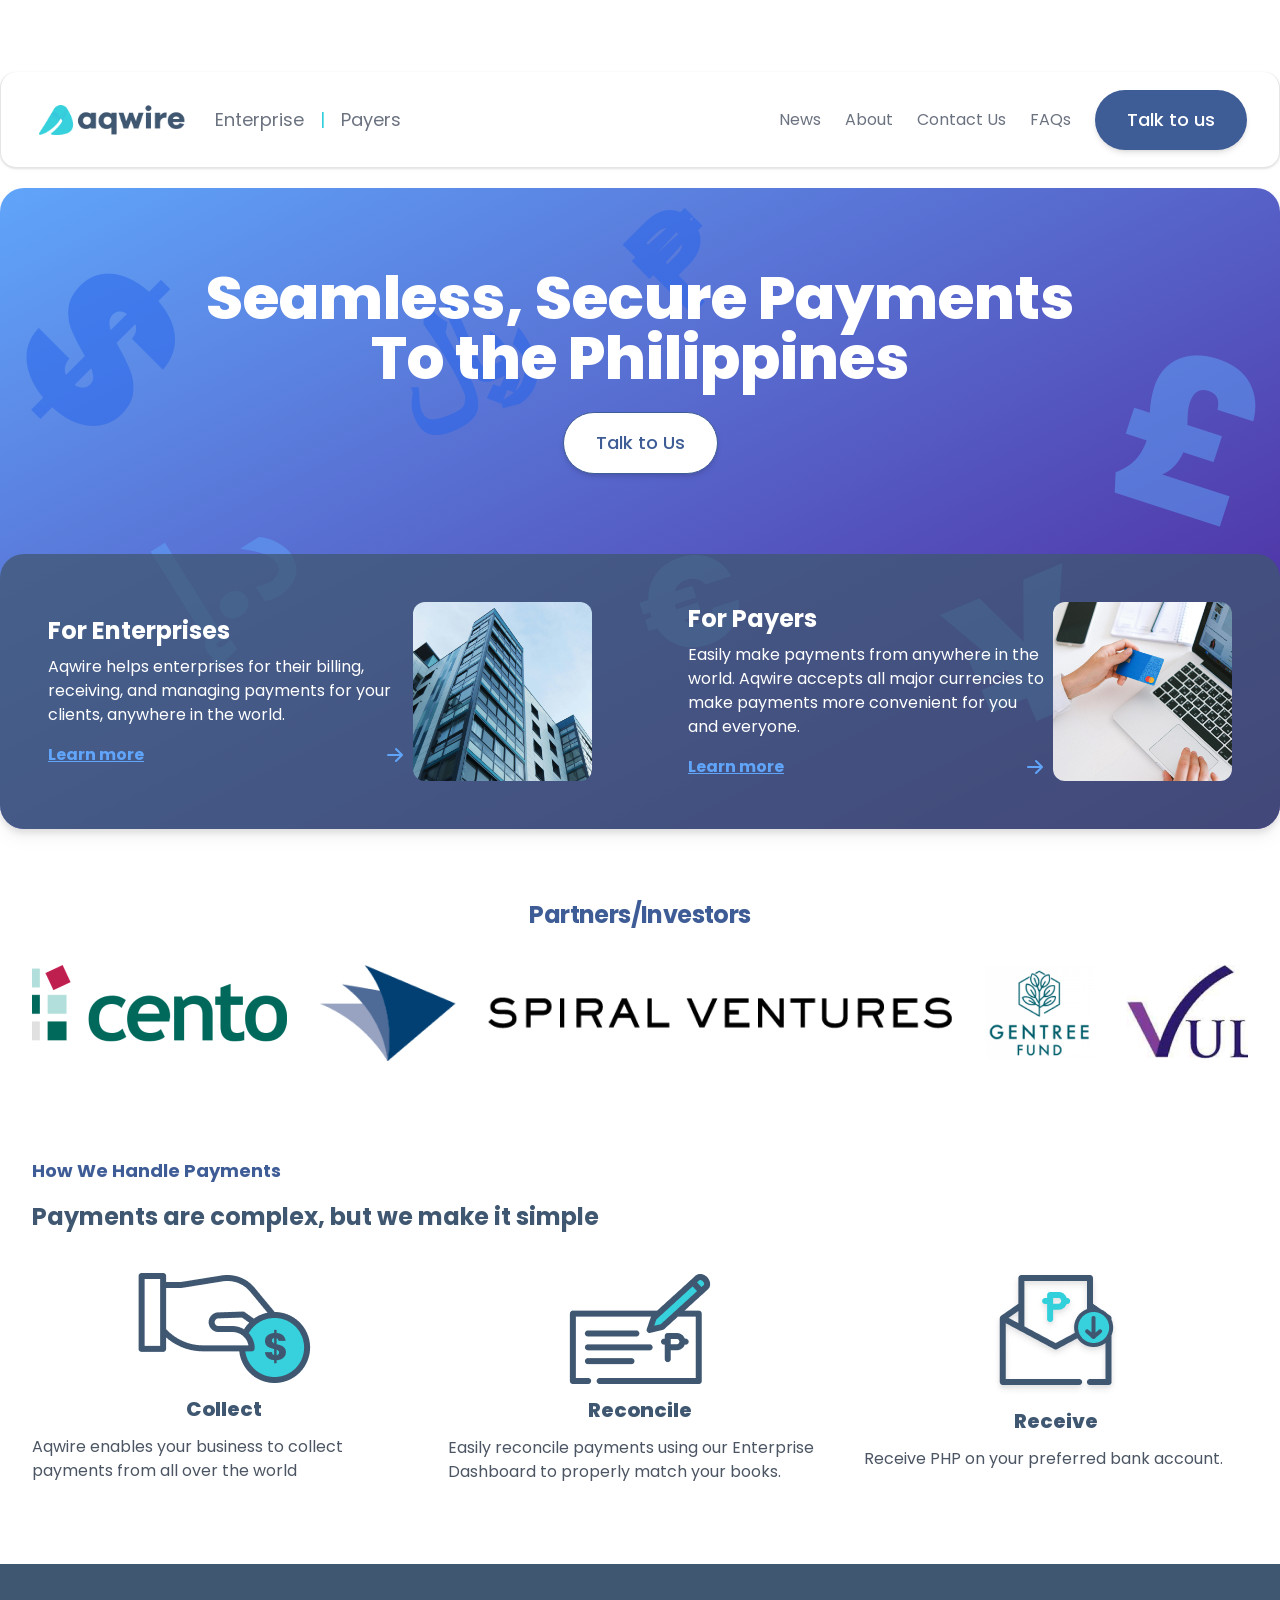
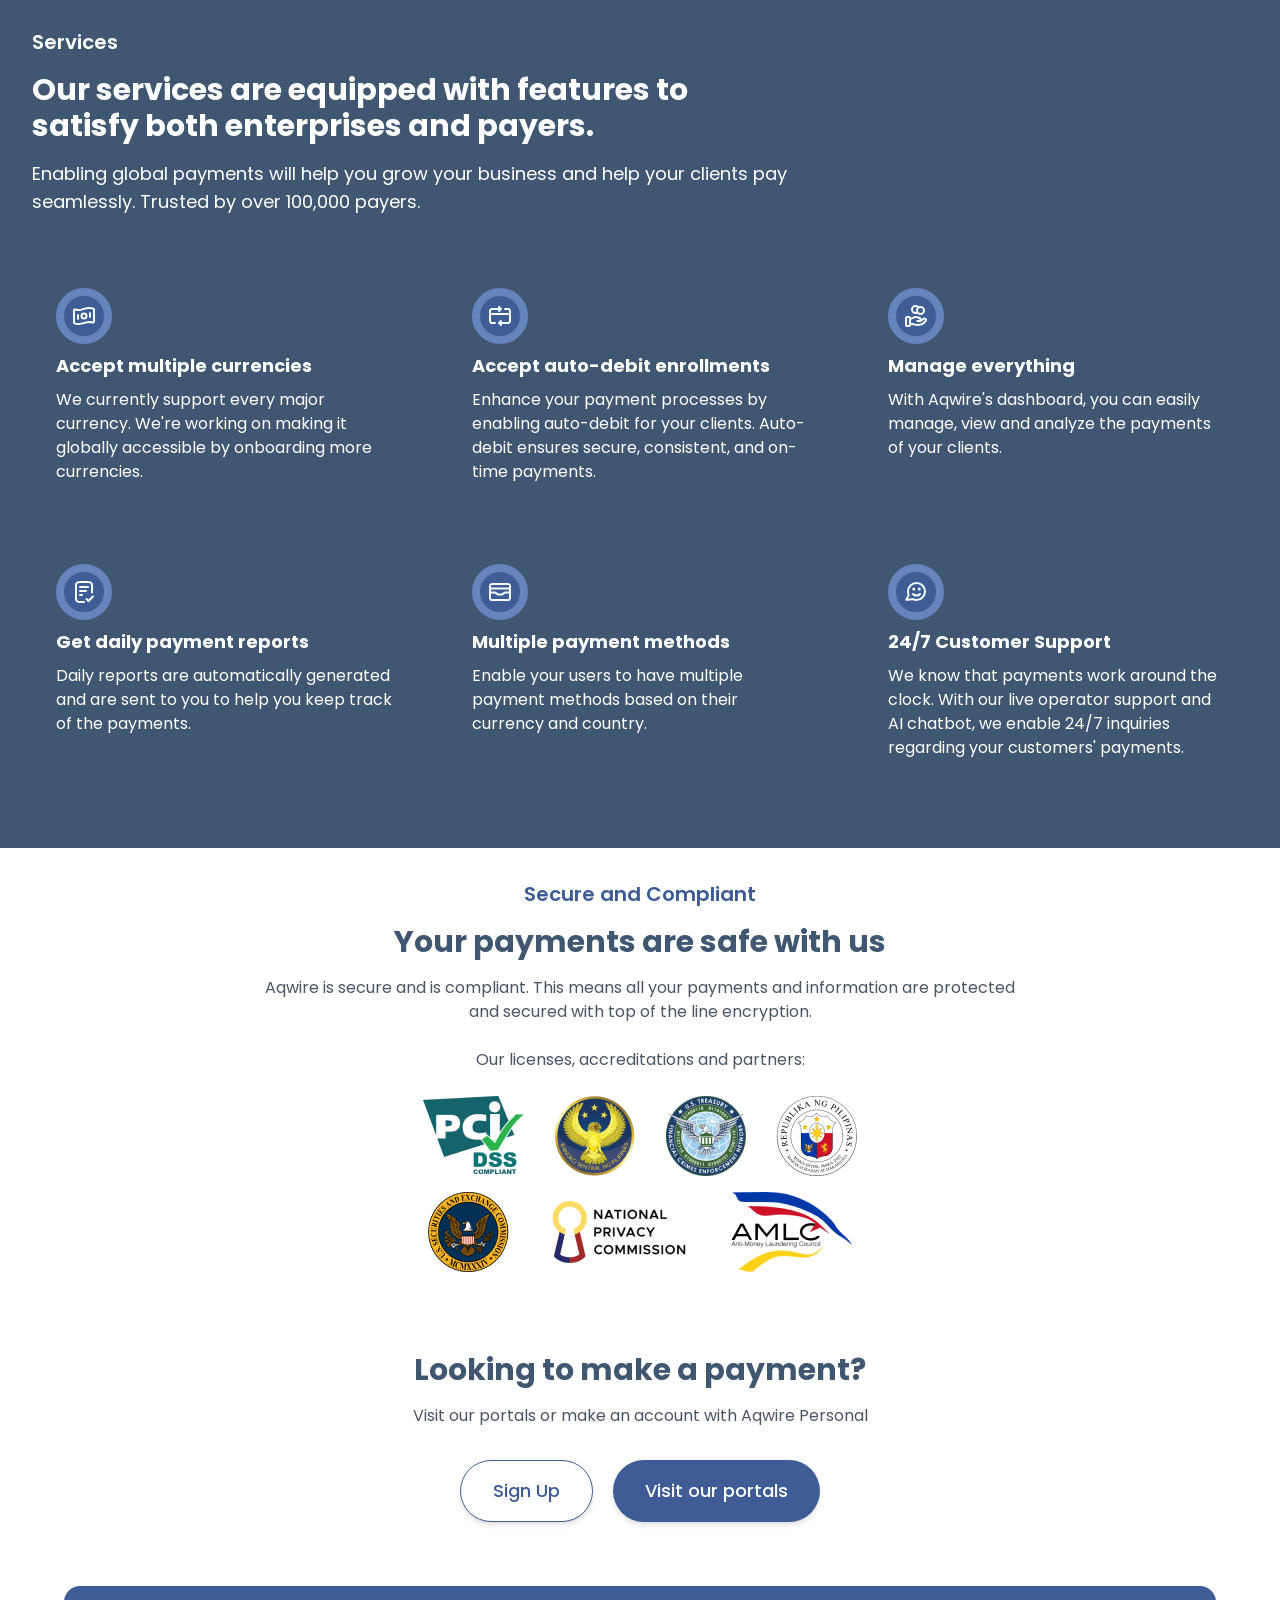
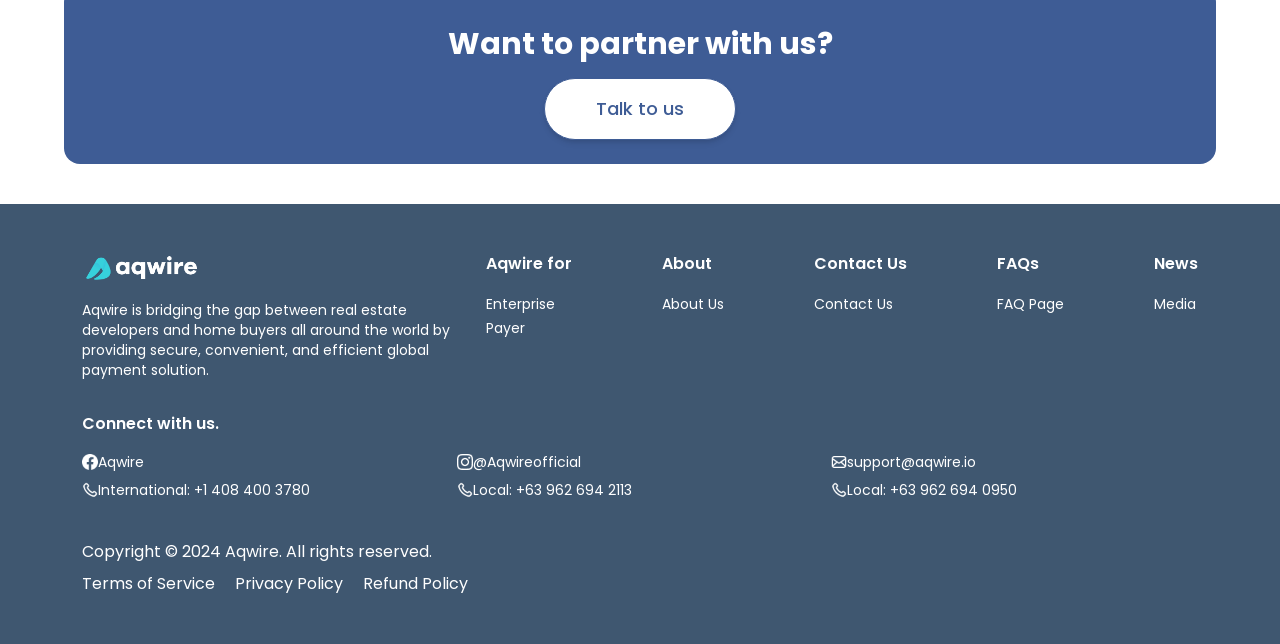
<file: index.html>
<!--Aqwire Main Landing Page-->

<!DOCTYPE html>
<html lang="en">
<head>
    <meta charset="UTF-8">
    <meta name="viewport" content="width=device-width, initial-scale=1.0">
    <title>Aqwire Payments</title>
    <link href="https://fonts.googleapis.com/css2?family=Poppins:wght@400&display=swap" rel="stylesheet">
    <link rel="stylesheet" href="./src/output.css">
    <link rel="icon" type="image/png" href="./assets/favicon.png">


</head>
    <body class="bg-white pt-8">

        <!-- Navbar -->
        <nav class="bg-white max-w-7xl mx-auto border-neutral-200 border-t-0 border shadow h-24 rounded-2xl sticky top-4 z-50 mt-10">
            <div class="flex justify-between items-center w-full mx-8 h-full">
                <div class="flex justify-start gap-6 text-lg text-gray-500 items-center">
                    <a href="./index.html"><img class="h-10 my-auto" src="./assets/logo-brand.png" alt="aqwire-logo"></a>
                    <div class="hidden md:flex gap-4">
                    <a href="./enterprise/index.html" class="nav-link">
                        <span class="nav-link-text">Enterprise</span>
                    </a>
                    <p class="text-aqwire-blue">|</p>
                    <a href="./payers/index.html" class="nav-link">
                        <span class="nav-link-text">Payers</span>
                    </a>
                    </div>
                </div>
                <div class="hidden lg:flex justify-end gap-6 text-gray-500 items-center">
                    <a href="./news/index.html" class="nav-link">
                        <span class="nav-link-text">News</span>
                    </a>
                    <a href="./about/index.html" class="nav-link">
                        <span class="nav-link-text">About</span>
                    </a>
                    <a href="./contact-us/index.html" class="nav-link">
                        <span class="nav-link-text">Contact Us</span>
                    </a>
                    <a href="https://aqwire.zohodesk.com/portal/en/home" class="nav-link">
                        <span class="nav-link-text">FAQs</span>
                    </a>
                    <a href="./contact-us/index.html" class="primary-button">Talk to us</a>
                </div>
                <div class="lg:hidden flex items-center">
                    <button id="menu-btn" class="text-gray-500 focus:outline-none">
                    <svg class="w-6 h-6" fill="none" stroke="currentColor" viewBox="0 0 24 24" xmlns="http://www.w3.org/2000/svg">
                        <path stroke-linecap="round" stroke-linejoin="round" stroke-width="2" d="M4 6h16M4 12h16m-7 6h7"></path>
                    </svg>
                    </button>
                </div>
            </div>
            <!-- Mobile Menu -->
            <div id="menu" class="fixed z-10 pt-24 inset-0 bg-white flex flex-col gap-6 text-center text-gray-500 hidden">
                <button id="close-btn" class="absolute top-8 right-8 text-gray-500 focus:outline-none">
                    <svg class="w-6 h-6" fill="none" stroke="currentColor" viewBox="0 0 24 24" xmlns="http://www.w3.org/2000/svg">
                    <path stroke-linecap="round" stroke-linejoin="round" stroke-width="2" d="M6 18L18 6M6 6l12 12"></path>
                    </svg>
                </button>
                <a href="./enterprise/index.html" class="hover:underline">Aqwire for Enterprises</a>
                <a href="./enterprise/index.html" class="hover:underline">Aqwire for Payers</a>
                <a href="./news/index.html" class="hover:underline">News</a>
                <a href="./about/index.html" class="hover:underline">About</a>
                <a href="./contact-us/index.html" class="hover:underline">Contact Us</a>
                <a href="https://aqwire.zohodesk.com/portal/en/home" class="hover:underline">FAQs</a>
            </div>
        </nav>


    <!-- Hero Section -->
    <article class="lg:mt-10 md:mt-4 bg-transparent">
            <div class="max-w-7xl flex-col  my-5 mx-auto rounded-3xl drop-shadow-lg relative bg-gradient-to-br space-y-20 from-blue-400 to-violet-900 lg:w-full ">
                    <div class="font-extrabold z-0 block overflow-hidden" aria-hidden>
                        <span class="currency-symbol absolute top-2 left-8 z-0 rotate-45 text-[13rem] md:text-[8rem] lg:text-[13rem] opacity-50 text-blue-600 sm:block">
                            &dollar;
                        </span>
                        <span class="currency-symbol absolute -top-6 left-[40rem] z-0 -rotate-45 text-[8rem] md:text-[6rem] lg:text-[8rem] opacity-50 text-blue-600 hidden md:block"> &#8369;</span>
                        <span class="currency-symbol absolute top-[20rem] left-[60rem] z-0 opacity-50 -rotate-[23deg] text-[12rem] md:text-[8rem] lg:text-[12rem] text-blue-400 hidden lg:block"> &yen;</span>
                        <span class="currency-symbol absolute top-[4rem] left-[24rem] z-0 opacity-50 -rotate-[23deg] text-[8rem] md:text-[6rem] lg:text-[8rem] text-blue-600 hidden md:block">  &#xFDFC;</span>
                        <span class="currency-symbol absolute top-[18rem] left-[10rem] z-0 opacity-50 -rotate-[32deg] text-[8rem] md:text-[6rem] lg:text-[8rem] text-blue-400 sm:block"> &#x62f;&#x2e;&#x625;</span>
                        <span class="currency-symbol absolute top-[20rem] left-[40rem] z-0 opacity-50 -rotate-[18deg] text-[8rem] md:text-[6rem] lg:text-[8rem] text-blue-400 hidden md:block"> &euro;</span>
                        <span class="currency-symbol absolute top-[6rem] left-[70rem] z-0 opacity-50 rotate-[18deg] text-[13rem] md:text-[8rem] lg:text-[13rem] text-blue-400 hidden lg:block"> &pound;</span>

                    </div>
                    <div class="mt-10 mx-auto max-w-7xl flex flex-col gap-6 relative text-center">
                        <h1 class="lg:text-6xl block tracking-normal font-extrabold space-y-2 text-white text-3xl md:text-5xl">
                            Seamless, Secure Payments <br> To the Philippines
                        </h1>

                        <a class="secondary-button max-w-80 mx-auto sm:" href="./contact-us/"> Talk to Us</a>

                    </div>

                    <div class="flex flex-col sm:flex-row justify-center  mb-8">
                        <a href="./enterprise/" class=" z-10 bg-primary-blue bg-opacity-75 text-white  sm:rounded-3xl sm:rounded-e-none flex-1  mx-auto group hover:shadow-lg hover:-translate-y-1 duration-300">
                            <div class="flex items gap-2 items-center p-4 lg:p-12">
                                <div class="w-2/3">
                                    <h2 class="font-bold text-2xl mb-2">For Enterprises</h2>
                                    <p class="text-md mb-4">Aqwire helps enterprises for their billing, receiving, and managing payments for your clients, anywhere in the world.</p>
                                    <div class="text-blue-400 underline font-bold flex items-center justify-between">
                                        <span>Learn more</span>
                                        <svg xmlns="http://www.w3.org/2000/svg" class="h-5 w-5 transform group-hover:translate-x-1 transition-transform duration-300" viewBox="0 0 20 20" fill="currentColor">
                                            <path fill-rule="evenodd" d="M10.293 3.293a1 1 0 011.414 0l6 6a1 1 0 010 1.414l-6 6a1 1 0 01-1.414-1.414L14.586 11H3a1 1 0 110-2h11.586l-4.293-4.293a1 1 0 010-1.414z" clip-rule="evenodd" />
                                        </svg>
                                    </div>
                                </div>
                                <div class="w-1/3">
                                    <img class="rounded-xl group-hover:border-aqwire-blue group-hover:border-4 group-hover:duration-100" src="./assets/enterprisephoto-updated.png" alt="">

                                </div>

                            </div>
                        </a>
                        <a href="./payers/" class="z-10 bg-primary-blue bg-opacity-75 text-white rounded-b-3xl sm:rounded-b-none sm:rounded-r-3xl  flex-1 mx-auto group hover:shadow-lg hover:-translate-y-1 duration-300">
                            <div class="flex items gap-2 items-center p-4 lg:p-12">
                                <div class="w-2/3"> <h2 class="font-bold text-2xl mb-2">For Payers</h2>
                                    <p class="text-md mb-4">Easily make payments from anywhere in the world. Aqwire accepts all major currencies to make payments more convenient for you and everyone.</p>
                                    <div class="text-blue-400 underline font-bold flex items-center justify-between">
                                        <span>Learn more</span>
                                        <svg xmlns="http://www.w3.org/2000/svg" class="h-5 w-5 transform group-hover:translate-x-1 transition-transform duration-300" viewBox="0 0 20 20" fill="currentColor">
                                            <path fill-rule="evenodd" d="M10.293 3.293a1 1 0 011.414 0l6 6a1 1 0 010 1.414l-6 6a1 1 0 01-1.414-1.414L14.586 11H3a1 1 0 110-2h11.586l-4.293-4.293a1 1 0 010-1.414z" clip-rule="evenodd" />
                                        </svg>
                                    </div>
                                </div>
                                <div class="w-1/3">
                                    <img class="rounded-xl group-hover:border-aqwire-blue group-hover:border-4 group-hover:duration-100" src="./assets/PayPhoto.png" alt="">
                                </div>
                            </div>
                        </a>
                    </div>
            </div>
        </article>

        <!-- Partner Section -->
        <div class="bg-white py-12">
            <div class="items-center sm:px-6 lg:px-8">
                <h2 class="text-center text-2xl leading-9 font-bold tracking-tight text-cta-blue mb-8">
                    Partners/Investors
                </h2>
                <div class="overflow-hidden w-full mx-auto relative">
                    <div class="carousel-track flex animate-scroll">
                        <!-- Original items -->
                        <div class="carousel-item flex-shrink-0 px-4 transition-transform duration-300 hover:scale-105">
                            <a href="https://www.cento.vc/"><img class="h-16 md:h-20 lg:h-24 object-contain mx-auto" src="./assets/cento.png" alt="Partner 1"></a>
                        </div>
                        <div class="carousel-item flex-shrink-0 px-4 transition-transform duration-300 hover:scale-105">
                            <a href="https://www.spiral-ventures.com/"><img class="h-16 md:h-20 lg:h-24 object-contain mx-auto" src="./assets/spiralventures.png" alt="Partner 2"></a>
                        </div>
                        <div class="carousel-item flex-shrink-0 px-4 transition-transform duration-300 hover:scale-105">
                            <a href="https://www.gentree.asia/"><img class="h-16 md:h-20 lg:h-24 object-contain mx-auto" src="./assets/gentree.png" alt="Partner 3"></a>
                        </div>
                        <div class="carousel-item flex-shrink-0 px-4 transition-transform duration-300 hover:scale-105">
                            <a href="https://www.vulpesventures.com/"><img class="h-16 md:h-20 lg:h-24 object-contain mx-auto" src="./assets/vulpes.png" alt="Partner 4"></a>
                        </div>
                        <div class="carousel-item flex-shrink-0 px-4 transition-transform duration-300 hover:scale-105">
                            <a href="https://www.betatron.co/"><img class="h-16 md:h-20 lg:h-24 object-contain mx-auto" src="./assets/betatron.png" alt="Partner 5"></a>
                        </div>
                        <div class="carousel-item flex-shrink-0 px-4 transition-transform duration-300 hover:scale-105">
                            <a href="https://www.propertyguru.com.sg/"><img class="h-16 md:h-20 lg:h-24 object-contain mx-auto" src="./assets/propertyguru.png" alt="Partner 6"></a>
                        </div>
                        <div class="carousel-item flex-shrink-0 px-4 transition-transform duration-300 hover:scale-105">
                            <a href="http://54.251.84.27/iHub/"><img class="h-16 md:h-20 lg:h-24 object-contain mx-auto" src="./assets/PIHLogo.png" alt="Partner 7"></a>
                        </div>
                        <div class="carousel-item flex-shrink-0 px-4 transition-transform duration-300 hover:scale-105">
                            <a href="https://www.ndc.gov.ph/"><img class="h-16 md:h-20 lg:h-24 object-contain mx-auto" src="./assets/NDCLogo.png" alt="Partner 8"></a>
                        </div>
                        <!-- Duplicate items for continuous scrolling -->
                        <div class="carousel-item flex-shrink-0 px-4 transition-transform duration-300 hover:scale-105">
                            <a href="https://www.cento.vc/"><img class="h-16 md:h-20 lg:h-24 object-contain mx-auto" src="./assets/cento.png" alt="Partner 1"></a>
                        </div>
                        <div class="carousel-item flex-shrink-0 px-4 transition-transform duration-300 hover:scale-105">
                            <a href="https://www.spiral-ventures.com/"><img class="h-16 md:h-20 lg:h-24 object-contain mx-auto" src="./assets/spiralventures.png" alt="Partner 2"></a>
                        </div>
                        <div class="carousel-item flex-shrink-0 px-4 transition-transform duration-300 hover:scale-105">
                            <a href="https://www.gentree.asia/"><img class="h-16 md:h-20 lg:h-24 object-contain mx-auto" src="./assets/gentree.png" alt="Partner 3"></a>
                        </div>
                        <div class="carousel-item flex-shrink-0 px-4 transition-transform duration-300 hover:scale-105">
                            <a href="https://www.vulpesventures.com/"><img class="h-16 md:h-20 lg:h-24 object-contain mx-auto" src="./assets/vulpes.png" alt="Partner 4"></a>
                        </div>
                        <div class="carousel-item flex-shrink-0 px-4 transition-transform duration-300 hover:scale-105">
                            <a href="https://www.betatron.co/"><img class="h-16 md:h-20 lg:h-24 object-contain mx-auto" src="./assets/betatron.png" alt="Partner 5"></a>
                        </div>
                        <div class="carousel-item flex-shrink-0 px-4 transition-transform duration-300 hover:scale-105">
                            <a href="https://www.propertyguru.com.sg/"><img class="h-16 md:h-20 lg:h-24 object-contain mx-auto" src="./assets/propertyguru.png" alt="Partner 6"></a>
                        </div>
                        <div class="carousel-item flex-shrink-0 px-4 transition-transform duration-300 hover:scale-105">
                            <a href="http://54.251.84.27/iHub/"><img class="h-16 md:h-20 lg:h-24 object-contain mx-auto" src="./assets/PIHLogo.png" alt="Partner 7"></a>
                        </div>
                        <div class="carousel-item flex-shrink-0 px-4 transition-transform duration-300 hover:scale-105">
                            <a href="https://www.ndc.gov.ph/"><img class="h-16 md:h-20 lg:h-24 object-contain mx-auto" src="./assets/NDCLogo.png" alt="Partner 8"></a>
                        </div>
                    </div>
                </div>
            </div>
        </div>
    <!--How it works section-->

    <section aria-labelledby="how-we-handle-payments">
        <div class="py-12 max-w-7xl text-center lg:text-left mx-auto mb-8 px-4 sm:px-6 lg:px-8">
            <h3 id="how-we-handle-payments" class="text-cta-blue text-lg font-bold mb-4">How We Handle Payments</h3>
            <h2 class="text-2xl text-primary-blue font-bold mb-10" role="heading" aria-level="2">Payments are complex, but we make it simple</h2>
            <div class="grid grid-cols-1 lg:grid-cols-3 gap-8">
                <div>
                    <img class="mx-auto" src="./assets/collect.png" alt="How It Works 1">
                    <h1 class="text-xl tracking-normal font-extrabold text-primary-blue text-center py-3" role="heading" aria-level="3">Collect</h1>
                    <p class="text-base text-gray-600">Aqwire enables your business to collect payments from all over the world</p>
                </div>
                <div>
                    <img class="mx-auto" src="./assets/reconcile.png" alt="How It Works 2">
                    <h1 class="text-xl tracking-normal font-extrabold text-primary-blue text-center py-3" role="heading" aria-level="3">Reconcile</h1>
                    <p class="text-base text-gray-600">Easily reconcile payments using our Enterprise Dashboard to properly match your books.</p>
                </div>
                <div>
                    <img class="mx-auto" src="./assets/receive.png" alt="How It Works 3">
                    <h1 class="text-xl tracking-normal font-extrabold text-primary-blue text-center py-3" role="heading" aria-level="3">Receive</h1>
                    <p class="text-base text-gray-600">Receive PHP on your preferred bank account.</p>
                </div>
            </div>
        </div>
    </section>
    <!-- Features Section -->
    <section class="bg-primary-blue text-white py-16">
        <div class="max-w-7xl mx-auto px-4 sm:px-6 lg:px-8">
            <div class="text-center lg:text-left mb-12 max-w-3xl mx-auto lg:mx-0">
                <h2 class="text-xl font-semibold mb-4">Services</h2>
                <h3 class="text-3xl font-bold mb-4">Our services are equipped with features to satisfy both enterprises and payers.</h3>
                <p class="text-lg">Enabling global payments will help you grow your business and help your clients pay seamlessly. Trusted by over 100,000 payers.</p>
            </div>
            <div class="grid grid-cols-1 md:grid-cols-2 lg:grid-cols-3 gap-8">
                <div class="bg-transparent p-6 rounded-lg text-center lg:text-left">
                    <svg class="mb-2 mx-auto lg:mx-0" width="56" height="56" viewBox="0 0 56 56" fill="none" xmlns="http://www.w3.org/2000/svg">
                        <rect x="4" y="4" width="48" height="48" rx="24" fill="#3E5C95"/>
                        <rect x="4" y="4" width="48" height="48" rx="24" stroke="#6685BF" stroke-width="8"/>
                        <path d="M22 27V31M34 25V29M33 20C35.4487 20 36.7731 20.3748 37.4321 20.6654C37.5199 20.7042 37.5638 20.7235 37.6904 20.8444C37.7663 20.9168 37.9049 21.1294 37.9405 21.2281C38 21.3927 38 21.4827 38 21.6627V32.4111C38 33.3199 38 33.7743 37.8637 34.0079C37.7251 34.2454 37.5914 34.3559 37.3319 34.4472C37.0769 34.5369 36.562 34.438 35.5322 34.2401C34.8114 34.1017 33.9565 34 33 34C30 34 27 36 23 36C20.5513 36 19.2269 35.6252 18.5679 35.3346C18.4801 35.2958 18.4362 35.2765 18.3096 35.1556C18.2337 35.0832 18.0951 34.8706 18.0595 34.7719C18 34.6073 18 34.5173 18 34.3373L18 23.5889C18 22.6801 18 22.2257 18.1363 21.9921C18.2749 21.7546 18.4086 21.6441 18.6681 21.5528C18.9231 21.4631 19.438 21.562 20.4678 21.7598C21.1886 21.8983 22.0435 22 23 22C26 22 29 20 33 20ZM30.5 28C30.5 29.3807 29.3807 30.5 28 30.5C26.6193 30.5 25.5 29.3807 25.5 28C25.5 26.6193 26.6193 25.5 28 25.5C29.3807 25.5 30.5 26.6193 30.5 28Z" stroke="#F4FDFD" stroke-width="2" stroke-linecap="round" stroke-linejoin="round"/>
                        </svg>
                    <h4 class="text-lg font-bold mb-2">Accept multiple currencies</h4>
                    <p>We currently support every major currency. We're working on making it globally accessible by onboarding more currencies.</p>
                </div>
                <div class="bg-transparent p-6 rounded-lg text-center lg:text-left">
                    <svg class="mb-2 mx-auto lg:mx-0" width="56" height="56" viewBox="0 0 56 56" fill="none" xmlns="http://www.w3.org/2000/svg">
                        <rect x="4" y="4" width="48" height="48" rx="24" fill="#3E5C95"/>
                        <rect x="4" y="4" width="48" height="48" rx="24" stroke="#6685BF" stroke-width="8"/>
                        <path d="M38 26H18M27 35L34.8 35C35.9201 35 36.4802 35 36.908 34.782C37.2843 34.5903 37.5903 34.2843 37.782 33.908C38 33.4802 38 32.9201 38 31.8V24.2C38 23.0799 38 22.5198 37.782 22.092C37.5903 21.7157 37.2843 21.4097 36.908 21.218C36.4802 21 35.9201 21 34.8 21H33M27 35L29 37M27 35L29 33M23 35H21.2C20.0799 35 19.5198 35 19.092 34.782C18.7157 34.5903 18.4097 34.2843 18.218 33.908C18 33.4802 18 32.9201 18 31.8V24.2C18 23.0799 18 22.5198 18.218 22.092C18.4097 21.7157 18.7157 21.4097 19.092 21.218C19.5198 21 20.0799 21 21.2 21H29M29 21L27 23M29 21L27 19" stroke="#F4FDFD" stroke-width="2" stroke-linecap="round" stroke-linejoin="round"/>
                        </svg>
                    <h4 class="text-lg font-bold mb-2">Accept auto-debit enrollments</h4>
                    <p>Enhance your payment processes by enabling auto-debit for your clients. Auto-debit ensures secure, consistent, and on-time payments.</p>
                </div>
                <div class="bg-transparent p-6 rounded-lg text-center lg:text-left">
                    <svg class="mb-2 mx-auto lg:mx-0" width="56" height="56" viewBox="0 0 56 56" fill="none" xmlns="http://www.w3.org/2000/svg">
                        <rect x="4" y="4" width="48" height="48" rx="24" fill="#3E5C95"/>
                        <rect x="4" y="4" width="48" height="48" rx="24" stroke="#6685BF" stroke-width="8"/>
                        <path d="M29.5295 24.3519C28.9571 24.7599 28.2566 25 27.5 25C25.567 25 24 23.433 24 21.5C24 19.567 25.567 18 27.5 18C28.753 18 29.8522 18.6584 30.4705 19.6481M22 36.0872H24.6103C24.9506 36.0872 25.2889 36.1277 25.6188 36.2086L28.3769 36.8789C28.9753 37.0247 29.5988 37.0388 30.2035 36.9214L33.253 36.3281C34.0585 36.1712 34.7996 35.7854 35.3803 35.2205L37.5379 33.1217C38.154 32.5234 38.154 31.5524 37.5379 30.9531C36.9832 30.4134 36.1047 30.3527 35.4771 30.8103L32.9626 32.6449C32.6025 32.9081 32.1643 33.0498 31.7137 33.0498H29.2855L30.8311 33.0498C31.7022 33.0498 32.4079 32.3633 32.4079 31.5159V31.2091C32.4079 30.5055 31.9156 29.892 31.2141 29.7219L28.8286 29.1417C28.4404 29.0476 28.0428 29 27.6431 29C26.6783 29 24.9319 29.7988 24.9319 29.7988L22 31.0249M36 22.5C36 24.433 34.433 26 32.5 26C30.567 26 29 24.433 29 22.5C29 20.567 30.567 19 32.5 19C34.433 19 36 20.567 36 22.5ZM18 30.6L18 36.4C18 36.9601 18 37.2401 18.109 37.454C18.2049 37.6422 18.3578 37.7951 18.546 37.891C18.7599 38 19.0399 38 19.6 38H20.4C20.9601 38 21.2401 38 21.454 37.891C21.6422 37.7951 21.7951 37.6422 21.891 37.454C22 37.2401 22 36.9601 22 36.4V30.6C22 30.0399 22 29.7599 21.891 29.546C21.7951 29.3578 21.6422 29.2049 21.454 29.109C21.2401 29 20.9601 29 20.4 29L19.6 29C19.0399 29 18.7599 29 18.546 29.109C18.3578 29.2049 18.2049 29.3578 18.109 29.546C18 29.7599 18 30.0399 18 30.6Z" stroke="#F4FDFD" stroke-width="2" stroke-linecap="round" stroke-linejoin="round"/>
                        </svg>
                    <h4 class="text-lg font-bold mb-2">Manage everything</h4>
                    <p>With Aqwire's dashboard, you can easily manage, view and analyze the payments of your clients.</p>
                </div>
                <div class="bg-transparent p-6 rounded-lg text-center lg:text-left">
                    <svg class="mb-2 mx-auto lg:mx-0" width="56" height="56" viewBox="0 0 56 56" fill="none" xmlns="http://www.w3.org/2000/svg">
                        <rect x="4" y="4" width="48" height="48" rx="24" fill="#3E5C95"/>
                        <rect x="4" y="4" width="48" height="48" rx="24" stroke="#6685BF" stroke-width="8"/>
                        <path d="M36 28.5V22.8C36 21.1198 36 20.2798 35.673 19.638C35.3854 19.0735 34.9265 18.6146 34.362 18.327C33.7202 18 32.8802 18 31.2 18H24.8C23.1198 18 22.2798 18 21.638 18.327C21.0735 18.6146 20.6146 19.0735 20.327 19.638C20 20.2798 20 21.1198 20 22.8V33.2C20 34.8802 20 35.7202 20.327 36.362C20.6146 36.9265 21.0735 37.3854 21.638 37.673C22.2798 38 23.1198 38 24.8 38H28M30 27H24M26 31H24M32 23H24M30.5 35L32.5 37L37 32.5" stroke="#F4FDFD" stroke-width="2" stroke-linecap="round" stroke-linejoin="round"/>
                        </svg>
                    <h4 class="text-lg font-bold mb-2">Get daily payment reports</h4>
                    <p>Daily reports are automatically generated and are sent to you to help you keep track of the payments.</p>
                </div>
                <div class="bg-transparent p-6 rounded-lg text-center lg:text-left">
                        <svg class="mb-2 mx-auto lg:mx-0" width="56" height="56" viewBox="0 0 56 56" fill="none" xmlns="http://www.w3.org/2000/svg">
                            <rect x="4" y="4" width="48" height="48" rx="24" fill="#3E5C95"/>
                            <rect x="4" y="4" width="48" height="48" rx="24" stroke="#6685BF" stroke-width="8"/>
                            <path d="M38 24.5H18M18 28.5H21.5467C22.0869 28.5 22.357 28.5 22.6181 28.5466C22.85 28.5879 23.0761 28.6563 23.2919 28.7506C23.535 28.8567 23.7598 29.0065 24.2092 29.3062L24.7908 29.6938C25.2402 29.9935 25.465 30.1433 25.7081 30.2494C25.9239 30.3437 26.15 30.4121 26.3819 30.4534C26.643 30.5 26.9131 30.5 27.4533 30.5H28.5467C29.0869 30.5 29.357 30.5 29.6181 30.4534C29.85 30.4121 30.0761 30.3437 30.2919 30.2494C30.535 30.1433 30.7598 29.9935 31.2092 29.6938L31.7908 29.3062C32.2402 29.0065 32.465 28.8567 32.7081 28.7506C32.9239 28.6563 33.15 28.5879 33.3819 28.5466C33.643 28.5 33.9131 28.5 34.4533 28.5H38M18 23.2L18 32.8C18 33.9201 18 34.4802 18.218 34.908C18.4097 35.2843 18.7157 35.5903 19.092 35.782C19.5198 36 20.0799 36 21.2 36L34.8 36C35.9201 36 36.4802 36 36.908 35.782C37.2843 35.5903 37.5903 35.2843 37.782 34.908C38 34.4802 38 33.9201 38 32.8V23.2C38 22.0799 38 21.5198 37.782 21.092C37.5903 20.7157 37.2843 20.4097 36.908 20.218C36.4802 20 35.9201 20 34.8 20L21.2 20C20.0799 20 19.5198 20 19.092 20.218C18.7157 20.4097 18.4097 20.7157 18.218 21.092C18 21.5198 18 22.0799 18 23.2Z" stroke="#F4FDFD" stroke-width="2" stroke-linecap="round" stroke-linejoin="round"/>
                            </svg>

                    <h4 class="text-lg font-bold mb-2">Multiple payment methods</h4>
                    <p>Enable your users to have multiple payment methods based on their currency and country.</p>
                </div>
                <div class="bg-transparent p-6 rounded-lg text-center lg:text-left">
                    <svg class="mb-2 mx-auto lg:mx-0" width="56" height="56" viewBox="0 0 56 56" fill="none" xmlns="http://www.w3.org/2000/svg">
                        <rect x="4" y="4" width="48" height="48" rx="24" fill="#3E5C95"/>
                        <rect x="4" y="4" width="48" height="48" rx="24" stroke="#6685BF" stroke-width="8"/>
                        <path d="M24.9996 30C24.9996 30 26.3121 31.5 28.4996 31.5C30.6871 31.5 31.9996 30 31.9996 30M31.2496 25H31.2596M25.7496 25H25.7596M28.4996 36C33.194 36 36.9996 32.1944 36.9996 27.5C36.9996 22.8056 33.194 19 28.4996 19C23.8052 19 19.9996 22.8056 19.9996 27.5C19.9996 28.45 20.1555 29.3636 20.443 30.2166C20.5512 30.5376 20.6053 30.6981 20.6151 30.8214C20.6247 30.9432 20.6174 31.0286 20.5873 31.1469C20.5568 31.2668 20.4894 31.3915 20.3547 31.6408L18.7191 34.6684C18.4857 35.1002 18.3691 35.3161 18.3952 35.4828C18.4179 35.6279 18.5034 35.7557 18.6288 35.8322C18.7728 35.9201 19.0169 35.8948 19.5052 35.8444L24.6262 35.315C24.7813 35.299 24.8588 35.291 24.9295 35.2937C24.999 35.2963 25.0481 35.3029 25.1159 35.3185C25.1848 35.3344 25.2714 35.3678 25.4448 35.4345C26.3928 35.7998 27.4228 36 28.4996 36ZM31.7496 25C31.7496 25.2761 31.5258 25.5 31.2496 25.5C30.9735 25.5 30.7496 25.2761 30.7496 25C30.7496 24.7239 30.9735 24.5 31.2496 24.5C31.5258 24.5 31.7496 24.7239 31.7496 25ZM26.2496 25C26.2496 25.2761 26.0258 25.5 25.7496 25.5C25.4735 25.5 25.2496 25.2761 25.2496 25C25.2496 24.7239 25.4735 24.5 25.7496 24.5C26.0258 24.5 26.2496 24.7239 26.2496 25Z" stroke="#F4FDFD" stroke-width="2" stroke-linecap="round" stroke-linejoin="round"/>
                        </svg>
                    <h4 class="text-lg font-bold mb-2">24/7 Customer Support</h4>
                    <p>We know that payments work around the clock. With our live operator support and AI chatbot, we enable 24/7 inquiries regarding your customers' payments.</p>
                </div>
            </div>
        </div>
    </section>

    <!-- Security Section -->
    <section class="text-primary-blue p-8">
        <div class="max-w-7xl mx-auto px-4 sm:px-6 lg:px-8">
            <div class="text-center justify-center w-full mb-12 mx-auto max-w-3xl">
                <h2 class="text-xl text-cta-blue font-semibold mb-4">Secure and Compliant</h2>
                <h3 class="text-3xl font-bold mb-4">Your payments are safe with us</h3>
                <p class="mb-6 text-gray-600">Aqwire is secure and is compliant. This means all your payments and information are protected and secured with top of the line encryption.</p>
                <p class="text-gray-600">Our licenses, accreditations and partners:</p>
                <div class="mt-6 gap-4 flex flex-wrap mx-auto w-full max-w-md">
                    <div class="col-span-1 mx-auto ">
                        <img class="max-h-20" src="./assets/pcidss.png" alt="Security Partner 1">
                    </div>
                    <div class="col-span-1 mx-auto ">
                        <img class="max-h-20" src="./assets/bsp.png" alt="Security Partner 2">
                    </div>
                    <div class="col-span-1 mx-auto ">
                        <img class="max-h-20" src="./assets/ustreasury.png" alt="Security Partner 5">
                    </div>
                    <div class="col-span-1 mx-auto ">
                        <img class="max-h-20" src="./assets/phrepublic.png" alt="Security Partner 6">
                    </div>
                    <div class="col-span-1 mx-auto ">
                        <img class="max-h-20" src="./assets/sec.png" alt="Security Partner 7">
                    </div>
                    <div class="col-span-1 mx-auto ">
                        <img class=" max-h-20" src="./assets/npc.png" alt="Security Partner 3">
                    </div>
                    <div class="col-span-1 mx-auto ">
                        <img class="max-h-20" src="./assets/amlc.png" alt="Security Partner 4">
                    </div>
                </div>

                </div>

            </div>

        </section>

    <!-- Payer Section -->
    <section class="text-primary-blue text-center justify-center pb-8">
        <div>
            <h1 class="text-3xl font-bold mb-4">Looking to make a payment?</h2>
            <p class="text-gray-600 mb-4">Visit our portals or make an account with Aqwire Personal</p>
                <div class="flex justify-center flex-col sm:flex-row m-8 gap-5">
                    <a href="https://app.aqwire.io" class="secondary-button ">Sign Up</a>
                    <a href="https://pay.aqwire.io" class="primary-button">Visit our portals</a>
                </div>
        </div>
    </section>

    <!--Contact Us Section-->
    <section class="mb-10">
            <div class="z-10 container max-w-7xl mx-auto p-6 rounded-2xl bg-cta-blue">
                <h1 class="text-white flex justify-center sm:text-2xl md:text-3xl font-bold mt-4 mb-4">Want to partner with us?</h2>
                <div class="flex justify-center">
                        <a href="./contact-us/" class="secondary-button w-48">Talk to us</a>
                </div>
            </div>
    </section>

 <!-- Footer Section -->
  <footer class="bg-primary-blue text-white py-12">
    <div class="max-w-7xl mx-auto md:px-6 lg:px-8">
        <div class="flex gap-8 mb-8">
            <div class="w-1/3 flex-shrink-0">
                <img class="h-8 mb-4" src="./assets/logo-aqua-white.png" alt="Aqwire Logo">
                <p class="text-sm">Aqwire is bridging the gap between real estate developers and home buyers all around the world by providing secure, convenient, and efficient global payment solution.</p>
            </div>
            <div class="flex flex-col sm:flex-row sm:flex-wrap lg:flex-nowrap w-full justify-between gap-6 lg:gap-8">
                <div  class="min-w-[200px]">
                    <h4 class="font-semibold mb-2 md:mb-4">Aqwire for</h4>
                    <ul>
                        <li><a href="./enterprise/index.html" class="text-sm hover:underline">Enterprise</a></li>
                        <li><a href="./payers/index.html" class="text-sm hover:underline">Payer</a></li>
                    </ul>
                </div>
                <div  class="min-w-[200px]">
                    <h4 class="font-semibold mb-2 md:mb-4">About</h4>
                    <ul>
                        <li><a href="./about/index.html" class="text-sm hover:underline">About Us</a></li>
                    </ul>
                </div>
                <div  class="min-w-[200px]">
                    <h4 class="font-semibold mb-2 md:mb-4">Contact Us</h4>
                    <ul>
                        <li><a href="./contact-us/index.html" class="text-sm hover:underline">Contact Us</a></li>
                    </ul>
                </div>
                <div  class="min-w-[200px]">
                    <h4 class="font-semibold mb-2 md:mb-4">FAQs</h4>
                    <ul>
                        <li><a href="https://aqwire.zohodesk.com/portal/en/home" class="text-sm hover:underline">FAQ Page</a></li>
                    </ul>
                </div>
                <div  class="min-w-[200px]">
                    <h4 class="font-semibold mb-2 md:mb-4">News</h4>
                    <ul>
                        <li><a href="./news/index.html" class="text-sm hover:underline">Media</a></li>
                    </ul>
                </div>
            </div>
        </div>
        <div class="mb-10 sm:col-span-2 lg:col-span-7">
            <h4 class="font-semibold mb-4">Connect with us.</h4>
            <ul class="grid grid-cols-1 sm:grid-cols-2 lg:grid-cols-3 gap-2">
                <li><a href="https://www.facebook.com/Aqwireofficial" class="text-sm flex items-center hover:underline"><img src="./assets/facebook-icon.png" alt="" class="h-4 w-4 mr-2 flex-shrink-0"><span>Aqwire</span></a></li>
                <li><a href="https://www.instagram.com/aqwireofficial/" class="text-sm flex items-center hover:underline"><img src="./assets/instagram-icon.png" alt="" class="h-4 w-4 mr-2 flex-shrink-0"><span>@Aqwireofficial</span></a></li>
                <li><a href="mailto:support@aqwire.io" class="text-sm flex items-center hover:underline"><img src="./assets/mail-02.png" alt="" class="h-4 w-4 mr-2 flex-shrink-0"><span>support@aqwire.io</span></a></li>
                <li><a href="tel:+14084003780" class="text-sm flex items-center hover:underline"><img src="./assets/phone.png" alt="" class="h-4 w-4 mr-2 flex-shrink-0"><span>International: +1 408 400 3780</span></a></li>
                <li><a href="tel:+639626942113" class="text-sm flex items-center hover:underline"><img src="./assets/phone.png" alt="" class="h-4 w-4 mr-2 flex-shrink-0"><span>Local: +63 962 694 2113</span></a></li>
                <li><a href="tel:+639626940950" class="text-sm flex items-center hover:underline"><img src="./assets/phone.png" alt="" class="h-4 w-4 mr-2 flex-shrink-0"><span>Local: +63 962 694 0950</span></a></li>
            </ul>
        </div>
        <div class="mt-10">
            <p>Copyright © 2024 Aqwire. All rights reserved.</p>
            <div class="mt-2 space-x-4">
                <a href="./terms-of-service/" class="hover:underline">Terms of Service</a>
                <a href="./privacy-policy/" class="hover:underline">Privacy Policy</a>
                <a href="./refund-policy/" class="hover:underline">Refund Policy</a>
            </div>
        </div>
    </div>
</footer>

    <script>
        //Navbar Toggle
        const menuBtn = document.getElementById('menu-btn');
        const closeBtn = document.getElementById('close-btn');
        const menu = document.getElementById('menu');

        let isMenuOpen = false;

        function toggleMenu() {
            if (isMenuOpen) {
            menu.classList.remove('slide-in');
            menu.classList.add('slide-out');
            setTimeout(() => {
                menu.classList.add('hidden');
            }, 300);
            }
            else {
            menu.classList.remove('hidden');
            menu.classList.remove('slide-out');
            menu.classList.add('slide-in');
            }
            isMenuOpen = !isMenuOpen;
        }

        menuBtn.addEventListener('click', toggleMenu);
        closeBtn.addEventListener('click', toggleMenu);


        document.addEventListener('DOMContentLoaded', function() {
            const track = document.querySelector('.carousel-track');
            const items = document.querySelectorAll('.carousel-item');
            let scrollPosition = 0;
            const scrollSpeed = 1; // Adjust this value to change the scroll speed
            let isScrolling = true;

            function scrollCarousel() {
                if (isScrolling) {
                    scrollPosition += scrollSpeed;
                    if (scrollPosition >= track.scrollWidth / 2) {
                        scrollPosition = 0;
                    }
                    track.style.transform = `translateX(-${scrollPosition}px)`;
                }
                requestAnimationFrame(scrollCarousel);
            }

            // Start the scrolling animation
            scrollCarousel();

            // Add event listeners to stop and resume scrolling on hover
            items.forEach(item => {
                item.addEventListener('mouseenter', () => {
                    isScrolling = false;
                });
                item.addEventListener('mouseleave', () => {
                    isScrolling = true;
                });
            });
        });



  // Aqwarta Modal Show/Hide Logic with localStorage
document.addEventListener('DOMContentLoaded', function() {
  const aqwartaModal = document.getElementById('aqwartaModal');
  const closeAqwartaModalBtn = document.getElementById('closeAqwartaModal');

  // Check if modal was already shown
  if (!localStorage.getItem('aqwartaModalShown')) {
    if (aqwartaModal) aqwartaModal.style.display = 'flex';
  } else {
    if (aqwartaModal) aqwartaModal.style.display = 'none';
  }

  // Close modal on click and set localStorage flag
  if (closeAqwartaModalBtn) {
    closeAqwartaModalBtn.addEventListener('click', function() {
      aqwartaModal.style.display = 'none';
      localStorage.setItem('aqwartaModalShown', 'true');
    });
  }
});


        </script>





<script>window.$zoho=window.$zoho || {};$zoho.salesiq=$zoho.salesiq||{ready:function(){}}</script><script id="zsiqscript" src="https://salesiq.zohopublic.com/widget?wc=siqde9a5e9616e695b3811e405eeabca06ff844a54a0f16df522da84cc9d85425e1" defer></script>

    </body>
</html>
</file>
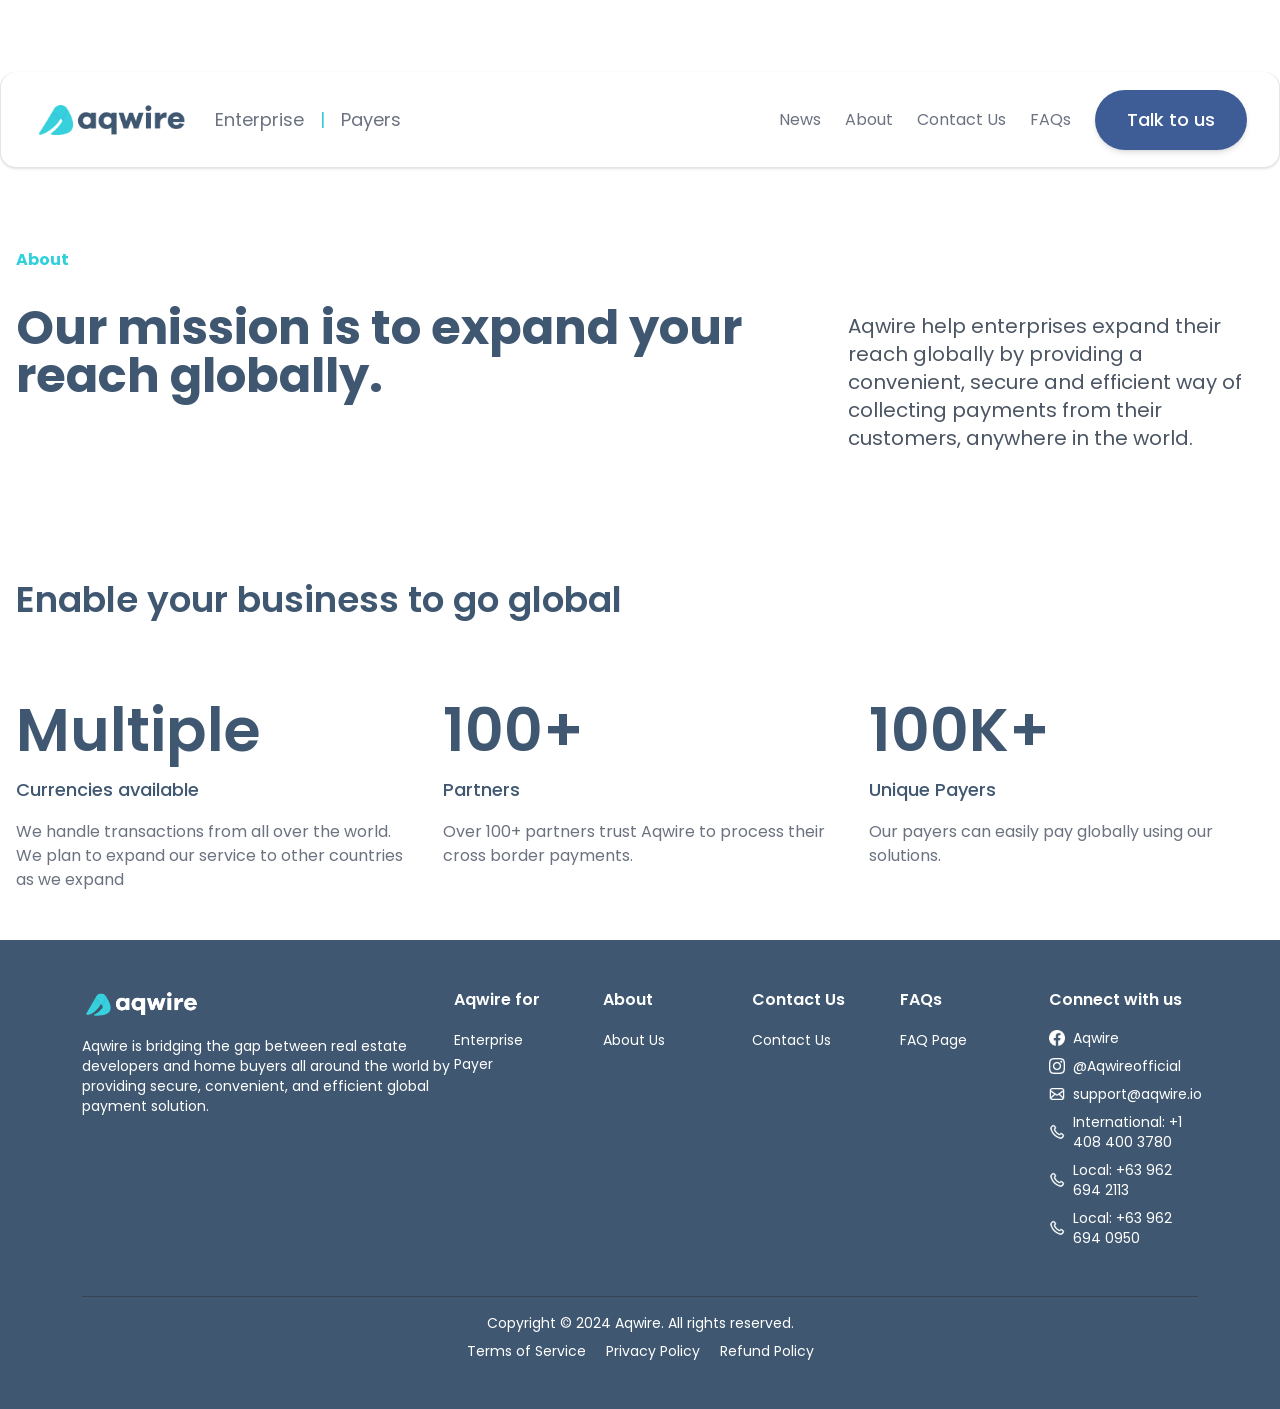
<file: about/index.html>
<!-- About Us -->
<!DOCTYPE html>
<html lang="en">
<head>
    <meta charset="UTF-8">
    <meta name="viewport" content="width=device-width, initial-scale=1.0">
    <title>About Aqwire</title>
    <link href="https://fonts.googleapis.com/css2?family=Poppins:wght@400&display=swap" rel="stylesheet">
    <link rel="stylesheet" href="../src/output.css">
    <link rel="icon" type="image/png" href="../assets/favicon.png">
    
</head>  
    
<body class="bg-white pt-8">
    <!-- Navbar -->
        <nav class="bg-white max-w-7xl mx-auto border-neutral-200 border-t-0 border shadow h-24 rounded-2xl sticky top-4 z-50 mt-10">
            <div class="flex justify-between items-center w-full mx-8 h-full">
                <div class="flex justify-start gap-6 text-lg text-gray-500 items-center">
                    <a href="../index.html"><img class="h-10 my-auto" src="../assets/logo-brand.png" alt="aqwire-logo"></a>
                    <div class="hidden md:flex gap-4">
                    <a href="../enterprise/index.html" class="nav-link">
                        <span class="nav-link-text">Enterprise</span>
                    </a>
                    <p class="text-aqwire-blue">|</p>
                    <a href="../payers/index.html" class="nav-link">
                        <span class="nav-link-text">Payers</span>
                    </a>
                    </div>
                </div>
                <div class="hidden lg:flex justify-end gap-6 text-gray-500 items-center">
                    <a href="../news/index.html" class="nav-link">
                        <span class="nav-link-text">News</span>
                    </a>
                    <a href="../about/index.html" class="nav-link">
                        <span class="nav-link-text">About</span>
                    </a>
                    <a href="../contact-us/index.html" class="nav-link">
                        <span class="nav-link-text">Contact Us</span>
                    </a>
                    <a href="https://aqwire.zohodesk.com/portal/en/home" class="nav-link">
                        <span class="nav-link-text">FAQs</span>
                    </a>
                    <a href="../contact-us/index.html" class="primary-button">Talk to us</a>
                </div>
                <div class="lg:hidden flex items-center">
                    <button id="menu-btn" class="text-gray-500 focus:outline-none">
                    <svg class="w-6 h-6" fill="none" stroke="currentColor" viewBox="0 0 24 24" xmlns="http://www.w3.org/2000/svg">
                        <path stroke-linecap="round" stroke-linejoin="round" stroke-width="2" d="M4 6h16M4 12h16m-7 6h7"></path>
                    </svg>
                    </button>
                </div>
            </div>
            <!-- Mobile Menu -->
            <div id="menu" class="fixed z-10 pt-24 inset-0 bg-white flex flex-col gap-6 text-center text-gray-500 hidden">
                <button id="close-btn" class="absolute top-8 right-8 text-gray-500 focus:outline-none">
                    <svg class="w-6 h-6" fill="none" stroke="currentColor" viewBox="0 0 24 24" xmlns="http://www.w3.org/2000/svg">
                    <path stroke-linecap="round" stroke-linejoin="round" stroke-width="2" d="M6 18L18 6M6 6l12 12"></path>
                    </svg>
                </button>
                <a href="../enterprise/index.html" class="hover:underline">Aqwire for Enterprises</a>
                <a href="../enterprise/index.html" class="hover:underline">Aqwire for Payers</a>
                <a href="../news/index.html" class="hover:underline">News</a>
                <a href="../about/index.html" class="hover:underline">About</a>
                <a href="../contact-us/index.html" class="hover:underline">Contact Us</a>
                <a href="https://aqwire.zohodesk.com/portal/en/home" class="hover:underline">FAQs</a>
            </div>
        </nav>
    
    
    <article class="max-w-7xl flex flex-col lg:flex-row mx-auto py-20 px-4 text-gray-600">
        <div class="lg:w-2/3 flex flex-col text-center lg:text-start gap-8">
            <h1 class="text-aqwire-blue font-bold">
                About
            </h1>
            <h2 class="text-primary-blue font-bold text-5xl">
                Our mission is to expand your reach globally.
            </h2>


        </div>
        <div class="lg:w-1/3 pt-16 text-xl text-center lg:text-start">
            Aqwire help enterprises expand their reach globally by providing a convenient, secure and efficient way of collecting payments from their customers, anywhere in the world.
        </div>

    </article>
        <!--Statistics Section-->
    <article class="max-w-7xl mx-auto py-12 px-4 text-center lg:text-start">
        <h4 class="text-4xl font-semibold text-primary-blue mb-20">Enable your business to go global</h4>
        <div class="grid lg:grid-cols-3 md:grid-cols-3 grid-cols-1 gap-8">
            <div class="space-y-4">
                <h2 class="text-6xl text-primary-blue font-semibold">Multiple</h2>
                <h4 class="text-lg text-primary-blue font-medium">Currencies available</h4>
                <p class="text-base text-gray-500">We handle transactions from all over the world. We plan to expand our service to other countries as we expand</p>
            </div>
            <div class="space-y-4">
                <h2 class="text-6xl text-primary-blue font-semibold">100+</h2>
                <h4 class="text-lg text-primary-blue font-medium">Partners</h4>
                <p class="text-base text-gray-500">Over 100+ partners trust Aqwire to process their cross border payments.</p>
            </div>
            <div class="space-y-4">
                <h2 class="text-6xl text-primary-blue font-semibold">100K+</h2>
                <h4 class="text-lg text-primary-blue font-medium">Unique Payers</h4>
                <p class="text-base text-gray-500">Our payers can easily pay globally using our solutions.</p>
            </div>
        </div>
        
    </article>

  <!-- Footer Section -->
  <footer class="bg-primary-blue text-white py-12">
    <div class="max-w-7xl mx-auto md:px-6 lg:px-8">
        <div class="flex flex-wrap justify-between">
            <div class="w-full md:w-1/3 mb-8 md:mb-0">
                <img class="h-8 mb-4" src="../assets/logo-aqua-white.png" alt="Aqwire Logo">
                <p class="text-sm">Aqwire is bridging the gap between real estate developers and home buyers all around the world by providing secure, convenient, and efficient global payment solution.</p>
            </div>
            <div class="w-full md:w-2/3 flex flex-wrap justify-between">
                <div class="w-full sm:w-1/2 md:w-1/5 mb-2 md:mb-4">
                    <h4 class="font-semibold mb-2 md:mb-4">Aqwire for</h4>
                    <ul>
                        <li><a href="../enterprise/" class="text-sm hover:underline">Enterprise</a></li>
                        <li><a href="../payers/" class="text-sm hover:underline">Payer</a></li>
                    </ul>
                </div>
                <div class="w-full sm:w-1/2 md:w-1/5 mb-2 md:mb-4">
                    <h4 class="font-semibold mb-2 md:mb-4">About</h4>
                    <ul>
                        <li><a href="../about/" class="text-sm hover:underline">About Us</a></li>
                    </ul>
                </div>
                <div class="w-full sm:w-1/2 md:w-1/5 mb-2 md:mb-4">
                    <h4 class="font-semibold mb-2 md:mb-4">Contact Us</h4>
                    <ul>
                        <li><a href="../contact-us/" class="text-sm hover:underline">Contact Us</a></li>
                    </ul>
                </div>
                <div class="w-full sm:w-1/2 md:w-1/5 mb-2 md:mb-4">
                    <h4 class="font-semibold mb-2 md:mb-4">FAQs</h4>
                    <ul>
                        <li><a href="https://aqwire.zohodesk.com/portal/en/home" class="text-sm hover:underline">FAQ Page</a></li>
                    </ul>
                </div>
                <div class="w-full sm:w-1/2 md:w-1/5 mb-2 md:mb-4">
                    <h4 class="font-semibold mb-2 md:mb-4">Connect with us</h4>
                    <ul class="space-y-2">
                        <li><a href="https://www.facebook.com/Aqwireofficial" class="text-sm flex items-center space-x-2 hover:underline"><img src="../assets/facebook-icon.png" alt="Facebook" class="h-4 w-4"> <span>Aqwire</span></a></li>
                        <li><a href="https://www.instagram.com/aqwireofficial/" class="text-sm flex items-center space-x-2 hover:underline"><img src="../assets/instagram-icon.png" alt="Instagram" class="h-4 w-4"> <span>@Aqwireofficial</span></a></li>
                        <li><a href="mailto:support@aqwire.io" class="text-sm flex items-center space-x-2 hover:underline"><img src="../assets/mail-02.png" alt="Email" class="h-4 w-4"> <span>support@aqwire.io</span></a></li>
                        <li><a href="tel:+1 408 400 3780" class="text-sm flex items-center space-x-2 hover:underline"><img src="../assets/phone.png" alt="Phone" class="h-4 w-4"> <span>International: +1 408 400 3780</span></a></li>
                        <li><a href="tel:+63 962 694 2113" class="text-sm flex items-center space-x-2 hover:underline"><img src="../assets/phone.png" alt="Phone" class="h-4 w-4"> <span>Local: +63 962 694 2113</span></a></li>
                        <li><a href="tel:+63 962 694 0950" class="text-sm flex items-center space-x-2 hover:underline"><img src="../assets/phone.png" alt="Phone" class="h-4 w-4"> <span>Local: +63 962 694 0950</span></a></li>
                    </ul>
                </div>
            </div>
        </div>
        <div class="mt-8 border-t border-gray-700 pt-4 text-sm text-center">
            <p>Copyright © 2024 Aqwire. All rights reserved.</p>
            <div class="mt-2 space-x-4">
                <a href="../terms-of-service/" class="hover:underline">Terms of Service</a>
                <a href="../privacy-policy/" class="hover:underline">Privacy Policy</a>
                <a href="../refund-policy/" class="hover:underline">Refund Policy</a>
            </div>
        </div>
    </div>
</footer>

    <script>
    document.addEventListener('DOMContentLoaded', function() {
        const menuBtn = document.getElementById('menu-btn');
        const closeBtn = document.getElementById('close-btn');
        const menu = document.getElementById('menu');

        let isMenuOpen = false;

        function toggleMenu() {
            if (isMenuOpen) {
                menu.classList.remove('slide-in');
                menu.classList.add('slide-out');
                setTimeout(() => {
                    menu.classList.add('hidden');
                }, 300); // Adjust this timeout to match your slide-out animation duration
            } else {
                menu.classList.remove('hidden');
                menu.classList.remove('slide-out');
                menu.classList.add('slide-in');
            }
            isMenuOpen = !isMenuOpen;
        }

        menuBtn.addEventListener('click', toggleMenu);
        closeBtn.addEventListener('click', toggleMenu);
    });

    
    </script> 
   <script>window.$zoho=window.$zoho || {};$zoho.salesiq=$zoho.salesiq||{ready:function(){}}</script><script id="zsiqscript" src="https://salesiq.zohopublic.com/widget?wc=siqde9a5e9616e695b3811e405eeabca06ff844a54a0f16df522da84cc9d85425e1" defer></script>

</body>
</html>
</file>
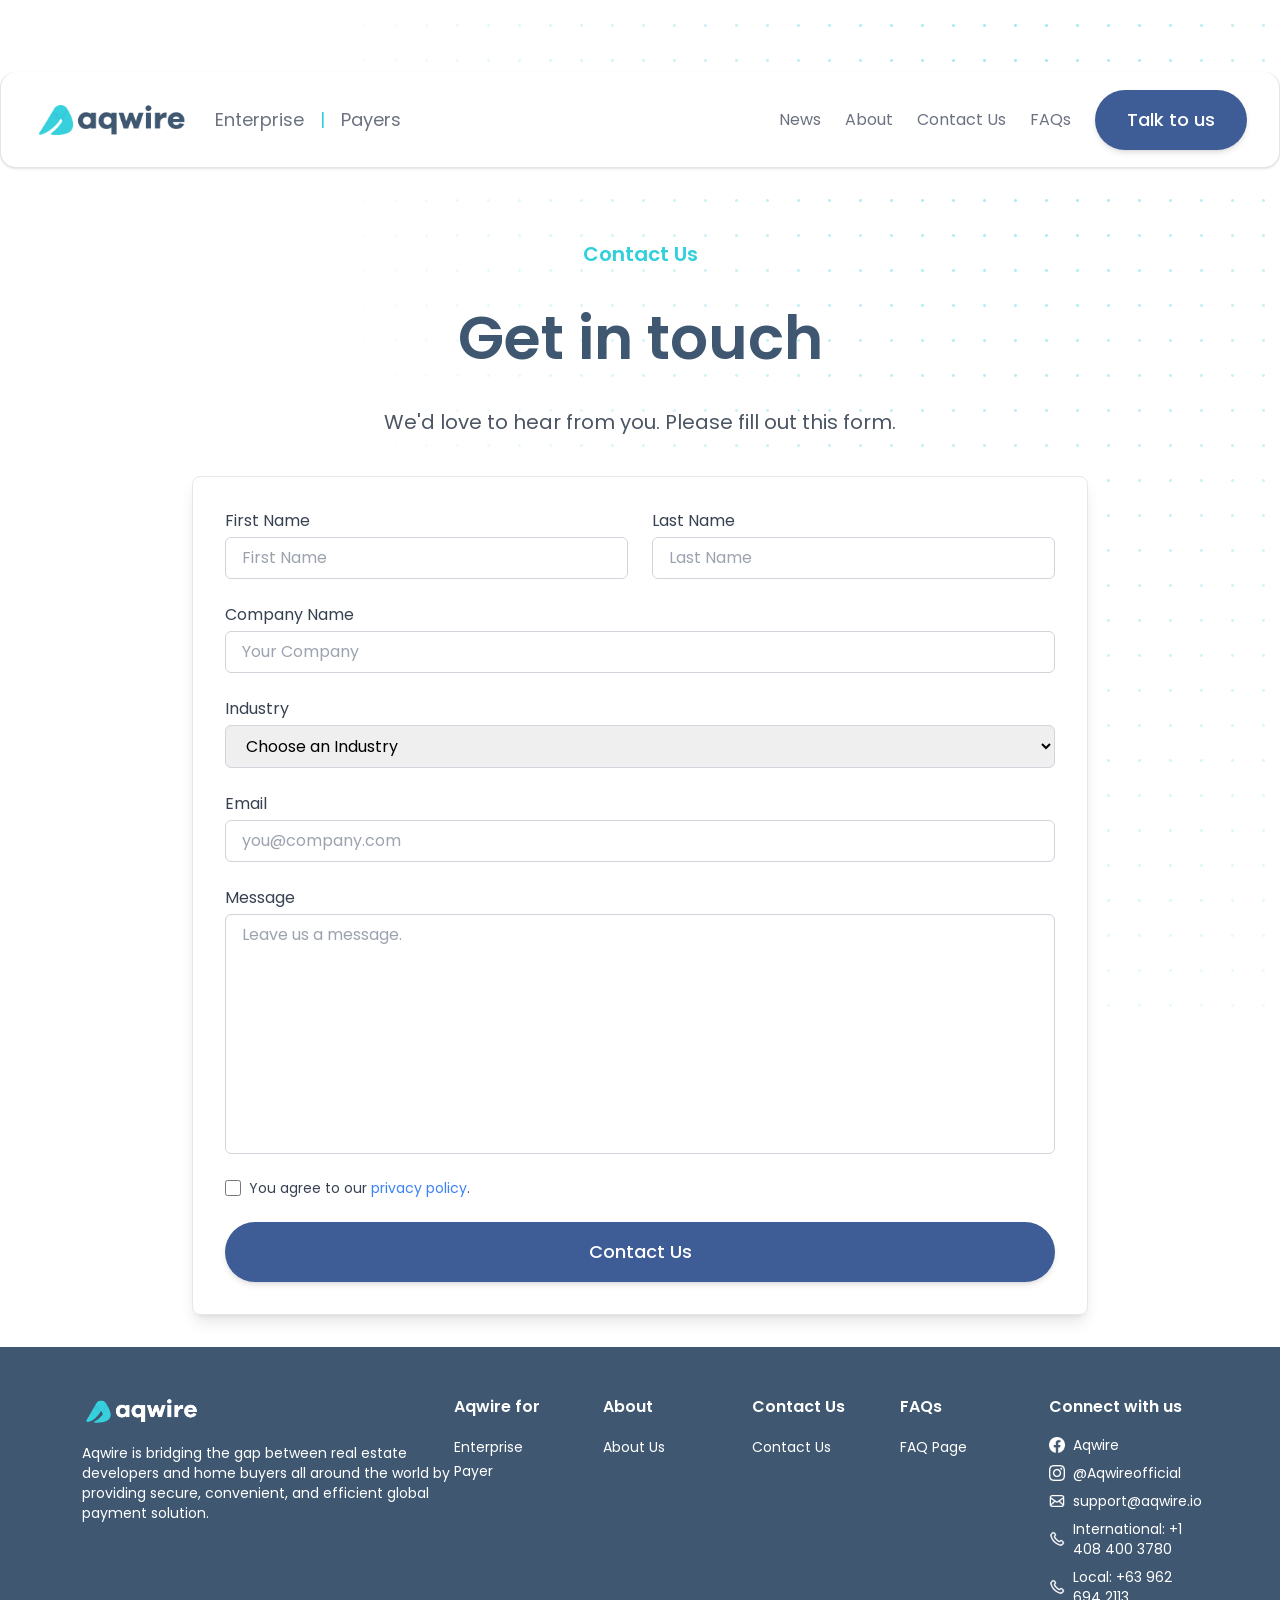
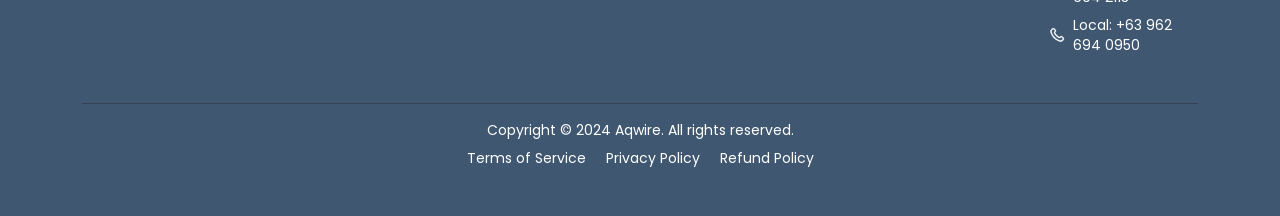
<file: contact-us/index.html>
<!--Aqwire Main Landing Page-->

<!DOCTYPE html>
<html lang="en">
<head>
    <meta charset="UTF-8">
    <meta name="viewport" content="width=device-width, initial-scale=1.0">
    <title>Contact Us</title>
    <link href="https://fonts.googleapis.com/css2?family=Poppins:wght@400&display=swap" rel="stylesheet">
    <link rel="stylesheet" href="../src/output.css">
    <link rel="icon" type="image/png" href="../assets/favicon.png">
    <script src="https://challenges.cloudflare.com/turnstile/v0/api.js" async defer></script>
</head>
    <body class="bg-white pt-8">

         <!-- Navbar -->
        <nav class="bg-white max-w-7xl mx-auto border-neutral-200 border-t-0 border shadow h-24 rounded-2xl sticky top-4 z-50 mt-10">
            <div class="flex justify-between items-center w-full mx-8 h-full">
                <div class="flex justify-start gap-6 text-lg text-gray-500 items-center">
                    <a href="../index.html"><img class="h-10 my-auto" src="../assets/logo-brand.png" alt="aqwire-logo"></a>
                    <div class="hidden md:flex gap-4">
                    <a href="../enterprise/index.html" class="nav-link">
                        <span class="nav-link-text">Enterprise</span>
                    </a>
                    <p class="text-aqwire-blue">|</p>
                    <a href="../payers/index.html" class="nav-link">
                        <span class="nav-link-text">Payers</span>
                    </a>
                    </div>
                </div>
                <div class="hidden lg:flex justify-end gap-6 text-gray-500 items-center">
                    <a href="../news/index.html" class="nav-link">
                        <span class="nav-link-text">News</span>
                    </a>
                    <a href="../about/index.html" class="nav-link">
                        <span class="nav-link-text">About</span>
                    </a>
                    <a href="../contact-us/index.html" class="nav-link">
                        <span class="nav-link-text">Contact Us</span>
                    </a>
                    <a href="https://aqwire.zohodesk.com/portal/en/home" class="nav-link">
                        <span class="nav-link-text">FAQs</span>
                    </a>
                    <a href="../contact-us/index.html" class="primary-button">Talk to us</a>
                </div>
                <div class="lg:hidden flex items-center">
                    <button id="menu-btn" class="text-gray-500 focus:outline-none">
                    <svg class="w-6 h-6" fill="none" stroke="currentColor" viewBox="0 0 24 24" xmlns="http://www.w3.org/2000/svg">
                        <path stroke-linecap="round" stroke-linejoin="round" stroke-width="2" d="M4 6h16M4 12h16m-7 6h7"></path>
                    </svg>
                    </button>
                </div>
            </div>
            <!-- Mobile Menu -->
            <div id="menu" class="fixed z-10 pt-24 inset-0 bg-white flex flex-col gap-6 text-center text-gray-500 hidden">
                <button id="close-btn" class="absolute top-8 right-8 text-gray-500 focus:outline-none">
                    <svg class="w-6 h-6" fill="none" stroke="currentColor" viewBox="0 0 24 24" xmlns="http://www.w3.org/2000/svg">
                    <path stroke-linecap="round" stroke-linejoin="round" stroke-width="2" d="M6 18L18 6M6 6l12 12"></path>
                    </svg>
                </button>
                <a href="../enterprise/index.html" class="hover:underline">Aqwire for Enterprises</a>
                <a href="../enterprise/index.html" class="hover:underline">Aqwire for Payers</a>
                <a href="../news/index.html" class="hover:underline">News</a>
                <a href="../about/index.html" class="hover:underline">About</a>
                <a href="../contact-us/index.html" class="hover:underline">Contact Us</a>
                <a href="https://aqwire.zohodesk.com/portal/en/home" class="hover:underline">FAQs</a>
            </div>
        </nav>

    <section class="py-8 space-y-10 px-4 z-0">
        <img class="fixed top-6 left-72 -z-10 max-w-full h-auto" src="../assets/background-pattern.png" alt="pattern">
        <h1 class="text-center text-xl font-semibold text-aqwire-blue ">Contact Us</h1>
        <h2 class="text-center text-6xl font-semibold text-primary-blue mb-2">Get in touch</h2>
        <p class="text-center text-xl mb-10 text-gray-600">We'd love to hear from you. Please fill out this form.</p>
        <div class="max-w-4xl border border-gray-200 mx-auto bg-white p-8 rounded-lg shadow-lg">
            <form id="contact-form" onsubmit="contactFormSubmit(event)">
                <div class="grid grid-cols-1 gap-6 md:grid-cols-2">
                    <div>
                        <label for="first-name" class="block text-gray-700">First Name</label>
                        <input type="text" id="first-name" name="first-name" class="mt-1 block w-full px-4 py-2 border border-gray-300 rounded-md focus:ring-aqwire-blue focus:border-aqwire-blue" placeholder="First Name" required>
                    </div>
                    <div>
                        <label for="last-name" class="block text-gray-700">Last Name</label>
                        <input type="text" id="last-name" name="last-name" class="mt-1 block w-full px-4 py-2 border border-gray-300 rounded-md focus:ring-aqwire-blue focus:border-aqwire-blue" placeholder="Last Name" required>
                    </div>
                </div>
                <div class="mt-6">
                    <label for="company-name" class="block text-gray-700">Company Name</label>
                    <input type="text" id="company-name" name="company-name" class="mt-1 block w-full px-4 py-2 border border-gray-300 rounded-md focus:ring-aqwire-blue focus:border-aqwire-blue" placeholder="Your Company">
                </div>
                <div class="mt-6">
                    <label for="industry" class="block text-gray-700">Industry</label>
                    <select id="industry" name="industry" class="mt-1 block w-full px-4 py-2 border border-gray-300 rounded-md focus:ring-aqwire-blue focus:border-aqwire-blue">
                        <option value="" disabled selected>Choose an Industry</option>
                        <!-- Add your options here -->
                        <option value="Real Estate">Real Estate</option>
                        <option value="Construction">Construction</option>
                        <option value="Finance">Finance</option>
                        <option value="Technology">Technology</option>
                        <option value="Healthcare">Healthcare</option>
                        <option value="Education">Education</option>
                        <option value="Retail">Retail</option>
                        <option value="Manufacturing">Manufacturing</option>
                        <option value="Hospitality">Hospitality</option>
                        <option value="Other">Other</option>

                    </select>
                </div>
                <div class="mt-6">
                    <label for="email" class="block text-gray-700">Email</label>
                    <input type="email" id="email" name="email" class="mt-1 block w-full px-4 py-2 border border-gray-300 rounded-md focus:ring-aqwire-blue focus:border-aqwire-blue" placeholder="you@company.com" required>
                </div>
                <div class="mt-6">
                    <label for="message" class="block text-gray-700">Message</label>
                    <textarea id="message" name="message" class="mt-1 h-60 block w-full resize-none px-4 py-2 border border-gray-300 rounded-md focus:ring-aqwire-blue focus:border-aqwire-blue" placeholder="Leave us a message."></textarea>
                </div>
                <div class="mt-6 flex items-center">
                    <input id="privacy-policy" name="privacy-policy" type="checkbox" class="h-4 w-4 text-aqwire-blue border-gray-300 rounded-md focus:ring-aqwire-blue" required>
                    <label for="privacy-policy" class="ml-2 block text-gray-700 text-sm">You agree to our <a href="../privacy-policy/" target="_blank" class="text-blue-500">privacy policy</a>.</label>
                </div>
                <div class="cf-turnstile" data-sitekey="0x4AAAAAAAzJrt-cew30ja5c" data-callback="onTurnstileComplete"></div>
                <div class="mt-6">
                    <button id="submitButton" onclick="topFunction()" type="submit" class="primary-button w-full" disabled >Contact Us</button>
                </div>
            </form>
            <div id="success-tooltip" class="hidden opacity-0 transition-opacity duration-300 ease-in-out fixed top-1/4 left-1/2 z-50 transform -translate-x-1/2 -translate-y-1/2 p-4 shadow-xl inline-flex items-center justify-center flex-shrink-0 text-gray-600 gap-4 bg-white rounded-lg max-w-[90%] w-auto">
                <svg width="48" height="48" viewBox="0 0 48 48" fill="none" xmlns="http://www.w3.org/2000/svg" class="w-8 h-8 sm:w-12 sm:h-12">
                    <rect width="48" height="48" rx="8" fill="#CBEBA3"/>
                    <path d="M24 13.5C18.2016 13.5 13.5 18.2016 13.5 24C13.5 29.7984 18.2016 34.5 24 34.5C29.7984 34.5 34.5 29.7984 34.5 24C34.5 18.2016 29.7984 13.5 24 13.5ZM24 32.7188C19.1859 32.7188 15.2812 28.8141 15.2812 24C15.2812 19.1859 19.1859 15.2812 24 15.2812C28.8141 15.2812 32.7188 19.1859 32.7188 24C32.7188 28.8141 28.8141 32.7188 24 32.7188Z" fill="#68BC20"/>
                    <path fill-rule="evenodd" clip-rule="evenodd" d="M28.6246 20.3996C28.9562 20.6478 29.0238 21.1179 28.7756 21.4495L24.4877 27.1774C24.3279 27.3903 24.1242 27.5663 23.8904 27.6936C23.6566 27.8209 23.3982 27.8966 23.1327 27.9154C22.8672 27.9342 22.6007 27.8957 22.3513 27.8026C22.1019 27.7095 21.8755 27.5639 21.6872 27.3757L19.4697 25.1582C19.1768 24.8653 19.1768 24.3904 19.4697 24.0975C19.7626 23.8046 20.2374 23.8046 20.5303 24.0975L22.7478 26.3149C22.7841 26.3513 22.8278 26.3794 22.876 26.3973C22.9241 26.4153 22.9755 26.4227 23.0268 26.4191C23.078 26.4155 23.1279 26.4009 23.173 26.3763C23.218 26.3518 23.2573 26.3179 23.2881 26.2769L27.5748 20.5505C27.823 20.2189 28.293 20.1514 28.6246 20.3996Z" fill="#68BC20"/>
                </svg>
                <p class="text-sm sm:text-base">Form submitted successfully!</p>
            </div>
        </div>
    </section>

   <!-- Footer Section -->
   <footer class="bg-primary-blue text-white py-12">
    <div class="max-w-7xl mx-auto md:px-6 lg:px-8">
        <div class="flex flex-wrap justify-between">
            <div class="w-full md:w-1/3 mb-8 md:mb-0">
                <img class="h-8 mb-4" src="../assets/logo-aqua-white.png" alt="Aqwire Logo">
                <p class="text-sm">Aqwire is bridging the gap between real estate developers and home buyers all around the world by providing secure, convenient, and efficient global payment solution.</p>
            </div>
            <div class="w-full md:w-2/3 flex flex-wrap justify-between">
                <div class="w-full sm:w-1/2 md:w-1/5 mb-2 md:mb-4">
                    <h4 class="font-semibold mb-2 md:mb-4">Aqwire for</h4>
                    <ul>
                        <li><a href="../enterprise/" class="text-sm hover:underline">Enterprise</a></li>
                        <li><a href="../payers/" class="text-sm hover:underline">Payer</a></li>
                    </ul>
                </div>
                <div class="w-full sm:w-1/2 md:w-1/5 mb-2 md:mb-4">
                    <h4 class="font-semibold mb-2 md:mb-4">About</h4>
                    <ul>
                        <li><a href="../about/" class="text-sm hover:underline">About Us</a></li>
                    </ul>
                </div>
                <div class="w-full sm:w-1/2 md:w-1/5 mb-2 md:mb-4">
                    <h4 class="font-semibold mb-2 md:mb-4">Contact Us</h4>
                    <ul>
                        <li><a href="../contact-us/" class="text-sm hover:underline">Contact Us</a></li>
                    </ul>
                </div>
                <div class="w-full sm:w-1/2 md:w-1/5 mb-2 md:mb-4">
                    <h4 class="font-semibold mb-2 md:mb-4">FAQs</h4>
                    <ul>
                        <li><a href="https://aqwire.zohodesk.com/portal/en/home" class="text-sm hover:underline">FAQ Page</a></li>
                    </ul>
                </div>
                <div class="w-full sm:w-1/2 md:w-1/5 mb-2 md:mb-4">
                    <h4 class="font-semibold mb-2 md:mb-4">Connect with us</h4>
                    <ul class="space-y-2">
                        <li><a href="https://www.facebook.com/Aqwireofficial" class="text-sm flex items-center space-x-2 hover:underline"><img src="../assets/facebook-icon.png" alt="Facebook" class="h-4 w-4"> <span>Aqwire</span></a></li>
                        <li><a href="https://www.instagram.com/aqwireofficial/" class="text-sm flex items-center space-x-2 hover:underline"><img src="../assets/instagram-icon.png" alt="Instagram" class="h-4 w-4"> <span>@Aqwireofficial</span></a></li>
                        <li><a href="mailto:support@aqwire.io" class="text-sm flex items-center space-x-2 hover:underline"><img src="../assets/mail-02.png" alt="Email" class="h-4 w-4"> <span>support@aqwire.io</span></a></li>
                        <li><a href="tel:+1 408 400 3780" class="text-sm flex items-center space-x-2 hover:underline"><img src="../assets/phone.png" alt="Twitter" class="h-4 w-4"> <span>International: +1 408 400 3780</span></a></li>
                        <li><a href="tel:+63 962 694 2113" class="text-sm flex items-center space-x-2 hover:underline"><img src="../assets/phone.png" alt="Twitter" class="h-4 w-4"> <span>Local: +63 962 694 2113</span></a></li>
                        <li><a href="tel:+63 962 694 0950" class="text-sm flex items-center space-x-2 hover:underline"><img src="../assets/phone.png" alt="Twitter" class="h-4 w-4"> <span>Local: +63 962 694 0950</span></a></li>
                    </ul>
                </div>
            </div>
        </div>
        <div class="mt-8 border-t border-gray-700 pt-4 text-sm text-center">
            <p>Copyright © 2024 Aqwire. All rights reserved.</p>
            <div class="mt-2 space-x-4">
                <a href="../terms-of-service/" class="hover:underline">Terms of Service</a>
                <a href="../privacy-policy/" class="hover:underline">Privacy Policy</a>
                <a href="../refund-policy/" class="hover:underline">Refund Policy</a>
            </div>
        </div>
    </div>
</footer>


   <script>
        //Turnstile Conditions
        function onTurnstileComplete(token) {
        document.getElementById('submitButton').disabled = false;
    }

        turnstile.render('#my-turnstile', {
        sitekey: '0x4AAAAAAAzJrt-cew30ja5c',
        callback: function(token) {
            onTurnstileComplete(token);
        },
        'expired-callback': function() {
            document.getElementById('submitButton').disabled = true;
        }
    });



       // Navbar Toggle
       const menuBtn = document.getElementById('menu-btn');
       const closeBtn = document.getElementById('close-btn');
       const menu = document.getElementById('menu');

       let isMenuOpen = false;

       function toggleMenu() {
           if (isMenuOpen) {
               menu.classList.remove('slide-in');
               menu.classList.add('slide-out');
               setTimeout(() => {
                   menu.classList.add('hidden');
               }, 300);
           } else {
               menu.classList.remove('hidden');
               menu.classList.remove('slide-out');
               menu.classList.add('slide-in');
           }
           isMenuOpen = !isMenuOpen;
       }

       menuBtn.addEventListener('click', toggleMenu);
       closeBtn.addEventListener('click', toggleMenu);

       // Close menu when clicking outside
       document.addEventListener('click', function(event) {
           const isClickInsideMenu = menu.contains(event.target);
           const isClickOnMenuBtn = menuBtn.contains(event.target);
           if (isMenuOpen && !isClickInsideMenu && !isClickOnMenuBtn) {
               toggleMenu();
           }
       });

        // Contact Form Submit
    async function contactFormSubmit(event) {
    event.preventDefault();
    const turnstileToken = turnstile.getResponse();
    if (!turnstileToken) {
        alert('Please complete the Turnstile verification.');
        return;
    }


    const successTooltip = document.getElementById('success-tooltip');
    const formData = {
        firstName: document.getElementById('first-name').value,
        lastName: document.getElementById('last-name').value,
        companyName: document.getElementById('company-name').value,
        industry: document.getElementById('industry').value,
        email: document.getElementById('email').value,
        message: document.getElementById('message').value,
        privacyPolicy: document.getElementById('privacy-policy').checked,
        turnstileToken: turnstileToken
    };
    const submitButton = document.getElementById('submitButton');
    submitButton.disabled = true;
    submitButton.innerText = 'Submitting...';

    fetch('/contact-us/submit', {
        method: 'POST',
        headers: {
            'Content-Type': 'application/json',
        },
        body: JSON.stringify(formData),

    })
    .then(response => {
        if (!response.ok) {
            throw new Error('Submission Failed');
        }
        return response.json();
    })

    .then (data => {
        successTooltip.classList.remove('hidden');
        setTimeout(() => {
            successTooltip.classList.remove('opacity-0');
            successTooltip.classList.add('opacity-100');
        }, 10);

        setTimeout(() => {
            successTooltip.classList.remove('opacity-100');
            successTooltip.classList.add('opacity-0');
            setTimeout(() => {
                successTooltip.classList.add('hidden');
            }, 300);
        }, 3000);
        submitButton.disabled = false;
        submitButton.innerText = 'Contact Us';
        document.getElementById('contact-form').reset();

    })
    .catch(error => {
        alert('There was a problem submitting your form. Please try again.');
        location.reload();
    })

    }
    function topFunction() {
            document.body.scrollTop = 0;
            document.documentElement.scrollTop = 0;
        }

   </script>
   <script>window.$zoho=window.$zoho || {};$zoho.salesiq=$zoho.salesiq||{ready:function(){}}</script><script id="zsiqscript" src="https://salesiq.zohopublic.com/widget?wc=siqde9a5e9616e695b3811e405eeabca06ff844a54a0f16df522da84cc9d85425e1" defer></script>
</body>
</html>
</file>
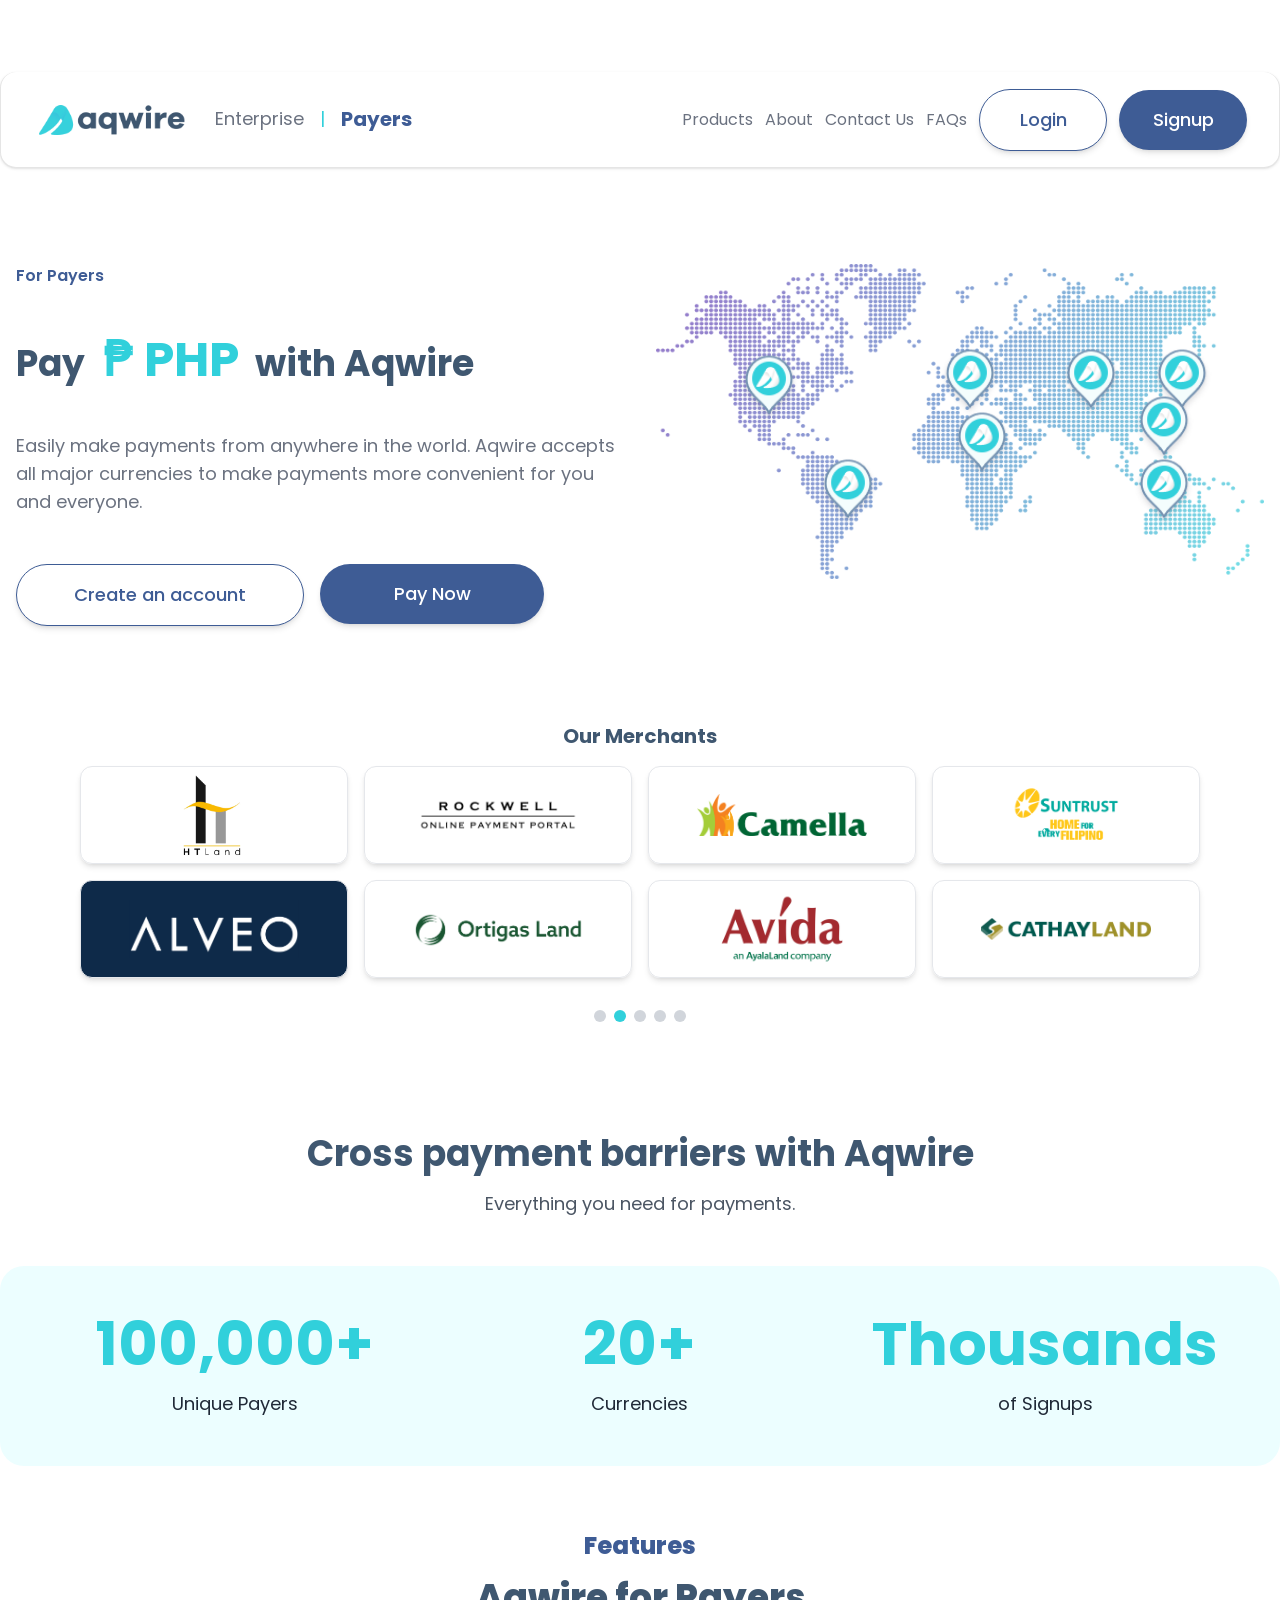
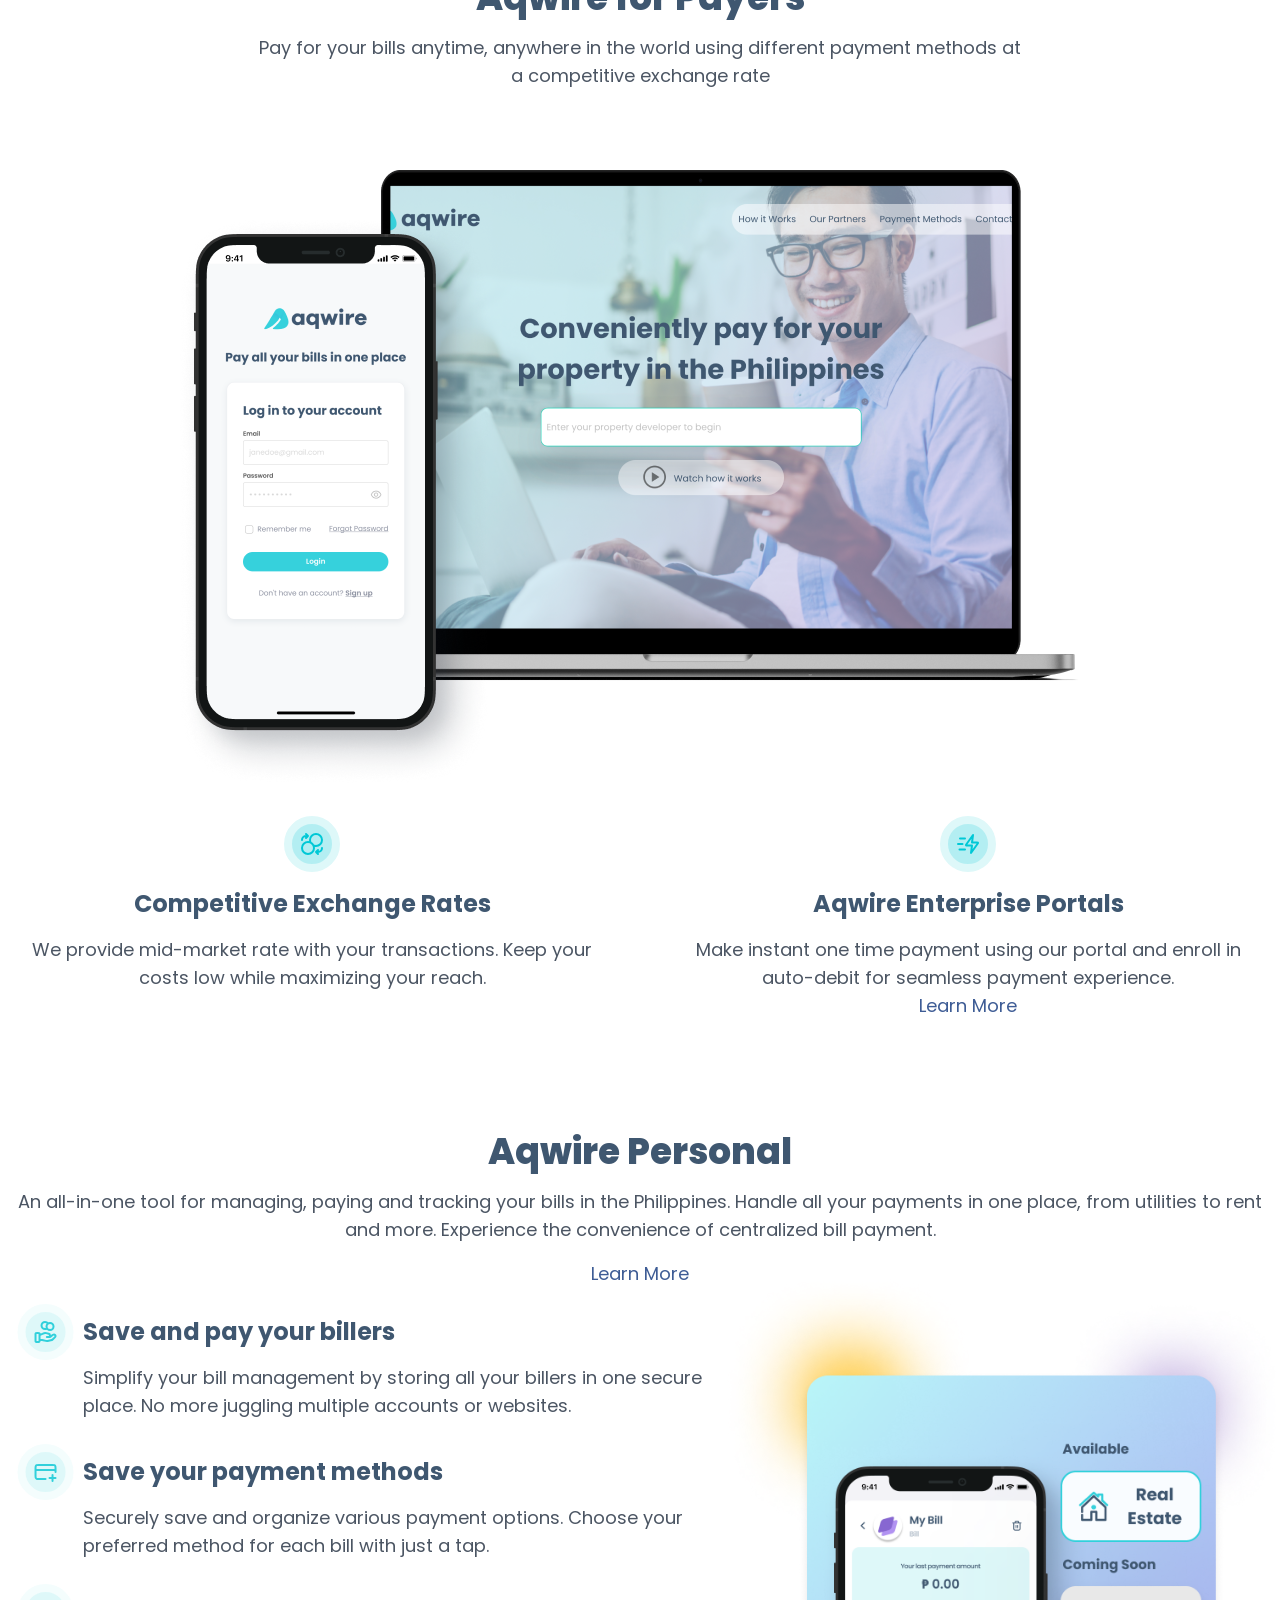
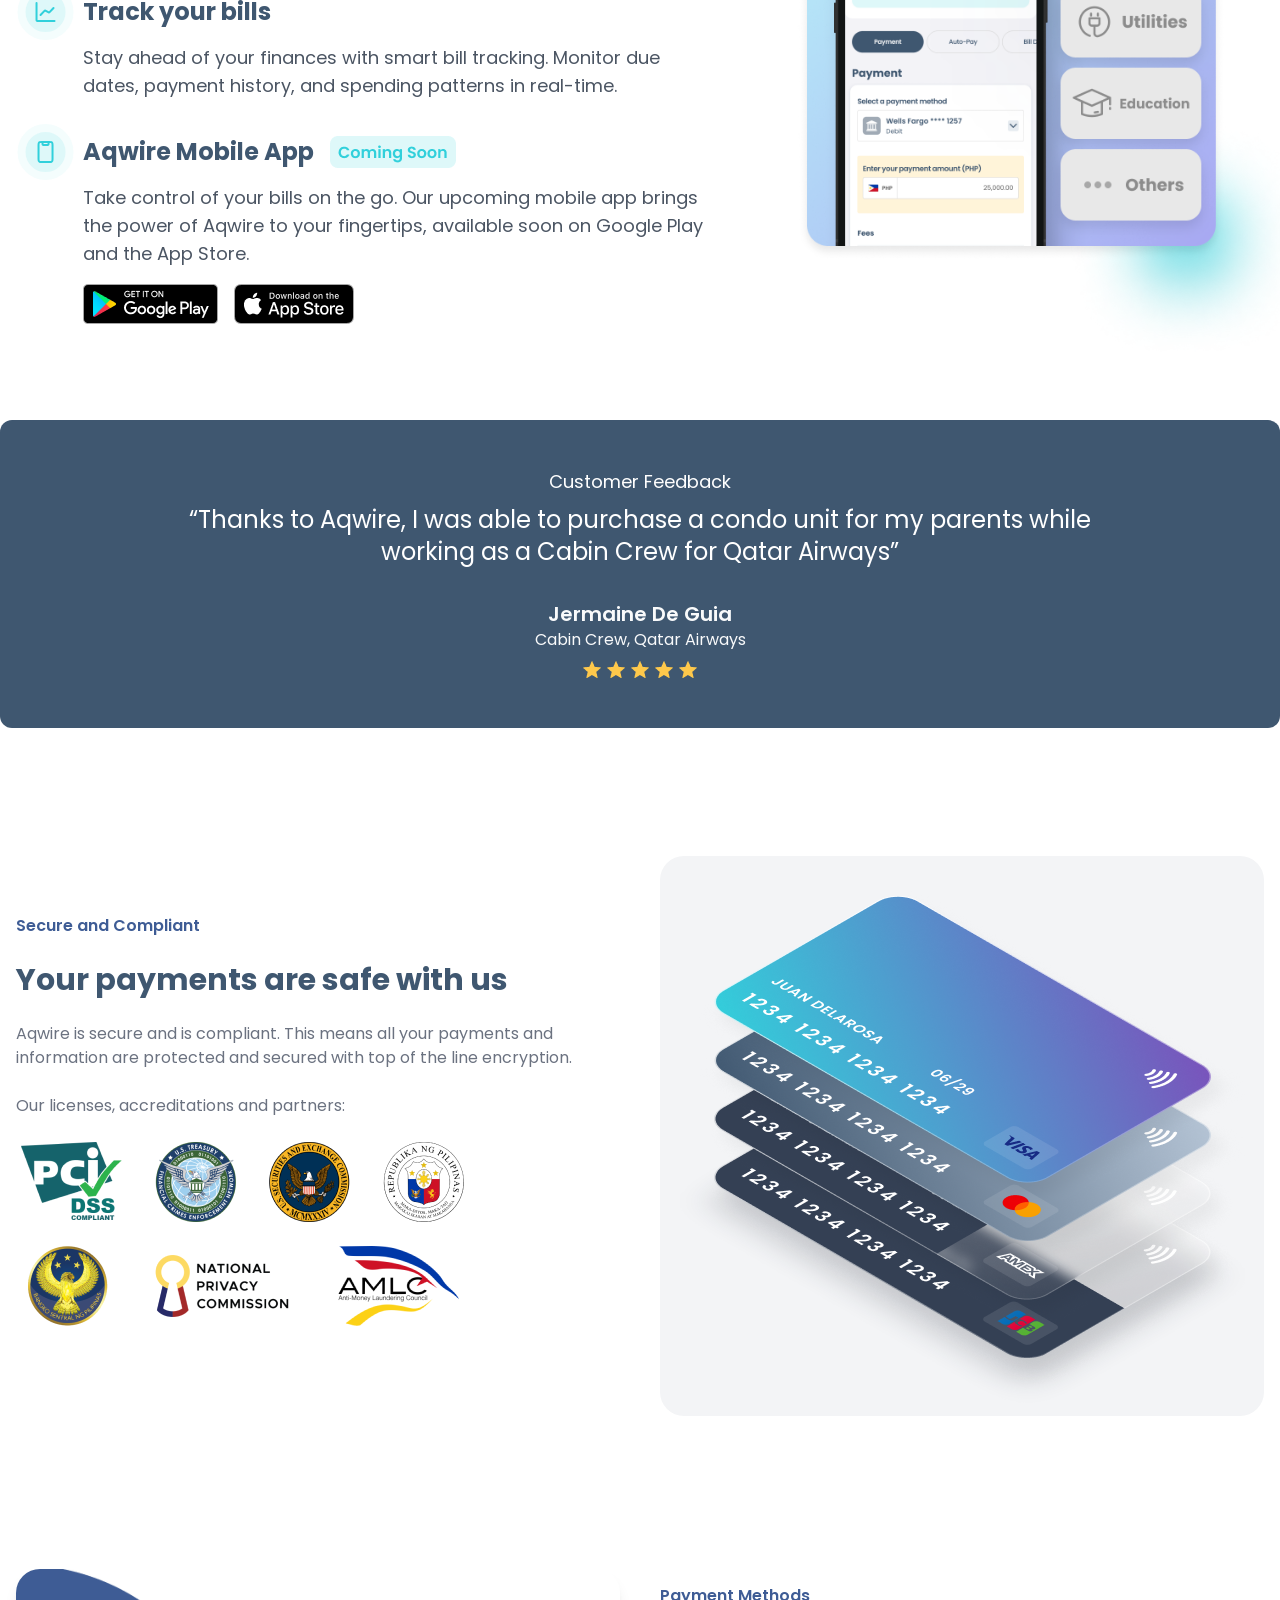
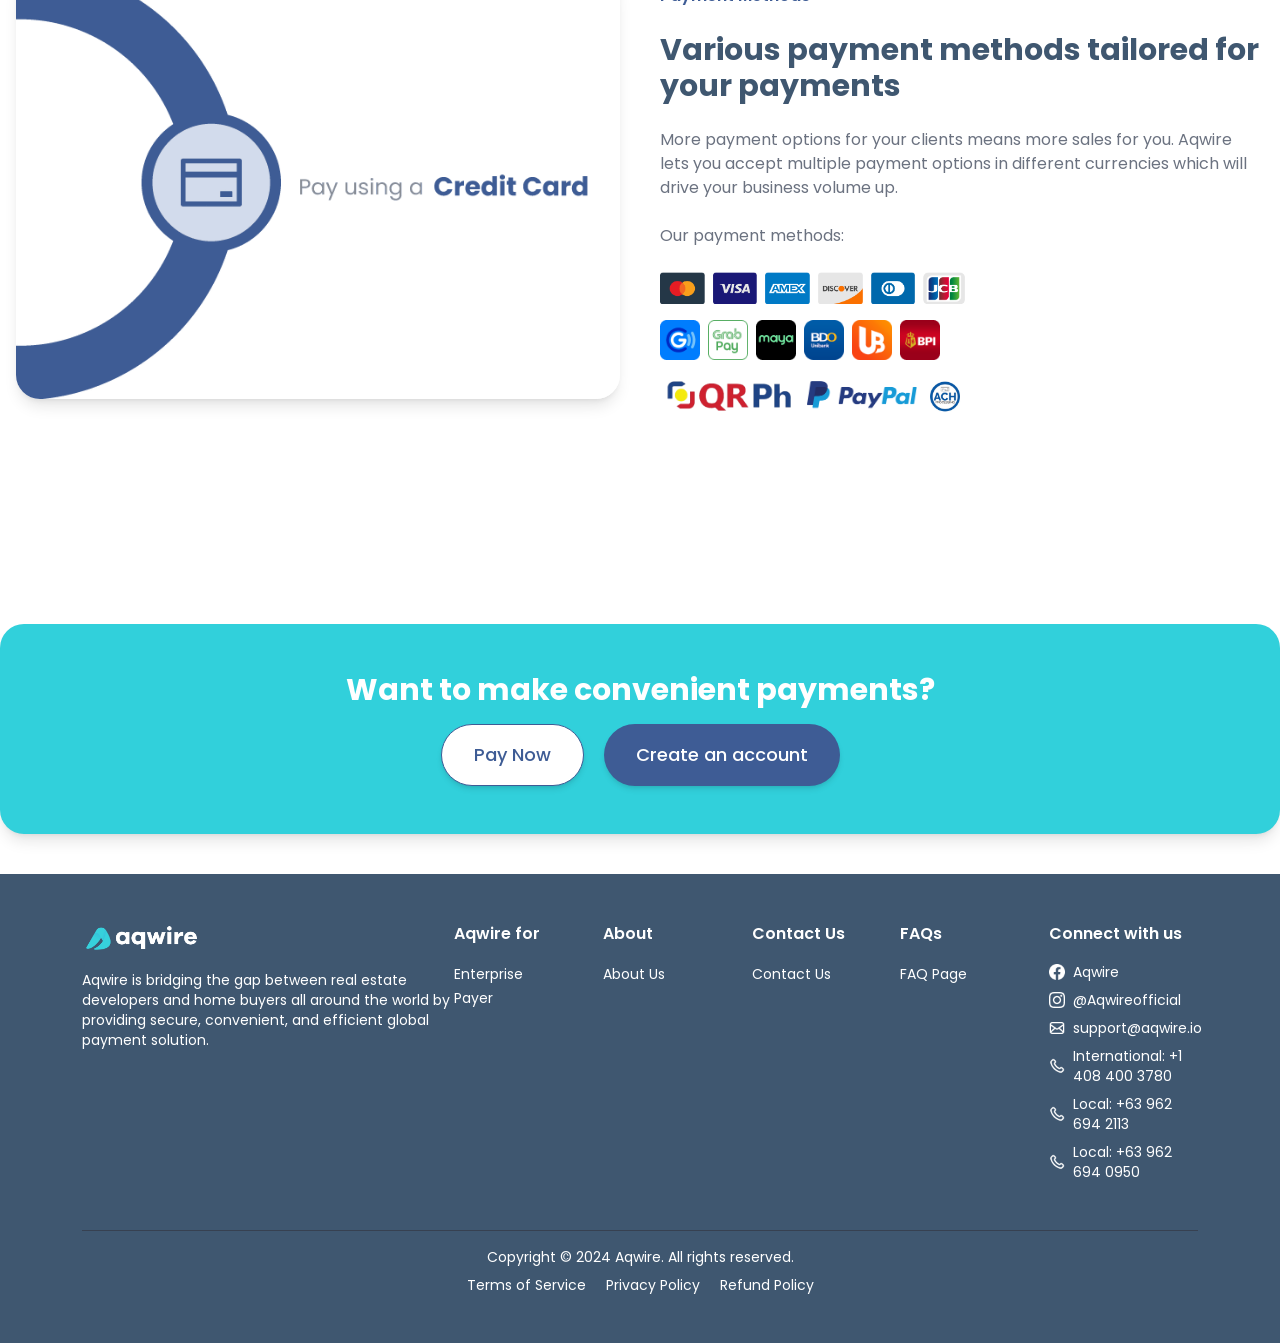
<file: payers/index.html>
<!--Aqwire Payer Landing Page--> 

<!DOCTYPE html>
<html lang="en">
<head>
    <meta charset="UTF-8">
    <meta name="viewport" content="width=device-width, initial-scale=1.0">
    <title>Aqwire For Payers</title>
    <link href="https://fonts.googleapis.com/css2?family=Poppins:wght@400&display=swap" rel="stylesheet">
    <link rel="stylesheet" href="../src/output.css">
    <link rel="icon" type="image/png" href="../assets/favicon.png">
</head>
<body class="bg-white pt-8">

<!-- Navbar -->
<nav class="bg-white max-w-7xl mx-auto border-neutral-200 border-t-0 border shadow h-24 rounded-2xl sticky top-4 z-50 mt-10">
    <div class="flex justify-between items-center w-full mx-8 h-full">
    <div class="flex justify-start gap-6 text-lg text-gray-500 items-center">
        <a href="../"><img class="h-10 my-auto" src="../assets/logo-brand.png" alt="aqwire-logo"></a>
        <div class="hidden md:flex gap-4">
        <a href="../enterprise/" class="nav-link">
            <span class="nav-link-text">Enterprise</span>
        </a>    
        <p class="text-aqwire-blue">|</p>
        <a href="../payers/" class="nav-link">
            <span class="nav-link-text text-xl font-bold text-cta-blue">Payers</span>
        </a>
        </div>
    </div>
    <div class="hidden lg:flex justify-end gap-3 text-gray-500 items-center">
        <div class="relative group">
            <a href="" class="nav-link">
                <span class="nav-link-text">Products</span>
            </a>
            <div class="absolute left-0 w-48 bg-white border rounded-lg shadow-lg opacity-0 invisible group-hover:opacity-100 group-hover:visible transition-opacity duration-300">
                <a href="https://pay.aqwire.io" class="block px-4 py-2 hover:bg-gray-100">Aqwire Portals</a>
                <a href="https://app.aqwire.io" class="block px-4 py-2 hover:bg-gray-100">Aqwire Personal</a>
            </div>
        </div>
        <a href="../about/" class="nav-link">
            <span class="nav-link-text">About</span>
        </a> 
        <a href="../contact-us/" class="nav-link">
            <span class="nav-link-text">Contact Us</span>
        </a>
        <a href="https://intercom.help/aqwire-ccb08a752b28/en/collections/9503247-faq" class="nav-link">
            <span class="nav-link-text">FAQs</span>
        </a>
        <a href="https://app.aqwire.io/login" class="secondary-button w-32 inline-block text-center">Login</a>
        <a href="https://app.aqwire.io/signup" class="primary-button w-32 inline-block text-center">Signup</a>
    </div>
    <div class="lg:hidden flex items-center">
        <button id="menu-btn" class="text-gray-500 focus:outline-none">
        <svg class="w-6 h-6" fill="none" stroke="currentColor" viewBox="0 0 24 24" xmlns="http://www.w3.org/2000/svg">
            <path stroke-linecap="round" stroke-linejoin="round" stroke-width="2" d="M4 6h16M4 12h16m-7 6h7"></path>
        </svg>
        </button>
    </div>
    </div>
    <div id="menu" class="fixed z-10 pt-24 inset-0 bg-white flex flex-col gap-6 text-center text-gray-500 hidden">
        <button id="close-btn" class="absolute top-8 right-8 text-gray-500 focus:outline-none">
            <svg class="w-6 h-6" fill="none" stroke="currentColor" viewBox="0 0 24 24" xmlns="http://www.w3.org/2000/svg">
            <path stroke-linecap="round" stroke-linejoin="round" stroke-width="2" d="M6 18L18 6M6 6l12 12"></path>
            </svg>
        </button>
        <a href="../enterprise/" class="hover:underline">Aqwire for Enterprises</a>
        <a href="../payers/" class="hover:underline">Aqwire for Payers</a>
        <a href="https://pay.aqwire.io" class="hover:underline">Aqwire Portals</a>
        <a href="https://app.aqwire.io" class="hover:underline">Aqwire Personal</a>
        <a href="../about/" class="hover:underline">About</a>
        <a href="../contact-us/" class="hover:underline">Contact Us</a>
        <a href="https://intercom.help/aqwire-ccb08a752b28/en/collections/9503247-faq" class="hover:underline">FAQs</a>
        <a href="https://app.aqwire.io/login" class="hover:underline">Login</a>
        <a href="https://app.aqwire.io/signup" class="hover:underline">Signup</a>
    </div>
</nav>

<!--Hero Section-->
<article class="max-w-7xl mx-auto py-24 px-4">
    <div class="flex flex-col lg:flex-row items-center lg:items-start">
        <div class="lg:w-1/2 space-y-8 lg:space-y-12 lg:mr-8  text-center lg:text-left">
            <h1 class="text-cta-blue font-semibold">For Payers</h1>
            <div class="flex text-4xl font-bold text-primary-blue">
                <h1 class="text-center mx-auto lg:mx-0">Pay<span id="dynamic-heading"class=" mx-2 animate-fadeIn lg:text-5xl font-bold text-aqwire-blue"> ₱ PHP</span> with Aqwire</h1>
            </div>
            <p class="text-gray-500 text-base lg:text-large md:text-lg max-w-2xl mt-4">Easily make payments from anywhere in the world. Aqwire accepts all major currencies to make payments more convenient for you and everyone.</p>
            <div class="flex flex-col md:flex-row  space-y-4 md:space-y-0 items-center justify-center lg:justify-start lg:items-start md:space-x-4">
                <a href="https://app.aqwire.io/signup" class="secondary-button w-64 md:w-72 inline-block text-center">
                    Create an account
                </a>
                <button class="primary-button w-64 md:w-56">
                    <a href="https://pay.aqwire.io" class="">Pay Now</a>
                </button>
            </div>
            
        </div>
        <div class="lg:w-1/2 mt-12 lg:mt-0 hidden md:flex flex-col items-center md:w-2/3lg:items-end relative">
            <img src="../assets/Vector.png" alt="World Map" class="w-full h-auto relative z-10">
            <div class="absolute inset-0 z-20">
                <img src="../assets/aqwire-pin.png" alt="Aqwire Pin" class="absolute w-20 h-20  opacity-0 object-contain popup-image popup-1">
                <img src="../assets/aqwire-pin.png" alt="Aqwire Pin" class="absolute w-20 h-20  opacity-0 object-contain popup-image popup-2">
                <img src="../assets/aqwire-pin.png" alt="Aqwire Pin" class="absolute w-20 h-20  opacity-0 object-contain popup-image popup-3">
                <img src="../assets/aqwire-pin.png" alt="Aqwire Pin" class="absolute w-20 h-20  opacity-0 object-contain popup-image popup-4">
                <img src="../assets/aqwire-pin.png" alt="Aqwire Pin" class="absolute w-20 h-20  opacity-0 object-contain popup-image popup-5">
                <img src="../assets/aqwire-pin.png" alt="Aqwire Pin" class="absolute w-20 h-20  opacity-0 object-contain popup-image popup-6">
                <img src="../assets/aqwire-pin.png" alt="Aqwire Pin" class="absolute w-20 h-20  opacity-0 object-contain popup-image popup-7">
                <img src="../assets/aqwire-pin.png" alt="Aqwire Pin" class="absolute w-20 h-20  opacity-0 object-contain popup-image popup-8">
            </div>
        </div>
    </div>
</article>


<!-- Merchant Section -->
<div id="carousel" class="relative w-full max-w-screen-xl pb-24 mx-auto">

    <h1 class="text-xl text-primary-blue  font-bold text-center">Our Merchants</h1>
    <div class="carousel-container relative">
        <div class="carousel-slide">
            <!-- Slide 1 -->
            <div class="slide-item grid grid-cols-4 gap-2 lg:gap-4 px-12 lg:px-20 py-4">
                <div class="border border-gray-200 rounded-xl shadow-md flex-shrink-0 px-4 lg:px-12 transition-transform duration-300 hover:scale-105">
                    <a href="https://pay.aqwire.io/aboitizland"><img class="h-16 md:h-20 lg:h-24 object-contain mx-auto" src="../assets/aboitizland-logo.png" alt="Partner 1"></a>
                </div>
                <div class="border border-gray-200 rounded-xl shadow-md flex-shrink-0 px-4 lg:px-12 transition-transform duration-300 hover:scale-105">
                    <a href="https://pay.aqwire.io/ayalalandpremier"><img class="h-16 md:h-20 lg:h-24 object-contain mx-auto" src="../assets/ayalalandpremier-logo.png" alt="Partner 2"></a>
                </div>
                <div class="border border-gray-200 rounded-xl shadow-md flex-shrink-0 px-4 lg:px-12 transition-transform duration-300 hover:scale-105">
                    <a href="https://pay.aqwire.io/alphalandbalesin"><img class="h-16 md:h-20 lg:h-24 object-contain mx-auto" src="../assets/alphalandbalesin-logo.png" alt="Partner 3"></a>
                </div>
                    <div class="border border-gray-200 rounded-xl shadow-md flex-shrink-0 px-4 lg:px-12 transition-transform duration-300 hover:scale-105">
                    <a href="https://pay.aqwire.io/doubledragon"><img class="h-16 md:h-20 lg:h-24 object-contain mx-auto" src="../assets/doubledragon-logo.png" alt="Part px-2"></a>
                </div>
                <div class="border border-gray-200 rounded-xl shadow-md flex-shrink-0 px-4 lg:px-12 transition-transform duration-300 hover:scale-105">
                    <a href="https://pay.aqwire.io/centuryproperties"><img class="h-16 md:h-20 lg:h-24 object-contain mx-auto" src="../assets/centuryproperties-logo.png" alt="Partner 5"></a>
                </div>
                <div class="border border-gray-200 rounded-xl shadow-md flex-shrink-0 px-4 lg:px-12 transition-transform duration-300 hover:scale-105">
                    <a href="https://pay.aqwire.io/filinvestland"><img class="h-16 md:h-20 lg:h-24 object-contain mx-auto" src="../assets/filinvest-logo.png" alt="Partner 6"></a>
                </div>
                <div class="border border-gray-200 rounded-xl shadow-md flex-shrink-0 px-4 lg:px-12 transition-transform duration-300 hover:scale-105">
                    <a href="https://pay.aqwire.io/megaworld"><img class="h-16 md:h-20 lg:h-24 object-contain mx-auto" src="../assets/megaworld-logo.png" alt="Partner 1"></a>
                </div>
                <div class="border border-gray-200 rounded-xl shadow-md flex-shrink-0 px-4 lg:px-12 transition-transform duration-300 hover:scale-105">
                    <a href="https://pay.aqwire.io/vistaresidences"><img class="h-16 md:h-20 lg:h-24 object-contain mx-auto" src="../assets/vistaresidences-logo.png" alt="Partner 2"></a>
                </div>
            </div>
            <!-- Slide 2 -->
            <div class="slide-item grid grid-cols-4 gap-2 lg:gap-4 px-12 lg:px-20 py-4">
                <div class="border border-gray-200 rounded-xl shadow-md flex-shrink-0 px-4 lg:px-12 transition-transform duration-300 hover:scale-105">
                    <a href="https://pay.aqwire.io/aboitizland"><img class="h-16 md:h-20 lg:h-24 object-contain mx-auto" src="../assets/htland-logo.png" alt="Partner 1"></a>
                </div>
                <div class="border border-gray-200 rounded-xl shadow-md flex-shrink-0 px-4 lg:px-12 transition-transform duration-300 hover:scale-105">
                    <a href="https://pay.aqwire.io/rockwellland"><img class="h-16 md:h-20 lg:h-24 object-contain mx-auto" src="../assets/rockwellland-logo.png" alt="Partner 2"></a>
                </div>
                <div class="border border-gray-200 rounded-xl shadow-md flex-shrink-0 px-4 lg:px-12 transition-transform duration-300 hover:scale-105">
                    <a href="https://pay.aqwire.io/camella"><img class="h-16 md:h-20 lg:h-24 object-contain mx-auto" src="../assets/camella-logo.png" alt="Partner 3"></a>
                </div>
                    <div class="border border-gray-200 rounded-xl shadow-md flex-shrink-0 px-4 lg:px-12 transition-transform duration-300 hover:scale-105">
                    <a href="https://pay.aqwire.io/suntrust"><img class="h-16 md:h-20 lg:h-24 object-contain mx-auto" src="../assets/suntrust-logo.png" alt="Part px-2"></a>
                </div>
                <div class="border border-gray-200 rounded-xl bg-[#0E2A49] shadow-md flex-shrink-0 px-4 lg:px-12 transition-transform duration-300 hover:scale-105">
                    <a href="https://pay.aqwire.io/alveo"><img class="h-16 md:h-20 lg:h-24 object-contain mx-auto" src="../assets/alveo-logo.png" alt="Partner 5"></a>
                </div>
                <div class="border border-gray-200 rounded-xl shadow-md flex-shrink-0 px-4 lg:px-12 transition-transform duration-300 hover:scale-105">
                    <a href="https://pay.aqwire.io/ortigasland"><img class="h-16 md:h-20 lg:h-24 object-contain mx-auto" src="../assets/ortigasland-logo.png" alt="Partner 6"></a>
                </div>
                <div class="border border-gray-200 rounded-xl shadow-md flex-shrink-0 px-4 lg:px-12 transition-transform duration-300 hover:scale-105">
                    <a href="https://pay.aqwire.io/avida"><img class="h-16 md:h-20 lg:h-24 object-contain mx-auto" src="../assets/avidaland-logo.png" alt="Partner 1"></a>
                </div>
                <div class="border border-gray-200 rounded-xl shadow-md flex-shrink-0 px-4 lg:px-12 transition-transform duration-300 hover:scale-105">
                    <a href="https://pay.aqwire.io/cathayland"><img class="h-16 md:h-20 lg:h-24 object-contain mx-auto" src="../assets/cathayland-logo.png" alt="Partner 2"></a>
                </div>
            </div>
            <!-- Slide 3 -->
            <div class="slide-item grid grid-cols-4 gap-2 lg:gap-4 px-12 lg:px-20 py-4">
                <div class="border border-gray-200 rounded-xl shadow-md flex-shrink-0 px-4 lg:px-12 transition-transform duration-300 hover:scale-105">
                    <a href="https://pay.aqwire.io/crownasia"><img class="h-16 md:h-20 lg:h-24 object-contain mx-auto" src="../assets/crownasia-logo.png" alt="Partner 1"></a>
                </div>
                <div class="border border-gray-200 rounded-xl shadow-md flex-shrink-0 px-4 lg:px-12 transition-transform duration-300 hover:scale-105">
                    <a href="https://pay.aqwire.io/empireeast"><img class="h-16 md:h-20 lg:h-24 object-contain mx-auto" src="../assets/empireeast-logo.png" alt="Partner 2"></a>
                </div>
                <div class="border border-gray-200 rounded-xl shadow-md flex-shrink-0 px-4 lg:px-12 transition-transform duration-300 hover:scale-105">
                    <a href="https://pay.aqwire.io/primixpublishing"><img class="h-16 md:h-20 lg:h-24 object-contain mx-auto" src="../assets/primix-logo.png" alt="Partner 3"></a>
                </div>
                    <div class="border border-gray-200 rounded-xl shadow-md flex-shrink-0 px-4 lg:px-12 transition-transform duration-300 hover:scale-105">
                    <a href="https://pay.aqwire.io/rpmc"><img class="h-16 md:h-20 lg:h-24 object-contain mx-auto" src="../assets/rpmc-logo.png" alt="Part px-2"></a>
                </div>
                <div class="border border-gray-200 rounded-xl shadow-md flex-shrink-0 px-4 lg:px-12 transition-transform duration-300 hover:scale-105">
                    <a href="https://pay.aqwire.io/vistalandcoho"><img class="h-16 md:h-20 lg:h-24 object-contain mx-auto" src="../assets/coho-logo.png" alt="Partner 5"></a>
                </div>
                <div class="border border-gray-200 rounded-xl shadow-md flex-shrink-0 px-4 lg:px-12 transition-transform duration-300 hover:scale-105">
                    <a href="https://pay.aqwire.io/global-estateresort"><img class="h-16 md:h-20 lg:h-24 object-contain mx-auto" src="../assets/globalestates-logo.png" alt="Partner 6"></a>
                </div>
                <div class="border border-gray-200 rounded-xl shadow-md flex-shrink-0 px-4 lg:px-12 transition-transform duration-300 hover:scale-105">
                    <a href="https://pay.aqwire.io/camellamanors"><img class="h-16 md:h-20 lg:h-24 object-contain mx-auto" src="../assets/camellamanors-logo.png" alt="Partner 1"></a>
                </div>
                <div class="border border-gray-200 rounded-xl shadow-md flex-shrink-0 px-4 lg:px-12 transition-transform duration-300 hover:scale-105">
                    <a href="https://pay.aqwire.io/citiglobal"><img class="h-16 md:h-20 lg:h-24 object-contain mx-auto" src="../assets/citiglobal-logo.png" alt="Partner 2"></a>
                </div>
            </div>
            <!-- Slide 4 -->
            <div class="slide-item grid grid-cols-4 gap-2 lg:gap-4 px-12 lg:px-20 py-4">
                <div class="border border-gray-200 bg-black rounded-xl shadow-md flex-shrink-0 px-4 lg:px-12 transition-transform duration-300 hover:scale-105">
                    <a href="https://pay.aqwire.io/gramercy"><img class="h-16 md:h-20 lg:h-24 object-contain mx-auto" src="../assets/gramercy-logo.png" alt="Partner 1"></a>
                </div>
                <div class="border border-gray-200 rounded-xl shadow-md flex-shrink-0 px-4 lg:px-12 transition-transform duration-300 hover:scale-105">
                    <a href="https://pay.aqwire.io/lessandra"><img class="h-16 md:h-20 lg:h-24 object-contain mx-auto" src="../assets/lessandra-logo.png" alt="Partner 3"></a>
                </div>
                <div class="border border-gray-200 rounded-xl shadow-md flex-shrink-0 px-4 lg:px-12 transition-transform duration-300 hover:scale-105">
                    <a href="https://pay.aqwire.io/damosaland"><img class="h-16 md:h-20 lg:h-24 object-contain mx-auto" src="../assets/damosaland-logo.png" alt="Part px-2"></a>
                </div>
                <div class="border border-gray-200 bg-black rounded-xl shadow-md flex-shrink-0 px-4 lg:px-12 transition-transform duration-300 hover:scale-105">
                    <a href="https://pay.aqwire.io/knightsbridge"><img class="h-16 md:h-20 lg:h-24 object-contain mx-auto" src="../assets/knightsbridge-logo.png" alt="Partner 2"></a>
                </div>
                <div class="border border-gray-200 rounded-xl shadow-md flex-shrink-0 px-4 lg:px-12 transition-transform duration-300 hover:scale-105">
                    <a href="https://pay.aqwire.io/kmcsavills"><img class="h-16 md:h-20 lg:h-24 object-contain mx-auto" src="../assets/kmcsavills-logo.png" alt="Partner 5"></a>
                </div>
                <div class="border border-gray-200 rounded-xl shadow-md flex-shrink-0 px-4 lg:px-12 transition-transform duration-300 hover:scale-105">
                    <a href="https://pay.aqwire.io/italpinas"><img class="h-16 md:h-20 lg:h-24 object-contain mx-auto" src="../assets/italpinas-logo.png" alt="Partner 6"></a>
                </div>
                <div class="border border-gray-200 rounded-xl shadow-md flex-shrink-0 px-4 lg:px-12 transition-transform duration-300 hover:scale-105">
                    <a href="https://pay.aqwire.io/appleone"><img class="h-16 md:h-20 lg:h-24 object-contain mx-auto" src="../assets/appleone-logo.png" alt="Partner 1"></a>
                </div>
                <div class="border border-gray-200 rounded-xl shadow-md flex-shrink-0 px-4 lg:px-12 transition-transform duration-300 hover:scale-105">
                    <a href="https://pay.aqwire.io/724care"><img class="h-16 md:h-20 lg:h-24 object-contain mx-auto" src="../assets/724care-logo.png" alt="Partner 2"></a>
                </div>
            </div>
            <!-- Slide 5 -->
            <div class="slide-item grid grid-cols-4 gap-2 lg:gap-4 px-12 lg:px-20 py-4">
                <div class="border border-gray-200 rounded-xl shadow-md flex-shrink-0 px-4 lg:px-12 transition-transform duration-300 hover:scale-105">
                    <a href="https://pay.aqwire.io/landco"><img class="h-16 md:h-20 lg:h-24 object-contain mx-auto" src="../assets/landco-logo.png" alt="Partner 1"></a>
                </div>
                <div class="border border-gray-200 rounded-xl shadow-md flex-shrink-0 px-4 lg:px-12 transition-transform duration-300 hover:scale-105">
                    <a href="https://pay.aqwire.io/brittany"><img class="h-16 md:h-20 lg:h-24 object-contain mx-auto" src="../assets/brittany-logo.png" alt="Partner 2"></a>
                </div>
                <div class="border border-gray-200 rounded-xl shadow-md flex-shrink-0 px-4 lg:px-12 transition-transform duration-300 hover:scale-105">
                    <a href="https://pay.aqwire.io/asianland"><img class="h-16 md:h-20 lg:h-24 object-contain mx-auto" src="../assets/asianland-logo.png" alt="Partner 3"></a>
                </div>
                    <div class="border border-gray-200 rounded-xl shadow-md flex-shrink-0 px-4 lg:px-12 transition-transform duration-300 hover:scale-105">
                    <a href="https://pay.aqwire.io/accentline"><img class="h-16 md:h-20 lg:h-24 object-contain mx-auto" src="../assets/accentline-logo.png" alt="Part px-2"></a>
                </div>
                <div class="border border-gray-200 rounded-xl shadow-md flex-shrink-0 px-4 lg:px-12 transition-transform duration-300 hover:scale-105">
                    <a href="https://pay.aqwire.io/bellavita"><img class="h-16 md:h-20 lg:h-24 object-contain mx-auto" src="../assets/bellavita-logo.png" alt="Partner 5"></a>
                </div>
                <div class="border border-gray-200 rounded-xl shadow-md flex-shrink-0 px-4 lg:px-12 transition-transform duration-300 hover:scale-105">
                    <a href="https://pay.aqwire.io/ndvlaw"><img class="h-16 md:h-20 lg:h-24 object-contain mx-auto" src="../assets/ndvlaw-logo.png" alt="Partner 6"></a>
                </div>
                <div class="border border-gray-200 rounded-xl shadow-md flex-shrink-0 px-4 lg:px-12 transition-transform duration-300 hover:scale-105">
                    <a href="https://pay.aqwire.io/axeia"><img class="h-16 md:h-20 lg:h-24 object-contain mx-auto" src="../assets/axeia-logo.png" alt="Partner 1"></a>
                </div>
                <div class="border border-gray-200 rounded-xl shadow-md flex-shrink-0 px-4 lg:px-12 transition-transform duration-300 hover:scale-105">
                    <a href="https://pay.aqwire.io/amaia"><img class="h-16 md:h-20 lg:h-24 object-contain mx-auto" src="../assets/amaia-logo.png" alt="Partner 2"></a>
                </div>
            </div>
        
    </div>
    
    <!-- Navigation dots -->
    <div id="carousel-dots" class="flex justify-center mt-4">
        <!-- Dots will be added here dynamically -->
    </div>
    </div>
</div>


<!-- Statistics section -->
<article class="text-primary-blue text-center mb-12">
    <h2 class="text-4xl font-bold my-4">Cross payment barriers with Aqwire</h2>
    <p class="text-lg text-gray-600 my-4 mb-12">Everything you need for payments.</p>

    <div class="max-w-7xl mx-auto my-auto rounded-3xl bg-cyan-50 grid grid-cols-1 lg:grid-cols-3 p-8 justify-between mb-16">
        
            <div class="my-auto">
                <h2 class="text-6xl font-bold text-aqwire-blue my-4">100,000+</h2>
                <p class="text-lg text-gray-800 my-4">Unique Payers</p>

            </div>
            <div>
                <h2 class="text-6xl font-bold text-aqwire-blue my-4">20+</h2>
                <p class="text-lg text-gray-800 my-4">Currencies</p>
            </div>
            <div>
                <h2 class="text-6xl font-bold text-aqwire-blue my-4">Thousands</h2>
                <p class="text-lg text-gray-800 my-4">of Signups</p>
            </div>
        

    </div>
</article>

<!-- Features Section -->
<article class="space-y-4 flex flex-col items-center text-center mb-12">
    <h1 class="text-2xl font-extrabold text-cta-blue">Features</h1>
    <h2 class="text-4xl font-extrabold text-primary-blue">Aqwire for Payers</h2>
    <p class="text-lg max-w-3xl text-gray-600">Pay for your bills anytime, anywhere in the world using different payment methods at a competitive exchange rate</p>
    <img class="pt-16 pl-5" src="../assets/featuresHero.png" alt="">
    <div class="max-w-7xl grid gap-8 lg:grid-cols-2">
        <div class="p-4 space-y-4">
            <svg class="mx-auto" width="56" height="56" viewBox="0 0 56 56" fill="none" xmlns="http://www.w3.org/2000/svg">
                <rect x="4" y="4" width="48" height="48" rx="24" fill="#B3EEF2"/>
                <rect x="4" y="4" width="48" height="48" rx="24" stroke="#DEF8F9" stroke-width="8"/>
                <path d="M22 22L24 20M24 20L22 18M24 20H22C19.7909 20 18 21.7909 18 24M34 34L32 36M32 36L34 38M32 36H34C36.2091 36 38 34.2091 38 32M29.4172 29.4172C30.1994 29.7908 31.0753 30 32 30C35.3137 30 38 27.3137 38 24C38 20.6863 35.3137 18 32 18C28.6863 18 26 20.6863 26 24C26 24.9247 26.2092 25.8006 26.5828 26.5828M30 32C30 35.3137 27.3137 38 24 38C20.6863 38 18 35.3137 18 32C18 28.6863 20.6863 26 24 26C27.3137 26 30 28.6863 30 32Z" stroke="#00C8D6" stroke-width="2" stroke-linecap="round" stroke-linejoin="round"/>
                </svg>
                
            <p class="text-2xl font-bold text-primary-blue">Competitive Exchange Rates</p>
            <p class="text-gray-600 text-lg">We provide mid-market rate with your transactions. Keep your costs low while maximizing your reach.</p>

        </div>
        <div class="p-4 space-y-4">
            <svg class="mx-auto" width="56" height="56" viewBox="0 0 56 56" fill="none" xmlns="http://www.w3.org/2000/svg">
                <rect x="4" y="4" width="48" height="48" rx="24" fill="#B3EEF2"/>
                <rect x="4" y="4" width="48" height="48" rx="24" stroke="#DEF8F9" stroke-width="8"/>
                <path d="M25 33.5H19.5M22.5 28H18M25 22.5H20M33 19L26.4036 28.235C26.1116 28.6438 25.9656 28.8481 25.9719 29.0185C25.9774 29.1669 26.0486 29.3051 26.1661 29.3958C26.3011 29.5 26.5522 29.5 27.0546 29.5H32L31 37L37.5964 27.765C37.8884 27.3562 38.0344 27.1519 38.0281 26.9815C38.0226 26.8331 37.9514 26.6949 37.8339 26.6042C37.6989 26.5 37.4478 26.5 36.9454 26.5H32L33 19Z" stroke="#00C8D6" stroke-width="2" stroke-linecap="round" stroke-linejoin="round"/>
                </svg>                       
            <p class="text-2xl font-bold text-primary-blue">Aqwire Enterprise Portals</p>
            <p class="text-gray-600 text-lg">Make instant one time payment using our portal and enroll in auto-debit for seamless payment experience.</p>
            <a href="https://pay.aqwire.io" class="text-lg text-cta-blue hover:underline">Learn More</a>
        </div>
    </div>

</article>
<article class="max-w-7xl mx-auto space-y-4 p-4 flex flex-col items-center text-center my-20">
    <h2 class="text-4xl font-extrabold text-primary-blue">Aqwire Personal</h2>
    <p class="text-lg  text-gray-600">An all-in-one tool for managing, paying and tracking your bills in the Philippines. Handle all your payments in one place, from utilities to rent and more. Experience the convenience of centralized bill payment.</p>
    <a href="https://app.aqwire.io" class="text-cta-blue  text-lg hover:underline "> Learn More</a>
    <div class=" flex lg:flex-row flex-col-reverse items-center gap-8 ">
        <div class="lg:w-7/12 flex flex-col space-y-6">

            <div class="flex flex-col lg:flex-row items-center lg:items-start text-center">
                <svg class="lg:w-1/12" width="56" height="56" viewBox="0 0 56 56" fill="none" xmlns="http://www.w3.org/2000/svg">
                    <rect x="4" y="4" width="48" height="48" rx="24" fill="#DEF8F9"/>
                    <rect x="4" y="4" width="48" height="48" rx="24" stroke="#F4FDFD" stroke-width="8"/>
                    <path d="M29.5295 24.3519C28.9571 24.7599 28.2566 25 27.5 25C25.567 25 24 23.433 24 21.5C24 19.567 25.567 18 27.5 18C28.753 18 29.8522 18.6584 30.4705 19.6481M22 36.0872H24.6103C24.9506 36.0872 25.2889 36.1277 25.6188 36.2086L28.3769 36.8789C28.9753 37.0247 29.5988 37.0388 30.2035 36.9214L33.253 36.3281C34.0585 36.1712 34.7996 35.7854 35.3803 35.2205L37.5379 33.1217C38.154 32.5234 38.154 31.5524 37.5379 30.9531C36.9832 30.4134 36.1047 30.3527 35.4771 30.8103L32.9626 32.6449C32.6025 32.9081 32.1643 33.0498 31.7137 33.0498H29.2855L30.8311 33.0498C31.7022 33.0498 32.4079 32.3633 32.4079 31.5159V31.2091C32.4079 30.5055 31.9156 29.892 31.2141 29.7219L28.8286 29.1417C28.4404 29.0476 28.0428 29 27.6431 29C26.6783 29 24.9319 29.7988 24.9319 29.7988L22 31.0249M36 22.5C36 24.433 34.433 26 32.5 26C30.567 26 29 24.433 29 22.5C29 20.567 30.567 19 32.5 19C34.433 19 36 20.567 36 22.5ZM18 30.6L18 36.4C18 36.9601 18 37.2401 18.109 37.454C18.2049 37.6422 18.3578 37.7951 18.546 37.891C18.7599 38 19.0399 38 19.6 38H20.4C20.9601 38 21.2401 38 21.454 37.891C21.6422 37.7951 21.7951 37.6422 21.891 37.454C22 37.2401 22 36.9601 22 36.4V30.6C22 30.0399 22 29.7599 21.891 29.546C21.7951 29.3578 21.6422 29.2049 21.454 29.109C21.2401 29 20.9601 29 20.4 29L19.6 29C19.0399 29 18.7599 29 18.546 29.109C18.3578 29.2049 18.2049 29.3578 18.109 29.546C18 29.7599 18 30.0399 18 30.6Z" stroke="#31D0DB" stroke-width="2" stroke-linecap="round" stroke-linejoin="round"/>
                    </svg>
                    
                <div class="w-11/12 px-2 pt-3  text-center lg:text-left gap-4 flex flex-col">
                <p class="text-2xl font-bold text-primary-blue">Save and pay your billers</p>
                <p class="text-gray-600 text-lg">Simplify your bill management by storing all your billers in one secure place. No more juggling multiple accounts or websites.</p>
            
                </div>    
            </div>

            <div class="flex flex-col lg:flex-row items-center lg:items-start text-center">
                <svg class="lg:w-1/12" width="56" height="56" viewBox="0 0 56 56" fill="none" xmlns="http://www.w3.org/2000/svg">
                    <rect x="4" y="4" width="48" height="48" rx="24" fill="#DEF8F9"/>
                    <rect x="4" y="4" width="48" height="48" rx="24" stroke="#F4FDFD" stroke-width="8"/>
                    <path d="M35 37V31M32 34H38M38 26H18M38 28V24.2C38 23.0799 38 22.5198 37.782 22.092C37.5903 21.7157 37.2843 21.4097 36.908 21.218C36.4802 21 35.9201 21 34.8 21H21.2C20.0799 21 19.5198 21 19.092 21.218C18.7157 21.4097 18.4097 21.7157 18.218 22.092C18 22.5198 18 23.0799 18 24.2V31.8C18 32.9201 18 33.4802 18.218 33.908C18.4097 34.2843 18.7157 34.5903 19.092 34.782C19.5198 35 20.0799 35 21.2 35H28" stroke="#31D0DB" stroke-width="2" stroke-linecap="round" stroke-linejoin="round"/>
                    </svg>                    
                <div class="w-11/12 px-2 pt-3 text-center lg:text-left gap-4 flex flex-col">
                <p class="text-2xl font-bold text-primary-blue">Save your payment methods</p>
                <p class="text-gray-600 text-lg">Securely save and organize various payment options. Choose your preferred method for each bill with just a tap.</p>
            
                </div>    
            </div>

            <div class="flex flex-col lg:flex-row items-center lg:items-start text-center">
                
                    <svg class="lg:w-1/12" width="56" height="56" viewBox="0 0 56 56" fill="none" xmlns="http://www.w3.org/2000/svg">
                        <rect x="4" y="4" width="48" height="48" rx="24" fill="#DEF8F9"/>
                        <rect x="4" y="4" width="48" height="48" rx="24" stroke="#F4FDFD" stroke-width="8"/>
                        <path d="M37 37H20.6C20.0399 37 19.7599 37 19.546 36.891C19.3578 36.7951 19.2049 36.6422 19.109 36.454C19 36.2401 19 35.9601 19 35.4V19M36 24L32.0811 28.1827C31.9326 28.3412 31.8584 28.4204 31.7688 28.4614C31.6897 28.4976 31.6026 28.5125 31.516 28.5047C31.4179 28.4958 31.3215 28.4458 31.1287 28.3457L27.8713 26.6543C27.6785 26.5542 27.5821 26.5042 27.484 26.4953C27.3974 26.4875 27.3103 26.5024 27.2312 26.5386C27.1416 26.5796 27.0674 26.6588 26.9189 26.8173L23 31" stroke="#31D0DB" stroke-width="2" stroke-linecap="round" stroke-linejoin="round"/>
                        </svg>
                        
                    
                <div class="w-11/12 px-2 pt-3 text-center lg:text-left gap-4 flex flex-col">
                <p class="text-2xl font-bold text-primary-blue">Track your bills</p>
                <p class="text-gray-600 text-lg">Stay ahead of your finances with smart bill tracking. Monitor due dates, payment history, and spending patterns in real-time.</p>
            
                </div>    
            </div>

            <div class="flex flex-col lg:flex-row items-center lg:items-start text-center">
                <svg class="lg:w-1/12" width="56" height="56" viewBox="0 0 56 56" fill="none" xmlns="http://www.w3.org/2000/svg">
                <rect x="4" y="4" width="48" height="48" rx="24" fill="#DEF8F9"/>
                <rect x="4" y="4" width="48" height="48" rx="24" stroke="#F4FDFD" stroke-width="8"/>
                <path d="M31 18V19.4C31 19.9601 31 20.2401 30.891 20.454C30.7951 20.6422 30.6422 20.7951 30.454 20.891C30.2401 21 29.9601 21 29.4 21H26.6C26.0399 21 25.7599 21 25.546 20.891C25.3578 20.7951 25.2049 20.6422 25.109 20.454C25 20.2401 25 19.9601 25 19.4V18M24.2 38H31.8C32.9201 38 33.4802 38 33.908 37.782C34.2843 37.5903 34.5903 37.2843 34.782 36.908C35 36.4802 35 35.9201 35 34.8V21.2C35 20.0799 35 19.5198 34.782 19.092C34.5903 18.7157 34.2843 18.4097 33.908 18.218C33.4802 18 32.9201 18 31.8 18H24.2C23.0799 18 22.5198 18 22.092 18.218C21.7157 18.4097 21.4097 18.7157 21.218 19.092C21 19.5198 21 20.0799 21 21.2V34.8C21 35.9201 21 36.4802 21.218 36.908C21.4097 37.2843 21.7157 37.5903 22.092 37.782C22.5198 38 23.0799 38 24.2 38Z" stroke="#31D0DB" stroke-width="2" stroke-linecap="round" stroke-linejoin="round"/>
                </svg>
                        
                    
                <div class="w-11/12 px-2 pt-3 text-center lg:text-left gap-4 flex flex-col">
                <div class="flex flex-col-reverse lg:flex-row mx-auto lg:mx-0 gap-4">
                    <p class="text-2xl font-bold text-primary-blue">Aqwire Mobile App</p>
                    <img class="" src="../assets/comingsoon-bade.png" alt="">
                </div>
                <p class="text-gray-600 text-lg">Take control of your bills on the go. Our upcoming mobile app brings the power of Aqwire to your fingertips, available soon on Google Play and the App Store.</p>
                    <div class="flex mx-auto lg:mx-0 gap-4"> 
                    <img src="../assets/google app store badge.png" alt="">
                    <img src="../assets/apple app store badge.png" alt="">
                    </div>
                </div>    
            </div>
            

        </div>
        <div class="p-4 w-3/4 lg:w-5/12 scale-125 mt-16 lg:mt-0  space-y-4">
            <img src="../assets/mockup-aqwirepersonal.png" alt="">
        </div>
    </div>

</article>

<!-- Testimonial Section -->
<article class="bg-primary-blue max-w-7xl mx-auto rounded-xl p-12 mb-12">
    <div class="max-w-5xl mx-auto px-4 space-y-2 text-center">
        <h1 class="text-white text-lg">Customer Feedback</h1>
        <blockquote class="text-2xl text-white pb-6">
            “Thanks to Aqwire, I was able to purchase a condo unit for my parents while working as a Cabin Crew for Qatar Airways”
        </blockquote>
        <p class="text-gray-50 text-xl font-semibold">Jermaine De Guia</p>
        <span class="text-base text-gray-50">Cabin Crew, Qatar Airways</span>
        <div class="flex gap-1 justify-center">
            <img src="../assets/Star icon.png" alt="staricon">
            <img src="../assets/Star icon.png" alt="staricon">
            <img src="../assets/Star icon.png" alt="staricon">
            <img src="../assets/Star icon.png" alt="staricon">
            <img src="../assets/Star icon.png" alt="staricon">
        </div>
    </div>
</article>

<!-- Features Section -->
 <article class="max-w-7xl mx-auto py-12 px-4">
    <!-- Desktop View -->
    <div class="hidden lg:flex text-center  flex-col items-center pb-24 space-y-8 lg:space-x-10 lg:flex-row">
            <div class="lg:w-1/2 lg:text-left mx-auto space-y-6">
                <h1 class=" text-base font-semibold text-cta-blue">Secure and Compliant</h1>
                <h2 class="text-3xl font-bold text-primary-blue">Your payments are safe with us</h2>
                <p class="text-gray-500">Aqwire is secure and is compliant. This means all your payments and information are protected and secured with top of the line encryption.</p>
                <p class="text-gray-500 ">Our licenses, accreditations and partners:</p>
                <div class="items-center gap-6 flex flex-wrap w-3/4">
                    <div class="col-span-1 mx-auto ">
                        <img class="max-h-20" src="../assets/pcidss.png" alt="Security Partner 1">
                    </div>
                    <div class="col-span-1 mx-auto ">
                        <img class="max-h-20" src="../assets/ustreasury.png" alt="Security Partner 5">
                    </div>
                    <div class="col-span-1 mx-auto ">
                        <img class="max-h-20" src="../assets/sec.png" alt="Security Partner 7">
                    </div>
                    <div class="col-span-1 mx-auto ">
                        <img class="max-h-20" src="../assets/phrepublic.png" alt="Security Partner 6">
                    </div>
                    <div class="col-span-1 mx-auto ">
                        <img class="max-h-20" src="../assets/bsp.png" alt="Security Partner 2">
                    </div>
                    <div class="col-span-1 mx-auto ">
                        <img class=" max-h-20" src="../assets/npc.png" alt="Security Partner 3">
                    </div>
                    <div class="col-span-1 mx-auto ">
                        <img class="max-h-20" src="../assets/amlc.png" alt="Security Partner 4">
                    </div>
                </div>
                
            </div>
            <div class="lg:w-1/2 lg:items-end ">
                <div class="rounded-3xl bg-gray-100">
                    <img class="pt-8 mx-auto rounded-xl" src="../assets/cards.png" alt="cards">
                </div>
            </div>
    </div>

    <div class="hidden lg:flex text-center flex-col items-center mb-10 pt-10 pb-20 space-y-8 lg:space-x-10 lg:flex-row">
        <div class="lg:w-1/2 lg:items-end ">
           
                <img class="rounded-3xl shadow-lg" src="../assets/PaymentMethodIllus.gif" alt="cards">
            
        </div>
        <div class="lg:w-1/2 lg:text-left mx-auto space-y-6">
            <h1 class=" text-base font-semibold text-cta-blue">Payment Methods</h1>
            <h2 class="text-3xl font-bold text-primary-blue">Various payment methods tailored for your payments</h2>
            <p class="text-gray-500">More payment options for your clients means more sales for you. Aqwire lets you accept multiple payment options in different currencies which will drive your business volume up.</p>
            <p class="text-gray-500 ">Our payment methods:</p>
            <div class="flex-col items-center space-y-4">
               <div class="flex h-8 gap-2">
                <img src="../assets/Mastercard.png" alt="mastercard">
                <img src="../assets/Visa.png" alt="visa">
                <img src="../assets/Amex.png" alt="amex">
                <img src="../assets/Discover.png" alt="discover">
                <img src="../assets/dinersclub.png" alt="dinersclub">
                <img src="../assets/jCB .png" alt="jcb">
               </div>
               <div class="flex h-10 gap-2">
                   <img src="../assets/gcash.png" alt="gcash">
                   <img src="../assets/Grabpay.png" alt="grabpay">
                   <img src="../assets/Maya-icon.png" alt="maya">
                   <img src="../assets/bdo-icon.png" alt="bdo">
                   <img src="../assets/unionbank-icon.png" alt="unionbank-icon">
                   <img src="../assets/bpi-icon.png" alt="bpi-icon">
                </div>
                <div class="flex h-10 gap-2">
                <img src="../assets/QRPh.png" alt="QRPh">
                <img src="../assets/paypal.png" alt="paypal">
                <img src="../assets/ach.png" alt="ach">
                </div>
            </div>
        </div>
    </div>
    <!-- Mobile View -->
    <div class="flex lg:hidden text-center  flex-col items-center mb-10 space-y-8 lg:space-x-10 lg:flex-row">
        <div class="lg:w-1/2 lg:items-end ">
            <div class="rounded-3xl bg-gray-100">
                <img class="pt-8 mx-auto h-96 rounded-xl" src="../assets/cards.png" alt="cards">
            </div>
        </div>
        <div class="lg:w-1/2 lg:text-left mx-auto space-y-6">
            <h1 class=" text-base font-semibold text-cta-blue">Secure and Compliant</h1>
            <h2 class="text-3xl font-bold text-primary-blue">Your payments are safe with us</h2>
            <p class="text-gray-500">Aqwire is secure and is compliant. This means all your payments and information are protected and secured with industry standard encryption.</p>
            <p class="text-gray-500 ">Our licenses, accreditations and partners:</p>
            <div class="flex flex-wrap space-y-4  items-center">
                <div class="col-span-1 mx-auto ">
                    <img class="max-h-20" src="../assets/pcidss.png" alt="Security Partner 1">
                </div>
                <div class="col-span-1 mx-auto ">
                    <img class="max-h-20" src="../assets/ustreasury.png" alt="Security Partner 5">
                </div>
                <div class="col-span-1 mx-auto ">
                    <img class="max-h-20" src="../assets/sec.png" alt="Security Partner 7">
                </div>
                <div class="col-span-1 mx-auto ">
                    <img class="max-h-20" src="../assets/phrepublic.png" alt="Security Partner 6">
                </div>
                <div class="col-span-1 mx-auto ">
                    <img class="max-h-20" src="../assets/bsp.png" alt="Security Partner 2">
                </div>
                <div class="col-span-1 mx-auto ">
                    <img class=" max-h-20" src="../assets/npc.png" alt="Security Partner 3">
                </div>
                <div class="col-span-1 mx-auto ">
                    <img class="max-h-20" src="../assets/amlc.png" alt="Security Partner 4">
                </div>
            </div>
            
        </div>
        
    </div>

    <div class="flex lg:hidden  text-center flex-col items-center mb-10 space-y-8 lg:space-x-10 lg:flex-row">
        <div class="lg:w-1/2 lg:items-end ">
            <img class="rounded-3xl shadow-lg" src="../assets/PaymentMethodIllus.gif" alt="cards">
        </div>
            <div class="lg:w-1/2 lg:text-left mx-auto space-y-6">
                <h1 class=" text-base font-semibold text-cta-blue">Payment Methods</h1>
                <h2 class="text-3xl font-bold text-primary-blue">Various payment methods tailored for your payments</h2>
                <p class="text-gray-500">More payment options for your clients means more sales for you. Aqwire lets you accept multiple payment options in different currencies which will drive your business volume up.</p>
                <p class="text-gray-500 ">Our payment methods:</p>
                <div class="flex-col items-center space-y-4">
                    <div class="flex h-8 justify-center gap-2">
                        <img src="../assets/Mastercard.png" alt="mastercard">
                        <img src="../assets/Visa.png" alt="visa">
                        <img src="../assets/Amex.png" alt="amex">
                        <img src="../assets/Discover.png" alt="discover">
                        <img src="../assets/dinersclub.png" alt="dinersclub">
                        <img src="../assets/jCB .png" alt="jcb">
                    </div>
                    <div class="flex h-10 justify-center gap-2">
                        <img src="../assets/gcash.png" alt="gcash">
                        <img src="../assets/Grabpay.png" alt="grabpay">
                        <img src="../assets/Maya-icon.png" alt="maya">
                        <img src="../assets/bdo-icon.png" alt="bdo">
                        <img src="../assets/unionbank-icon.png" alt="unionbank-icon">
                        <img src="../assets/bpi-icon.png" alt="bpi-icon">
                        </div>
                        <div class="flex h-10 justify-center gap-2">
                        <img src="../assets/QRPh.png" alt="QRPh">
                        <img src="../assets/paypal.png" alt="paypal">
                        <img src="../assets/ach.png" alt="paypal">
                        </div>
                </div>
        </div>
    </div>


 </article>
    
 
<!-- PayNow Section -->
<section class="bg-aqwire-blue mx-auto max-w-7xl rounded-3xl text-center justify-center my-10 shadow-lg p-12">
    <div>
        <h1 class="text-3xl font-bold text-white mb-4">Want to make convenient payments?</h2>
            <div class="flex justify-center flex-col sm:flex-row gap-5">
                <a href="https://pay.aqwire.io" class="secondary-button inline-block text-center">Pay Now</a>
                <a href="https://app.aqwire.io" class="primary-button inline-block text-center">Create an account</a>
            </div>
    </div>
</section>

<!-- Footer Section -->
<footer class="bg-primary-blue text-white py-12">
    <div class="max-w-7xl mx-auto md:px-6 lg:px-8">
        <div class="flex flex-wrap justify-between">
            <div class="w-full md:w-1/3 mb-8 md:mb-0">
                <img class="h-8 mb-4" src="../assets/logo-aqua-white.png" alt="Aqwire Logo">
                <p class="text-sm">Aqwire is bridging the gap between real estate developers and home buyers all around the world by providing secure, convenient, and efficient global payment solution.</p>
            </div>
            <div class="w-full md:w-2/3 flex flex-wrap justify-between">
                <div class="w-full sm:w-1/2 md:w-1/5 mb-2 md:mb-4">
                    <h4 class="font-semibold mb-2 md:mb-4">Aqwire for</h4>
                    <ul>
                        <li><a href="../enterprise/" class="text-sm hover:underline">Enterprise</a></li>
                        <li><a href="../payers/" class="text-sm hover:underline">Payer</a></li>
                    </ul>
                </div>
                <div class="w-full sm:w-1/2 md:w-1/5 mb-2 md:mb-4">
                    <h4 class="font-semibold mb-2 md:mb-4">About</h4>
                    <ul>
                        <li><a href="../about/" class="text-sm hover:underline">About Us</a></li>
                    </ul>
                </div>
                <div class="w-full sm:w-1/2 md:w-1/5 mb-2 md:mb-4">
                    <h4 class="font-semibold mb-2 md:mb-4">Contact Us</h4>
                    <ul>
                        <li><a href="../contact-us/" class="text-sm hover:underline">Contact Us</a></li>
                    </ul>
                </div>
                <div class="w-full sm:w-1/2 md:w-1/5 mb-2 md:mb-4">
                    <h4 class="font-semibold mb-2 md:mb-4">FAQs</h4>
                    <ul>
                        <li><a href="https://intercom.help/aqwire-ccb08a752b28/en/collections/9503247-faq" class="text-sm hover:underline">FAQ Page</a></li>
                    </ul>
                </div>
                <div class="w-full sm:w-1/2 md:w-1/5 mb-2 md:mb-4">
                    <h4 class="font-semibold mb-2 md:mb-4">Connect with us</h4>
                    <ul class="space-y-2">
                        <li><a href="https://www.facebook.com/Aqwireofficial" class="text-sm flex items-center space-x-2 hover:underline"><img src="../assets/Platform=Facebook, Style=White, State=Default.png" alt="Facebook" class="h-4 w-4"> <span>Aqwire</span></a></li>
                        <li><a href="https://www.instagram.com/aqwireofficial/" class="text-sm flex items-center space-x-2 hover:underline"><img src="../assets/Platform=Instagram, Style=White, State=Default.png" alt="Twitter" class="h-4 w-4"> <span>@Aqwireofficial</span></a></li>
                        <li><a href="mailto:support@aqwire.io" class="text-sm flex items-center space-x-2 hover:underline"><img src="../assets/mail-02.png" alt="Email" class="h-4 w-4"> <span>support@aqwire.io</span></a></li>
                        <li><a href="tel:+1 408 400 3780" class="text-sm flex items-center space-x-2 hover:underline"><img src="../assets/phone.png" alt="Twitter" class="h-4 w-4"> <span>International: +1 408 400 3780</span></a></li>
                        <li><a href="tel:+63 962 694 2113" class="text-sm flex items-center space-x-2 hover:underline"><img src="../assets/phone.png" alt="Twitter" class="h-4 w-4"> <span>Local: +63 962 694 2113</span></a></li>
                        <li><a href="tel:+63 962 694 0950" class="text-sm flex items-center space-x-2 hover:underline"><img src="../assets/phone.png" alt="Twitter" class="h-4 w-4"> <span>Local: +63 962 694 0950</span></a></li>
                    </ul>
                </div>
            </div>
        </div>
        <div class="mt-8 border-t border-gray-700 pt-4 text-sm text-center">
            <p>Copyright © 2024 Aqwire. All rights reserved.</p>
            <div class="mt-2 space-x-4">
                <a href="../terms-of-service/" class="hover:underline">Terms of Service</a>
                <a href="../privacy-policy/" class="hover:underline">Privacy Policy</a>
                <a href="../refund-policy/" class="hover:underline">Refund Policy</a>
            </div>
        </div>
    </div>
</footer>
<script>

    // Dynamic Hheading
    const headings = [
        '$ USD',
        '£ GBP',
        '¥ JPY',
        '₩ KRW',
        '€ EUR',
        '¥ CNY',
        'د.إ AED',
        '$ CAD',
        '﷼ SAR'

    ];

    let index = 0;
    const headingElement = document.getElementById('dynamic-heading');
    let headingInterval = setInterval(changeHeading,3500); // Change every 5 seconds

    function changeHeading() {
        index = (index + 1) % headings.length;
        headingElement.innerHTML = headings[index];
    

    // Remove the animate-fadeIn class to re-trigger the animation
    headingElement.classList.remove('animate-fadeIn');
    
    // Trigger a reflow, flushing the CSS changes
    void headingElement.offsetWidth;
    
    // Add the animate-fadeIn class back
    headingElement.classList.add('animate-fadeIn');

    }

    // Navbar Toggle
    const menuBtn = document.getElementById('menu-btn');
    const closeBtn = document.getElementById('close-btn');
    const menu = document.getElementById('menu');

    let isMenuOpen = false;

    function toggleMenu() {
        if (isMenuOpen) {
        menu.classList.remove('slide-in');
        menu.classList.add('slide-out');
        setTimeout(() => {
            menu.classList.add('hidden');
            headingInterval = setInterval(changeHeading,5000); // Restard Heading Interval
        }, 300);
        } else {
        clearInterval(headingInterval); //Stop heading change interval    
        menu.classList.remove('hidden');
        menu.classList.remove('slide-out');
        menu.classList.add('slide-in');
        }
        isMenuOpen = !isMenuOpen;
    }
        menuBtn.addEventListener('click', toggleMenu);
        closeBtn.addEventListener('click', toggleMenu);
    
    
    // Popup Animation
        document.addEventListener('DOMContentLoaded', function() {
        const pins = document.querySelectorAll('.popup-image');
        pins.forEach(pin => {
            pin.style.animationPlayState = 'running';
        });
    });


    //Carousel Matrix
    document.addEventListener('DOMContentLoaded', () => {
            const carousel = document.getElementById('carousel');
            const slide = carousel.querySelector('.carousel-slide');
            const dotsContainer = document.getElementById('carousel-dots');

            let intervalId;
            let isHovered=false;
            let currentIndex = 0;
            const slides = slide.children;
            const totalSlides = slides.length;

            // Create dots
            for (let i = 0; i < totalSlides; i++) {
                const dot = document.createElement('button');
                dot.classList.add('h-3', 'w-3', 'rounded-full', 'mx-1', 'bg-gray-300');
                dot.addEventListener('click', () => goToSlide(i));
                dotsContainer.appendChild(dot);
            }

            const dots = dotsContainer.children;

            function updateCarousel() {
                slide.style.transform = `translateX(-${currentIndex * 100}%)`;
                Array.from(dots).forEach((dot, index) => {
                    dot.classList.toggle('bg-aqwire-blue', index === currentIndex);
                    dot.classList.toggle('bg-gray-300', index !== currentIndex);
                });
            }

            function goToSlide(index) {
                currentIndex = index;
                updateCarousel();
            }

            function nextSlide() {
                if (!isHovered) {
                    currentIndex = (currentIndex + 1) % totalSlides;
                    updateCarousel();
                }
            }

            function startAutoSlide() {
                intervalId = setInterval(nextSlide, 2500);
            }

            function stopAutoSlide() {
                clearInterval(intervalId);
            }

            // Hover functionality
            carousel.addEventListener('mouseenter', () => {
                isHovered = true;
                stopAutoSlide();
            });

            carousel.addEventListener('mouseleave', () => {
                isHovered = false;
                startAutoSlide();
            });

            // Initial auto-slide start
            startAutoSlide();

            // Initial update
            updateCarousel();
        });

        // Intercom
    window.intercomSettings = {
      api_base: "https://api-iam.intercom.io",
      app_id: "fyyrpwfc",
    };
    (function(){var w=window;var ic=w.Intercom;if(typeof ic==="function"){ic('reattach_activator');ic('update',w.intercomSettings);}else{var d=document;var i=function(){i.c(arguments);};i.q=[];i.c=function(args){i.q.push(args);};w.Intercom=i;var l=function(){var s=d.createElement('script');s.type='text/javascript';s.async=true;s.src='https://widget.intercom.io/widget/fyyrpwfc';var x=d.getElementsByTagName('script')[0];x.parentNode.insertBefore(s,x);};if(document.readyState==='complete'){l();}else if(w.attachEvent){w.attachEvent('onload',l);}else{w.addEventListener('load',l,false);}}})();
       
</script>
</body>
</html>
</file>
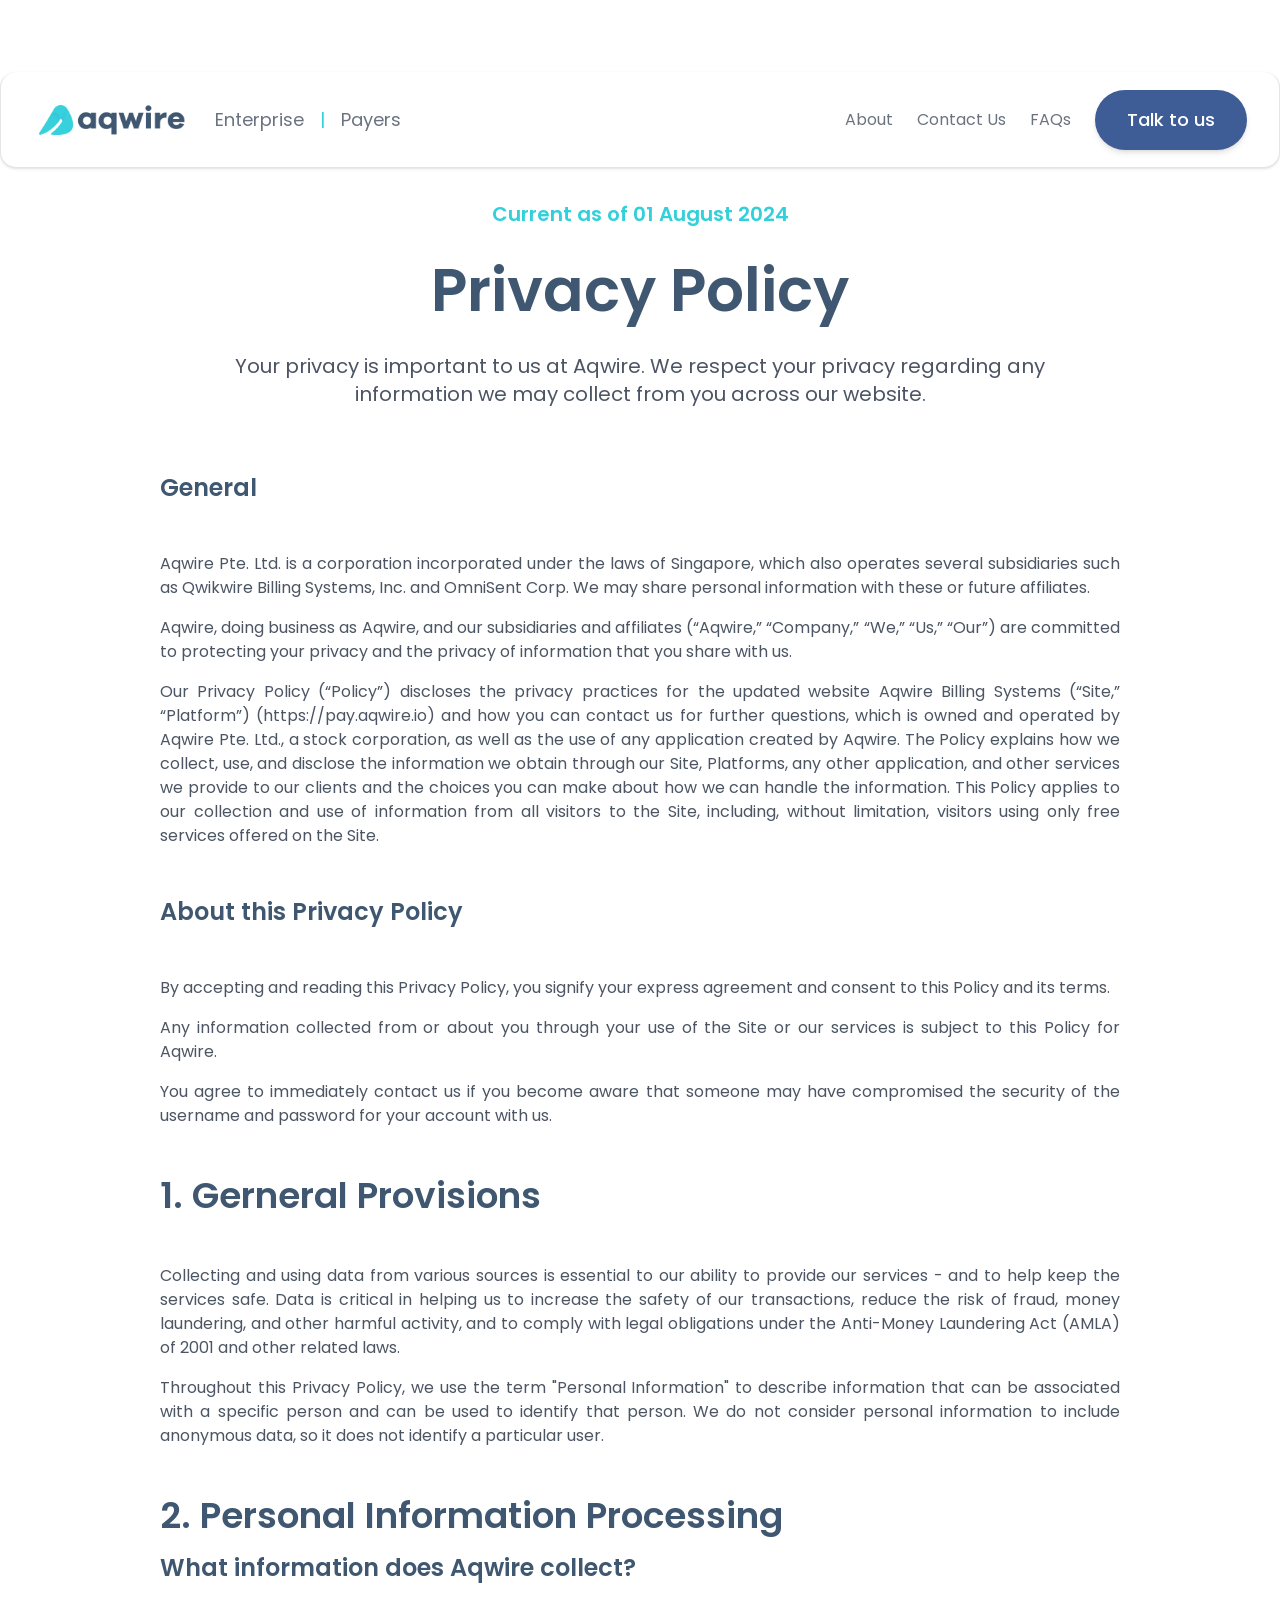
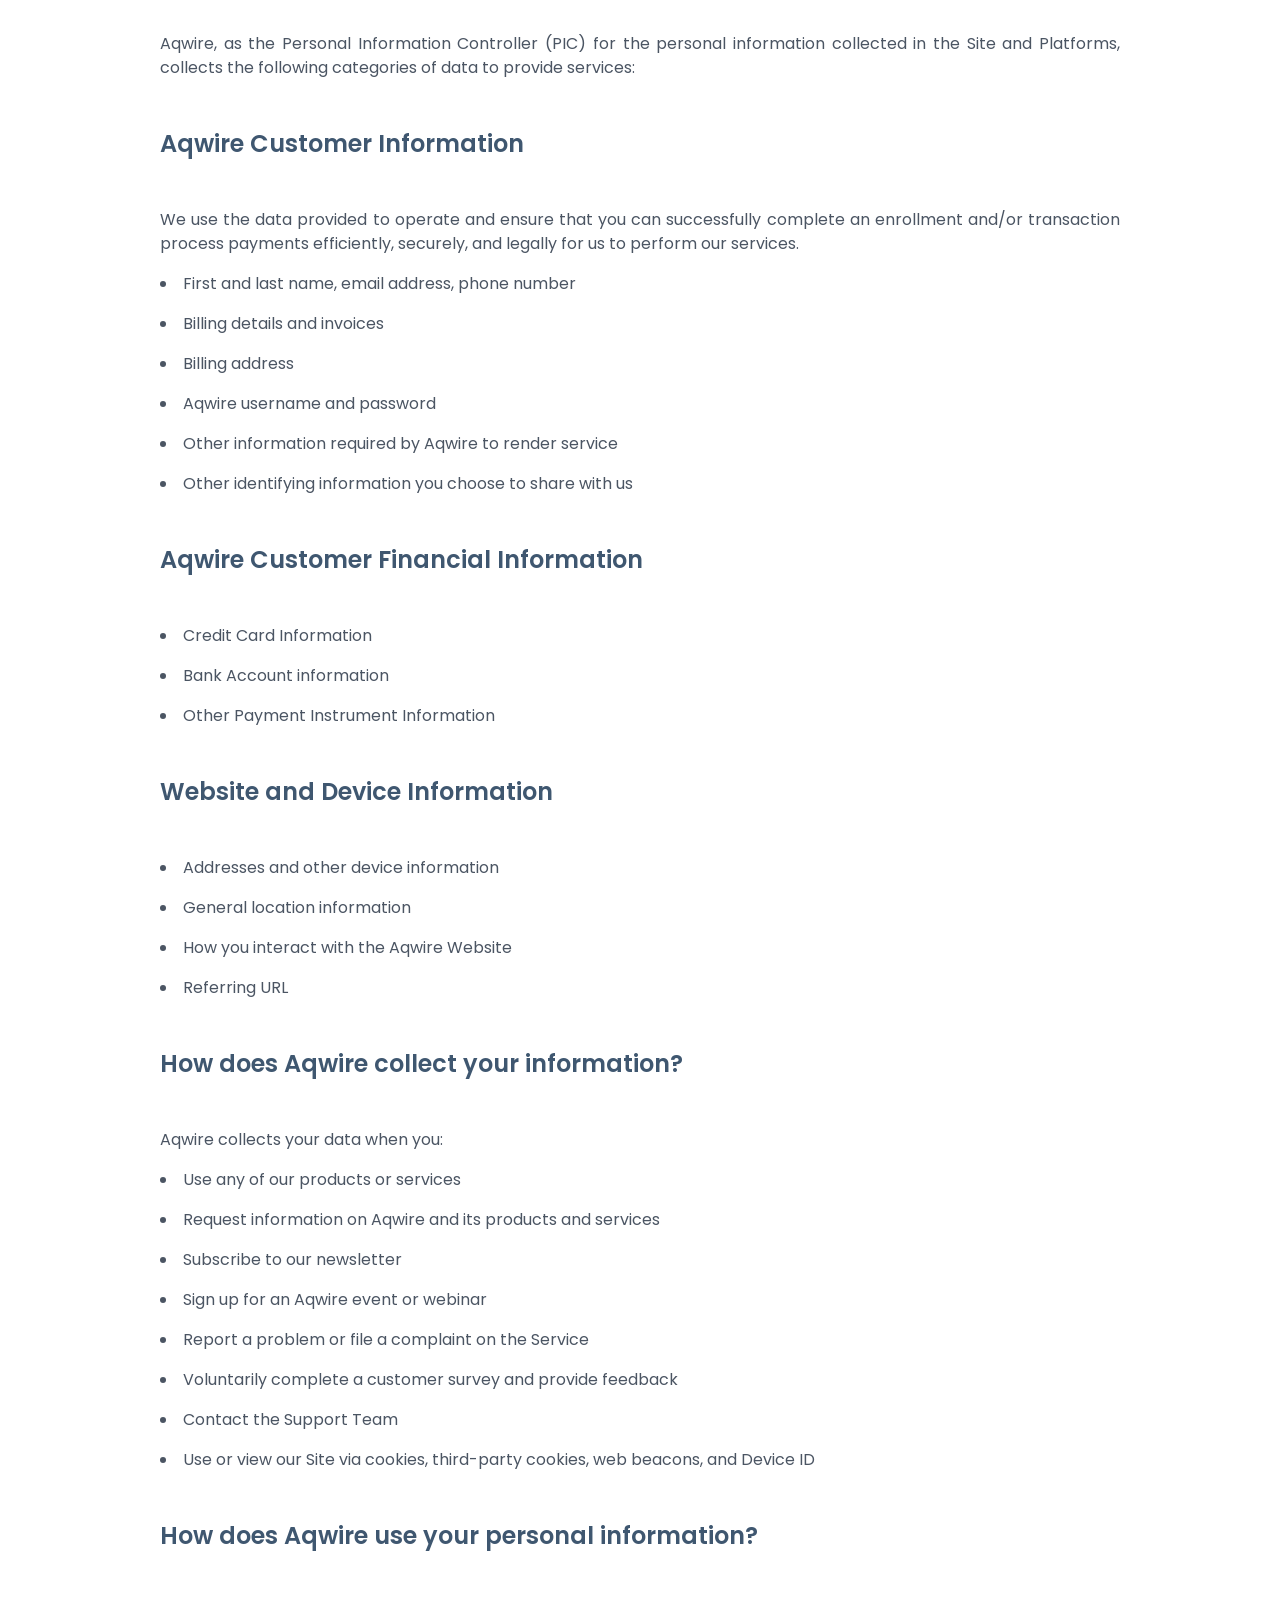
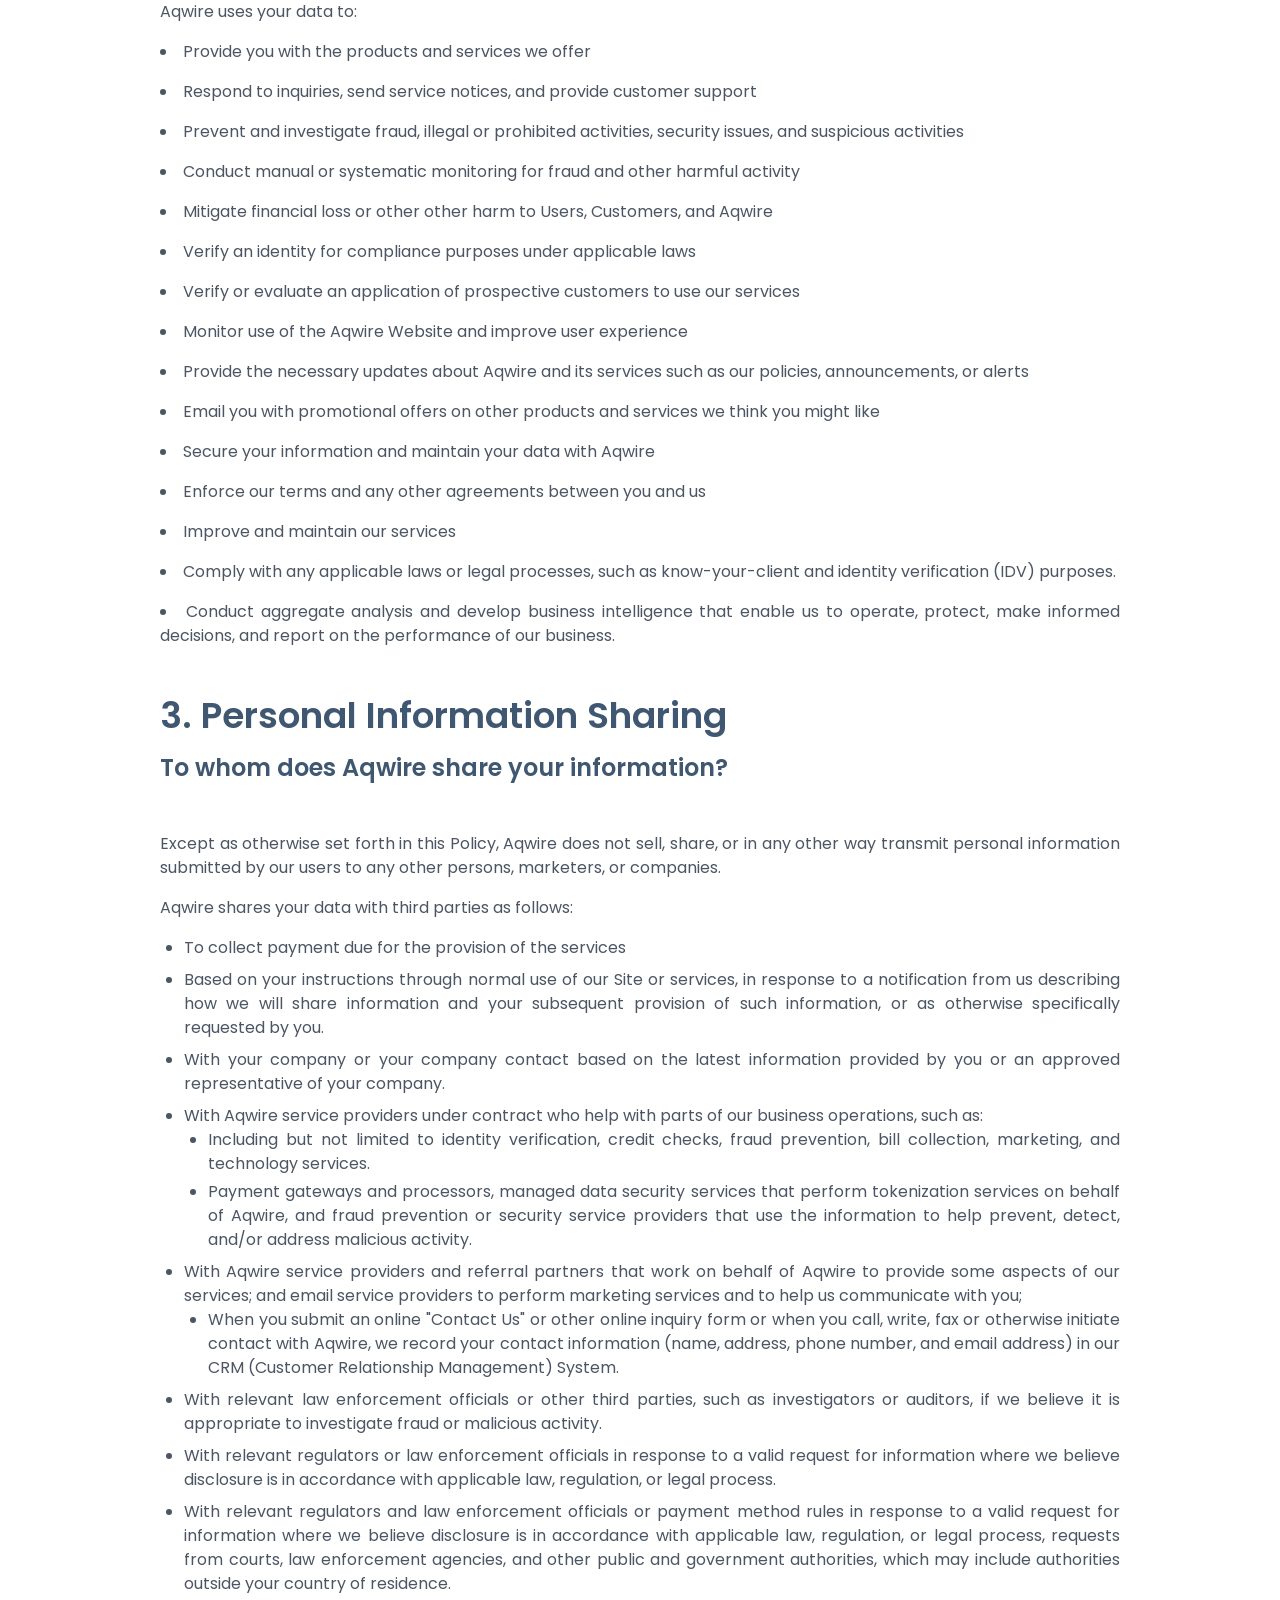
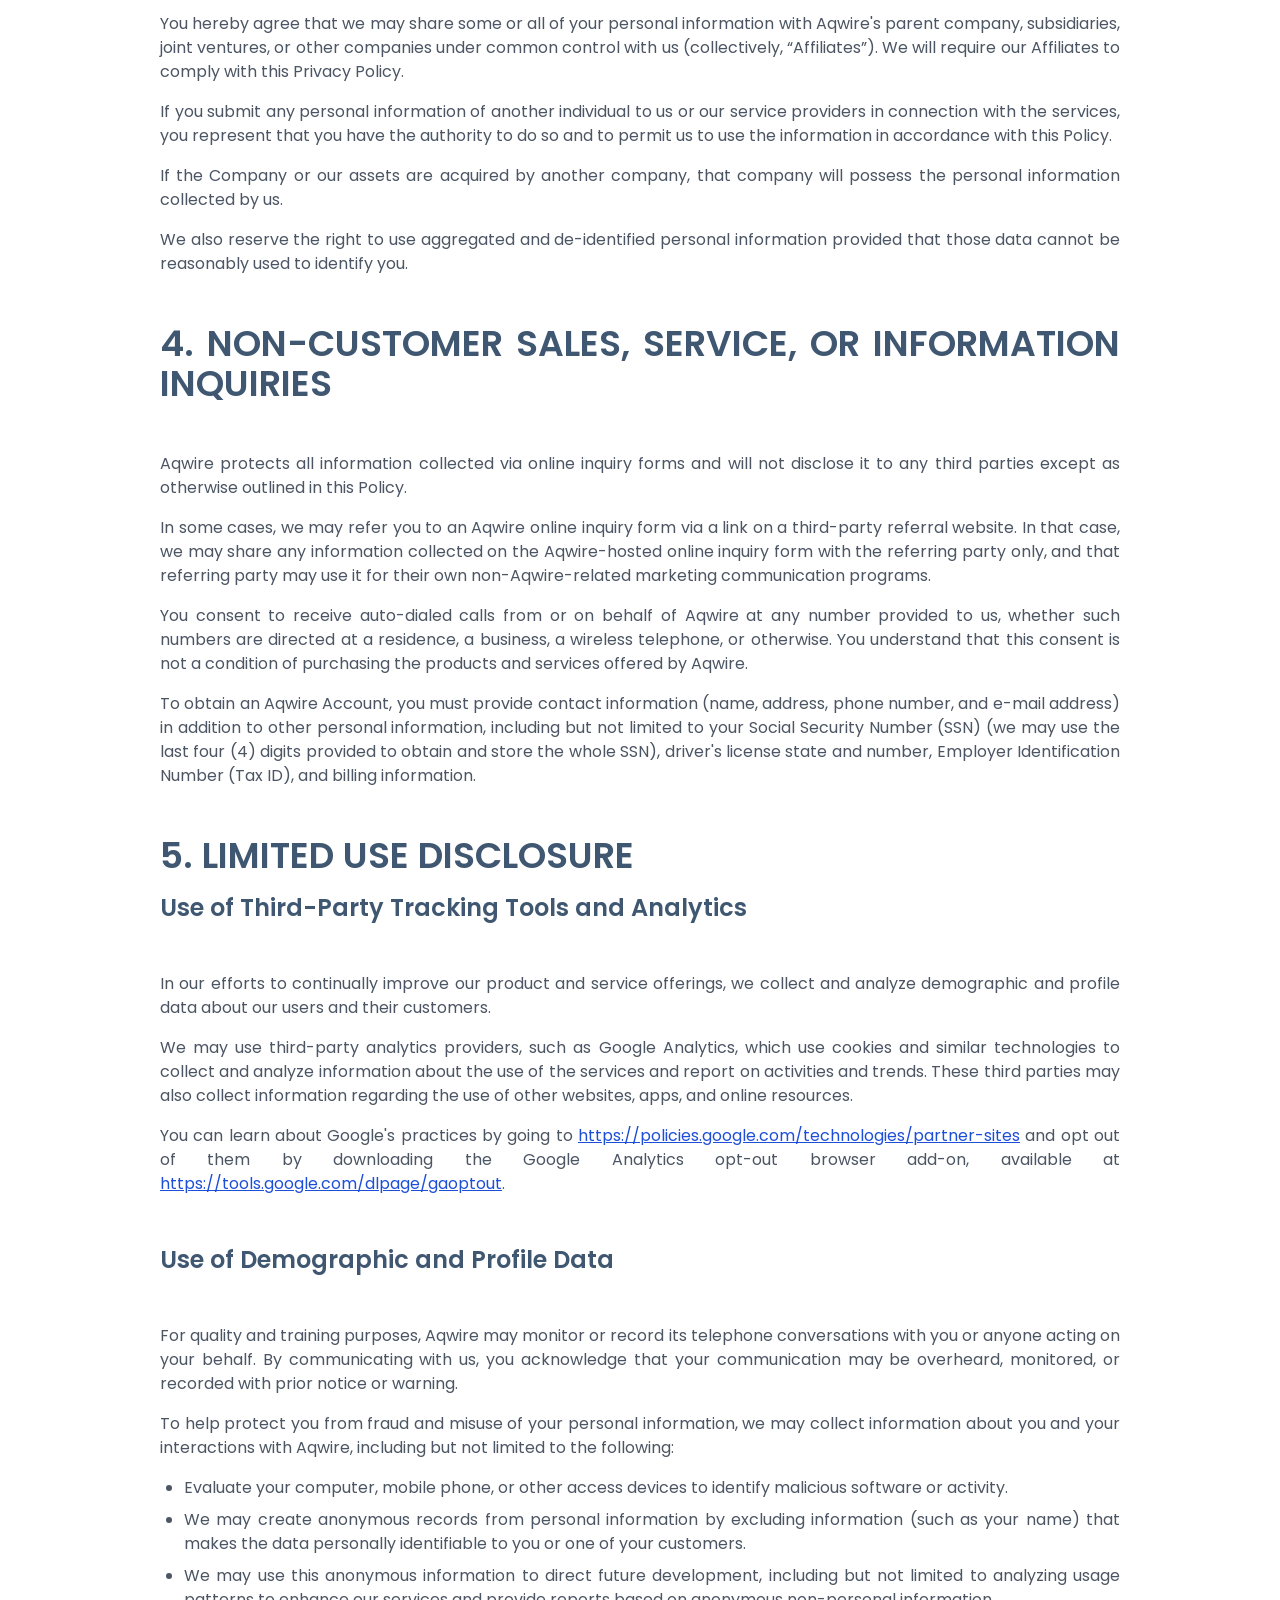
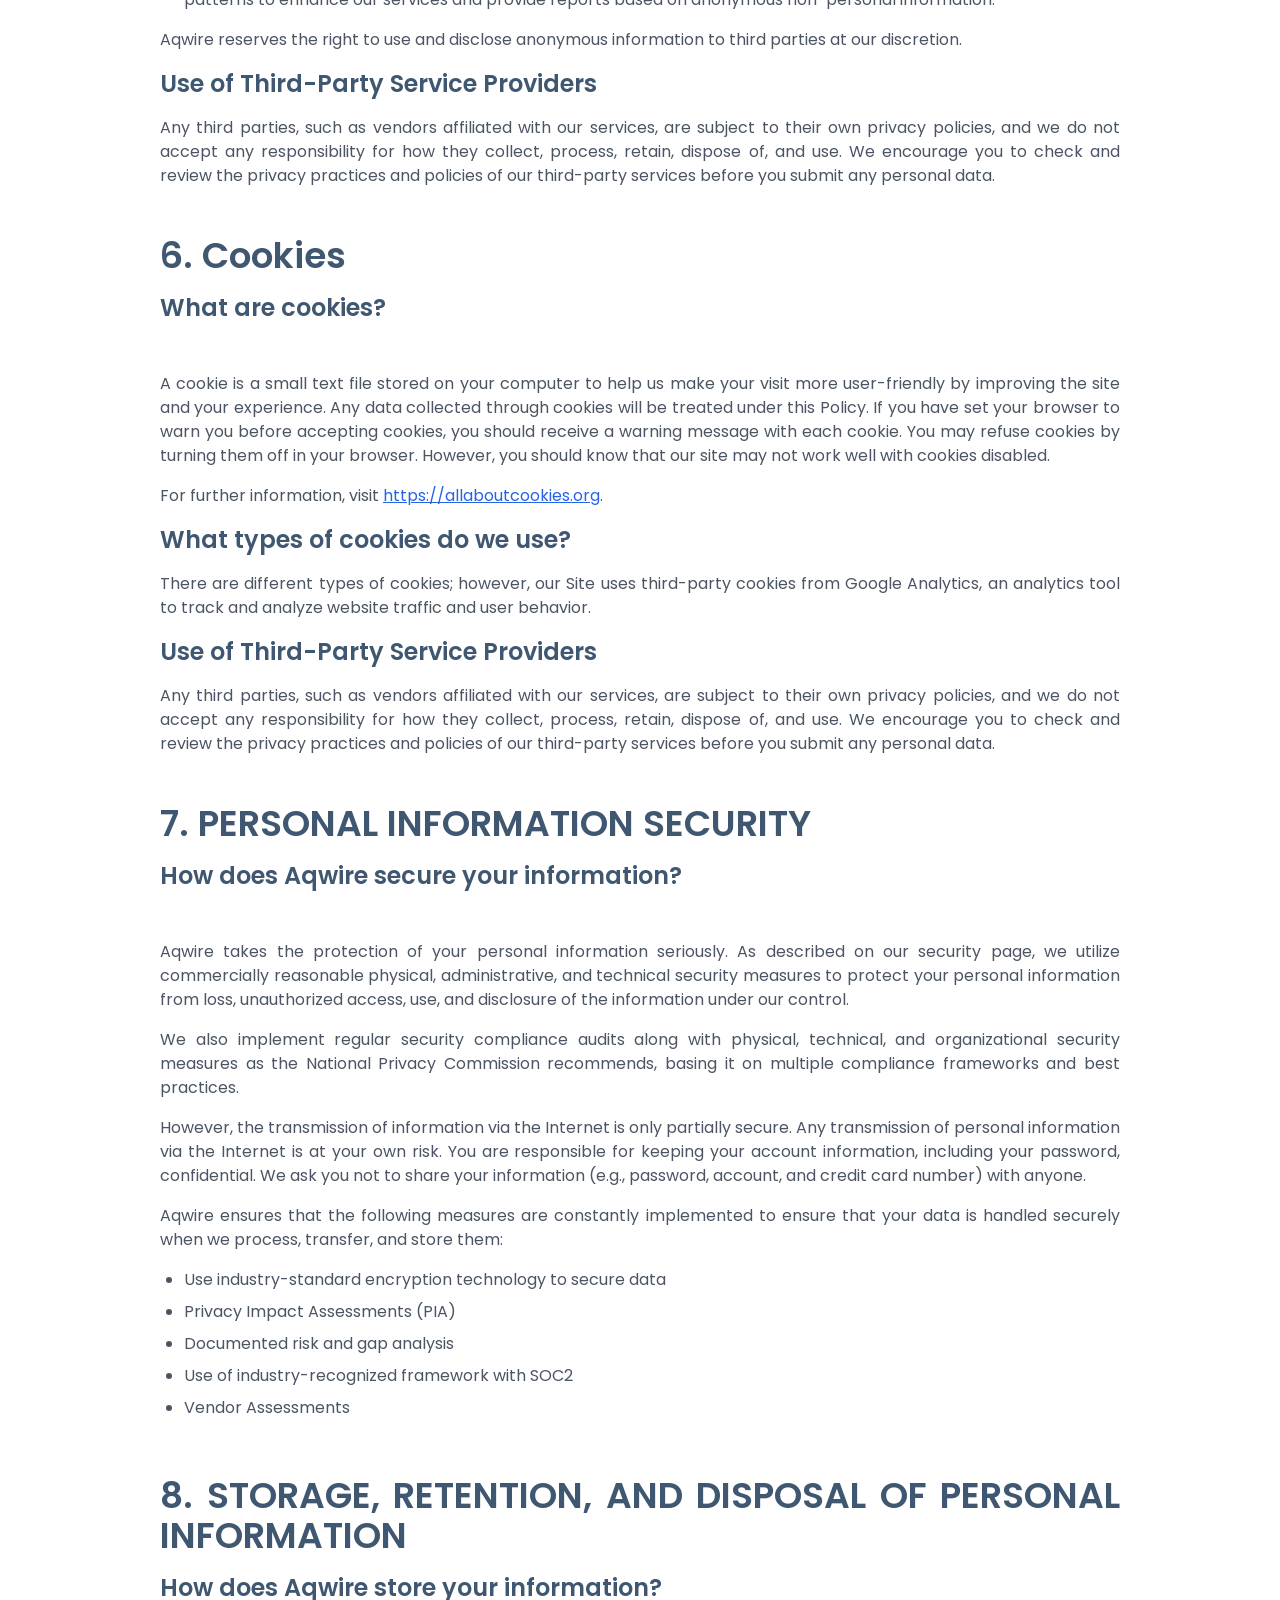
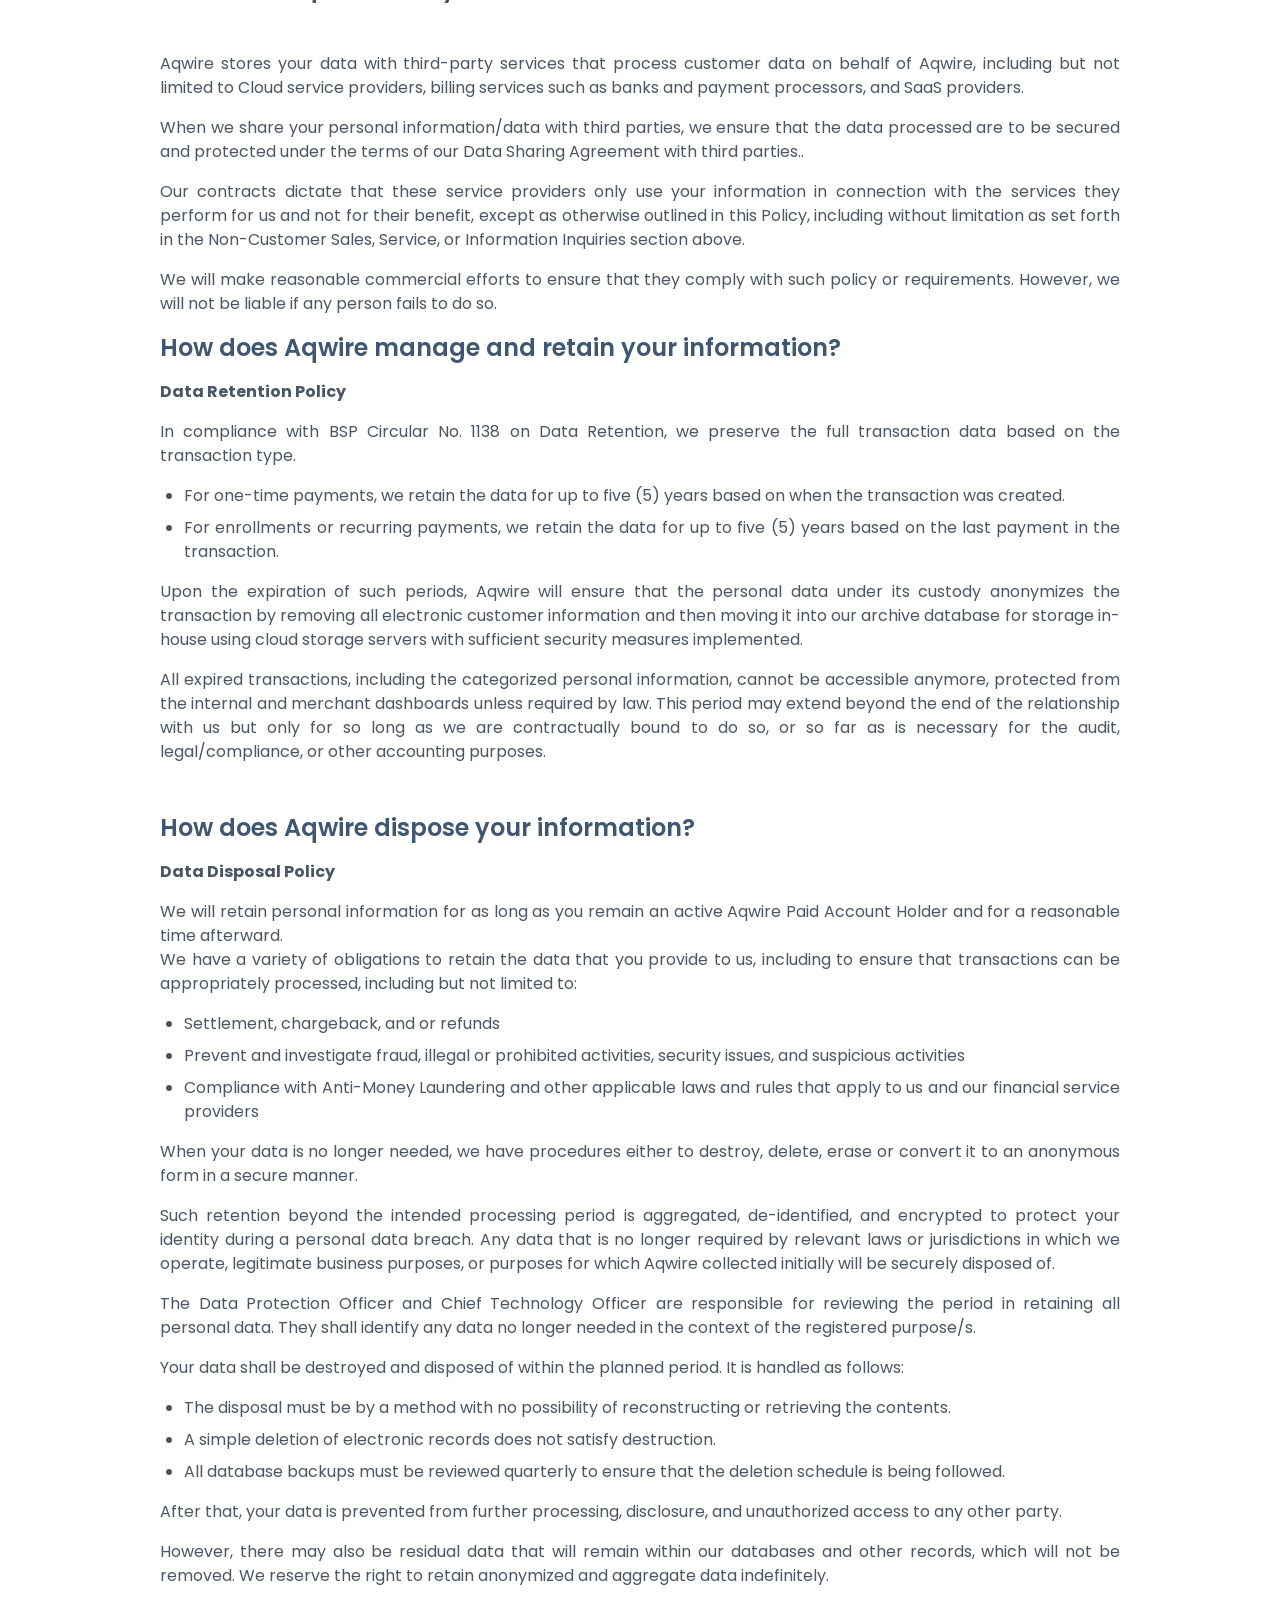
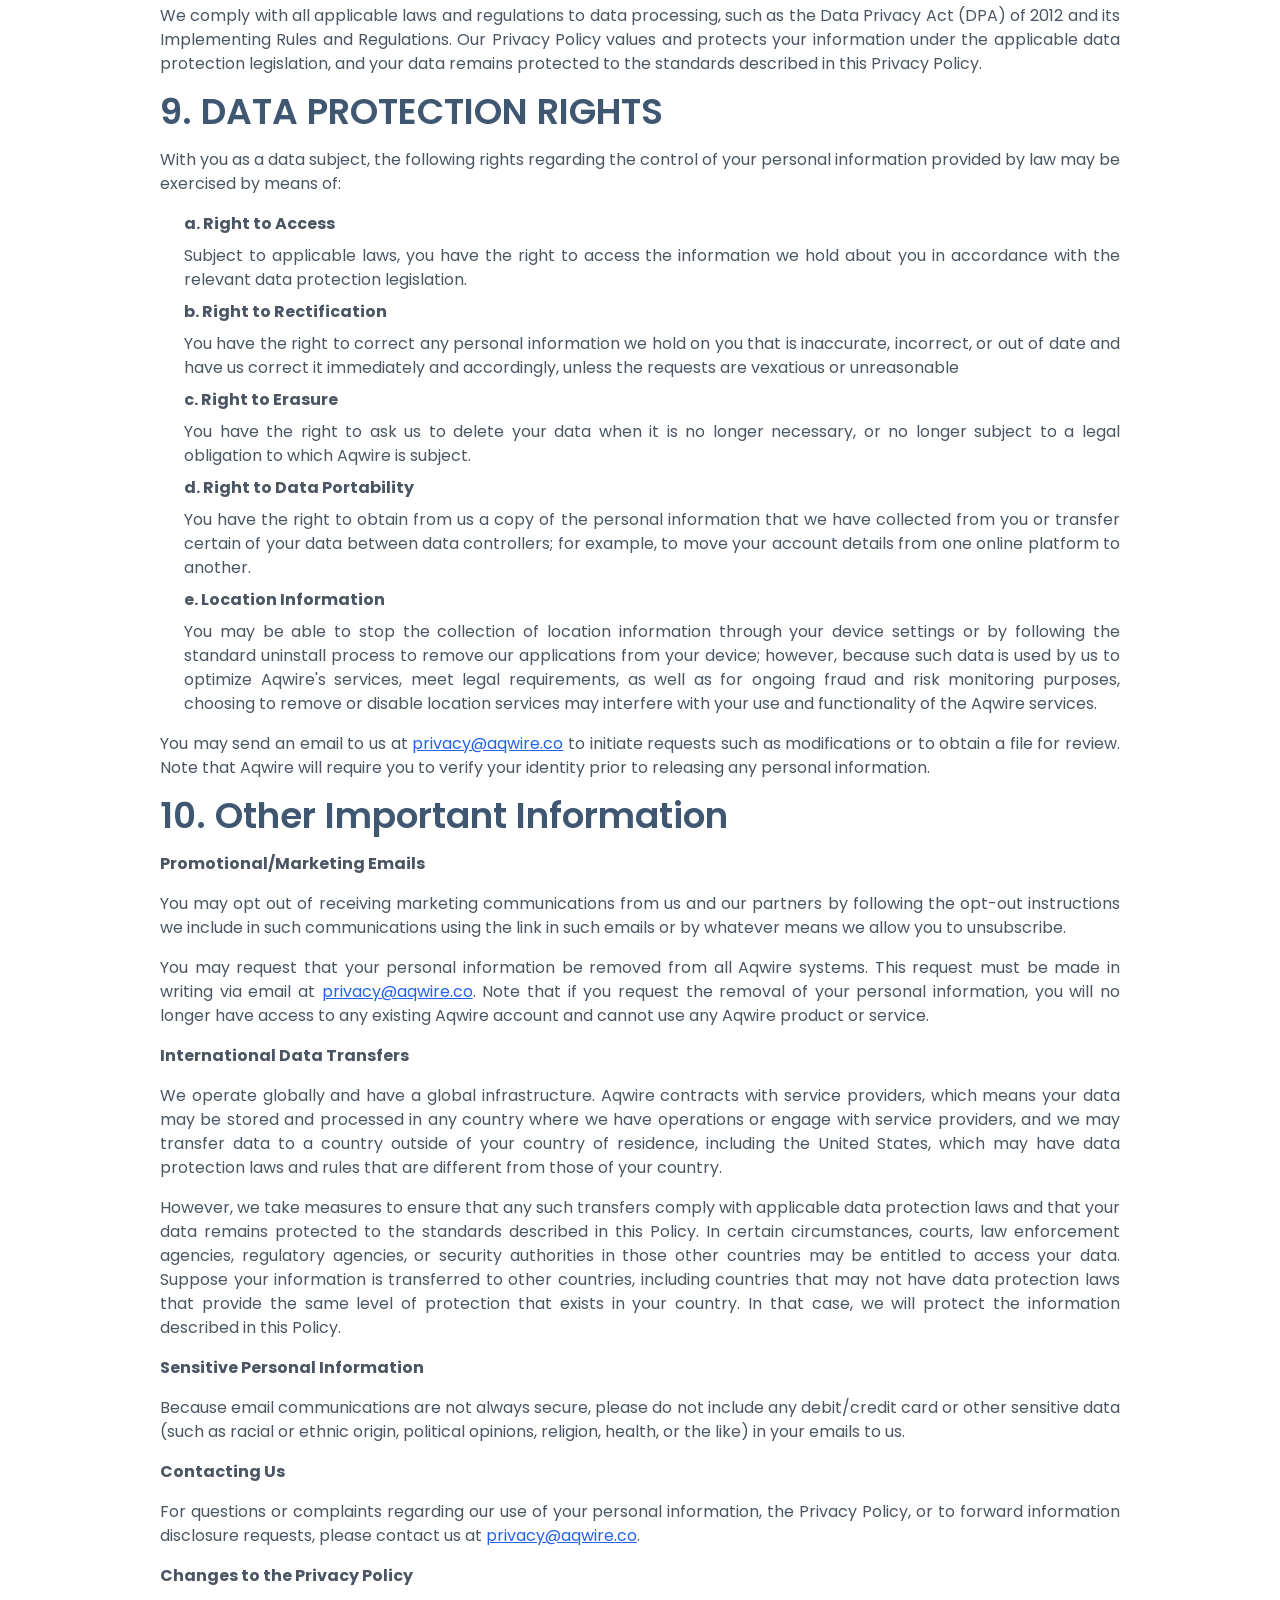
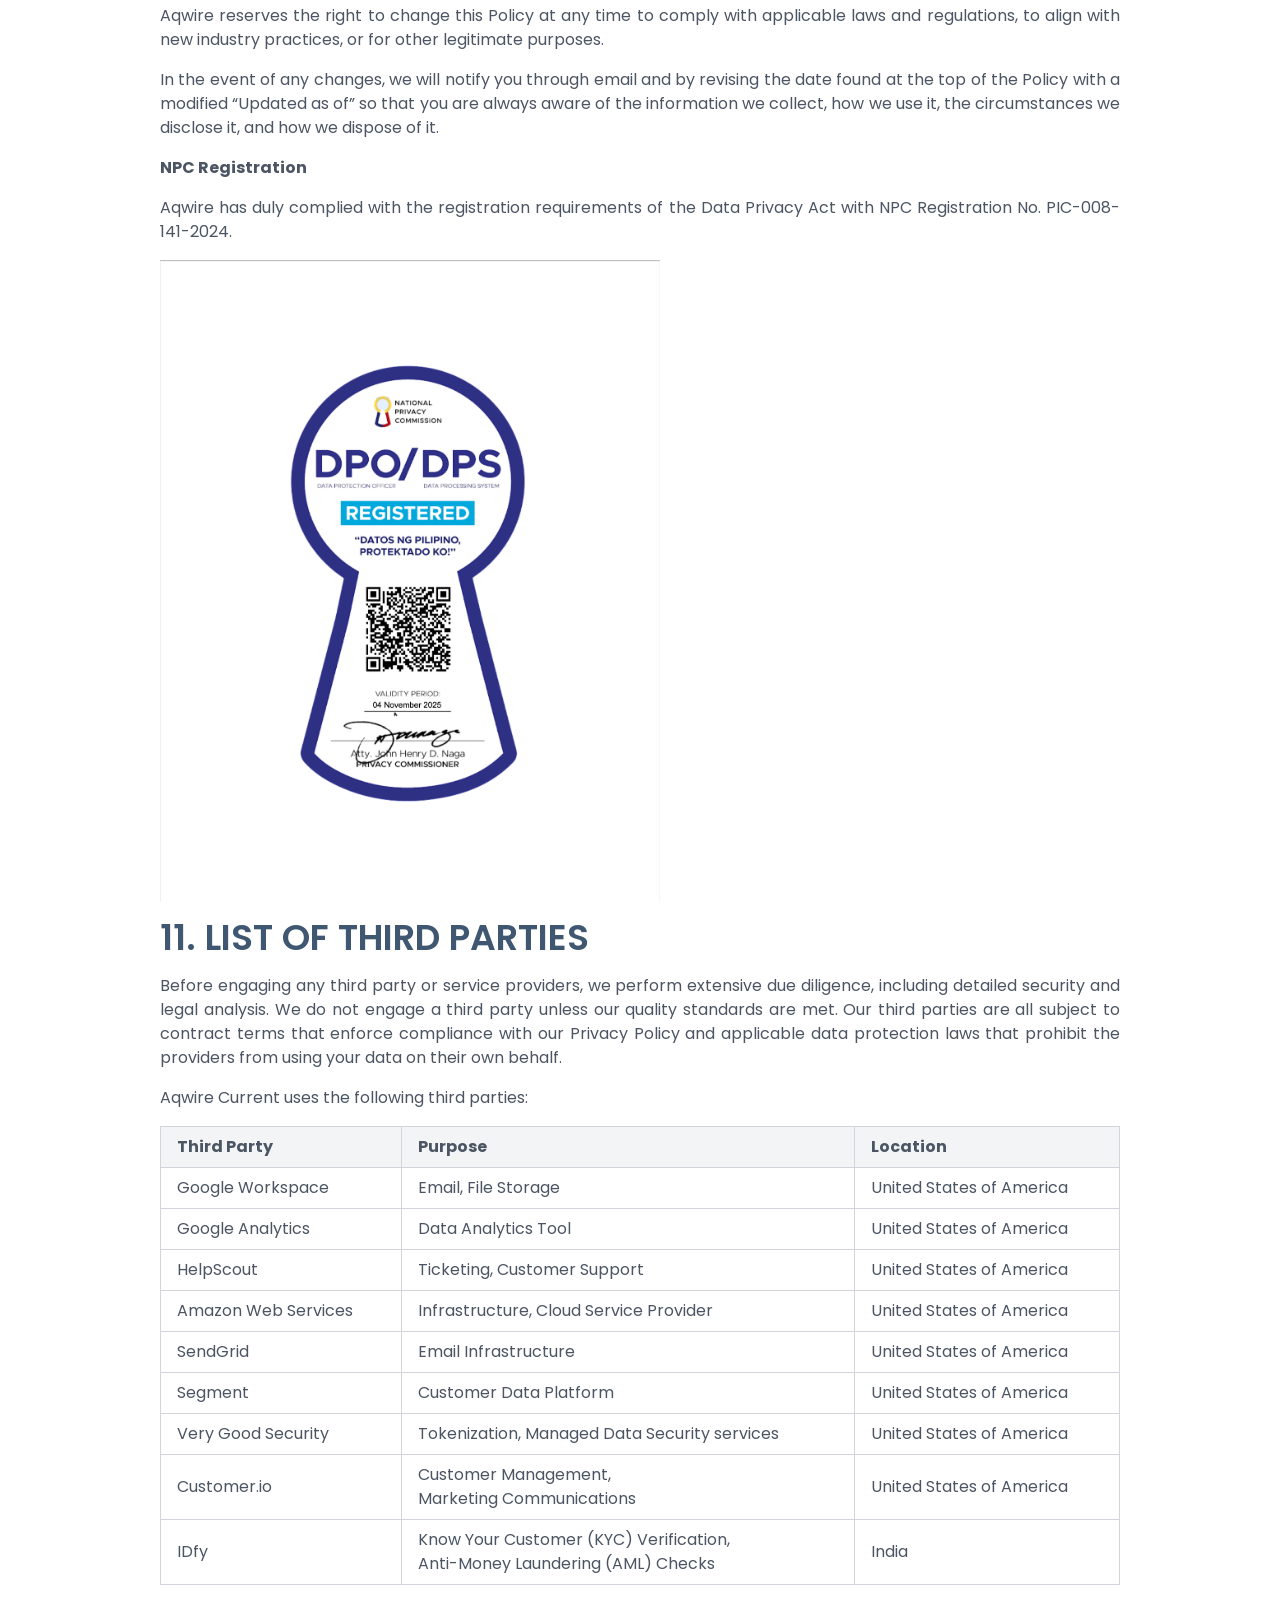
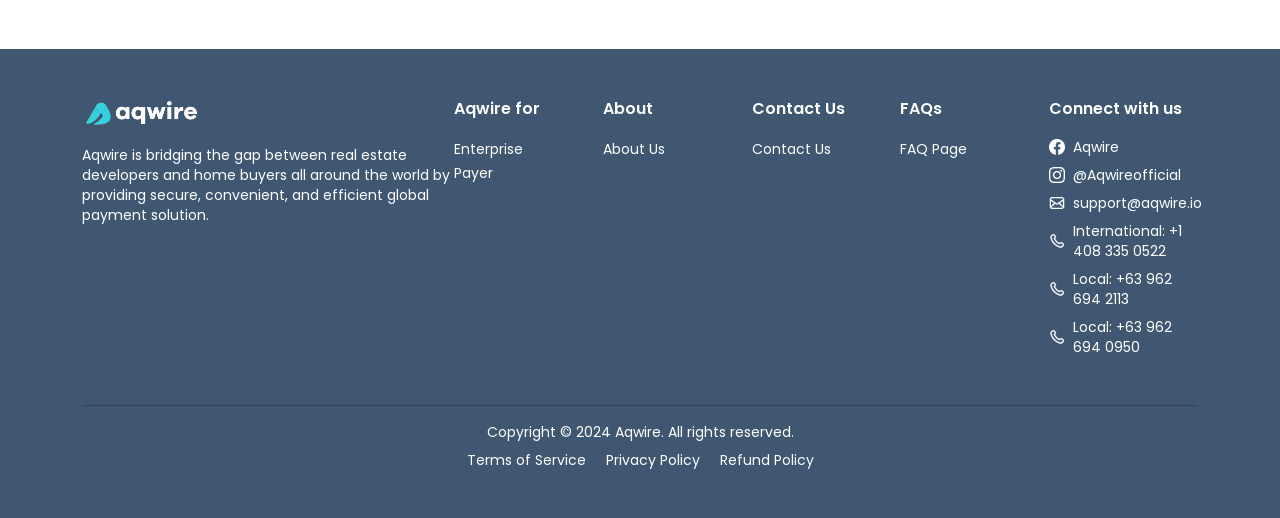
<file: privacy-policy/index.html>
<!--Aqwire Privacy Policy Page--> 

<!DOCTYPE html>
<html lang="en">
<head>
    <meta charset="UTF-8">
    <meta name="viewport" content="width=device-width, initial-scale=1.0">
    <title>Aqwire Privacy Policy</title>
    <link href="https://fonts.googleapis.com/css2?family=Poppins:wght@400&display=swap" rel="stylesheet">
    <link rel="stylesheet" href="../src/output.css">
    <link rel="icon" type="image/png" href="../assets/favicon.png">
</head>
    <body class="bg-white pt-8">

        <!-- Navbar -->
        <nav class="bg-white max-w-7xl mx-auto border-neutral-200 border-t-0 border shadow h-24 rounded-2xl sticky top-4 z-50 mt-10">
            <div class="flex justify-between items-center w-full mx-8 h-full">
            <div class="flex justify-start gap-6 text-lg text-gray-500 items-center">
                <a href="../"><img class="h-10 my-auto" src="../assets/logo-brand.png" alt="aqwire-logo"></a>
                <div class="hidden md:flex gap-4">
                <a href="../enterprise/" class="nav-link">
                    <span class="nav-link-text">Enterprise</span>
                </a>
                <p class="text-aqwire-blue">|</p>
                <a href="../payers/" class="nav-link">
                    <span class="nav-link-text">Payers</span>
                </a>
                </div>
            </div>
            <div class="hidden lg:flex justify-end gap-6 text-gray-500 items-center">
                <a href="../about/" class="nav-link">
                    <span class="nav-link-text">About</span>
                </a>
                <a href="../contact-us/" class="nav-link">
                    <span class="nav-link-text">Contact Us</span>
                </a>
                <a href="https://aqwire.zohodesk.com/portal/en/home" class="nav-link">
                    <span class="nav-link-text">FAQs</span>
                </a>
                <a href="../contact-us/" class="primary-button">Talk to us</a>
            </div>
            <div class="lg:hidden flex items-center">
                <button id="menu-btn" class="text-gray-500 focus:outline-none">
                <svg class="w-6 h-6" fill="none" stroke="currentColor" viewBox="0 0 24 24" xmlns="http://www.w3.org/2000/svg">
                    <path stroke-linecap="round" stroke-linejoin="round" stroke-width="2" d="M4 6h16M4 12h16m-7 6h7"></path>
                </svg>
                </button>
            </div>
            </div>
            <div id="menu" class="fixed z-10 pt-24 inset-0 bg-white flex flex-col gap-6 text-center text-gray-500 hidden">
                <button id="close-btn" class="absolute top-8 right-8 text-gray-500 focus:outline-none">
                    <svg class="w-6 h-6" fill="none" stroke="currentColor" viewBox="0 0 24 24" xmlns="http://www.w3.org/2000/svg">
                    <path stroke-linecap="round" stroke-linejoin="round" stroke-width="2" d="M6 18L18 6M6 6l12 12"></path>
                    </svg>
                </button>
                <a href="../enterprise/" class="hover:underline">Aqwire for Enterprises</a>
                <a href="../payers/" class="hover:underline">Aqwire for Payers</a>
                <a href="../about/" class="hover:underline">About</a>
                <a href="../contact-us/" class="hover:underline">Contact Us</a>
                <a href="https://aqwire.zohodesk.com/portal/en/home" class="hover:underline">FAQs</a>
            </div>
        </nav>
    
        
    
    <article class="py-8 space-y-8 px-4 z-0 text-gray-600">
        <h1 class="text-center text-xl font-semibold text-aqwire-blue ">Current as of 01 August 2024</h1>
        <h2 class="text-center text-6xl font-semibold text-primary-blue mb-2">Privacy Policy</h2>
        <p class="text-center max-w-4xl mx-auto text-xl mb-8">Your privacy is important to us at Aqwire. We respect your privacy regarding any information we may collect from you across our website.</p>
        <div class="text-base text-justify max-w-5xl mx-auto p-8 space-y-4 ">
            <h2 class=" text-2xl font-semibold text-primary-blue mb-2">General</h2>
            <div class="text-base text-justify space-y-4 py-8">
                <p>Aqwire Pte. Ltd. is a corporation incorporated under the laws of Singapore, which also operates several subsidiaries such as Qwikwire Billing Systems, Inc. and OmniSent Corp. We may share personal information with these or future affiliates. </p>
                
                <p>Aqwire, doing business as Aqwire, and our subsidiaries and affiliates (“Aqwire,” “Company,” “We,” “Us,” “Our”) are committed to protecting your privacy and the privacy of information that you share with us. </p>

                <p>Our Privacy Policy (“Policy”) discloses the privacy practices for the updated website Aqwire Billing Systems (“Site,” “Platform”) (https://pay.aqwire.io) and how you can contact us for further questions, which is owned and operated by Aqwire Pte. Ltd., a stock corporation, as well as the use of any application created by Aqwire. The Policy explains how we collect, use, and disclose the information we obtain through our Site, Platforms, any other application, and other services we provide to our clients and the choices you can make about how we can handle the information. This Policy applies to our collection and use of information from all visitors to the Site, including, without limitation, visitors using only free services offered on the Site.</p>
            </div>
            <h2 class="text-2xl font-semibold text-primary-blue mb-2">About this Privacy Policy</h2>
            <div class="text-base text-justify space-y-4 py-8">
                <p>By accepting and reading this Privacy Policy, you signify your express agreement and consent to this Policy and its terms. </p>
                
                <p>Any information collected from or about you through your use of the Site or our services is subject to this Policy for Aqwire.</p>

                <p>You agree to immediately contact us if you become aware that someone may have compromised the security of the username and password for your account with us.</p>
            </div>

            <h1 class="text-4xl font-semibold text-primary-blue mb-2">1. Gerneral Provisions</h1>
            <div class="text-base text-justify space-y-4 py-8">
                <p>Collecting and using data from various sources is essential to our ability to provide our services - and to help keep the services safe. Data is critical in helping us to increase the safety of our transactions, reduce the risk of fraud, money laundering, and other harmful activity, and to comply with legal obligations under the Anti-Money Laundering Act (AMLA) of 2001 and other related laws.</p>
                
                <p>Throughout this Privacy Policy, we use the term "Personal Information" to describe information that can be associated with a specific person and can be used to identify that person. We do not consider personal information to include anonymous data, so it does not identify a particular user.</p>

            </div>

            <h1 class="text-4xl font-semibold text-primary-blue mb-8">2. Personal Information Processing</h1>
            <h2 class="text-2xl font-semibold text-primary-blue mb-2">What information does Aqwire collect?</h2>
            <div class="text-base text-justify space-y-4 py-8">
                <p>Aqwire, as the Personal Information Controller (PIC) for the personal information collected in the Site and Platforms, collects the following categories of data to provide services:</p>
                

            </div>
            <h2 class="text-2xl font-semibold text-primary-blue mb-2">Aqwire Customer Information</h2>
            <div class="text-base text-justify space-y-4  py-8">
                <p>We use the data provided to operate and ensure that you can successfully complete an enrollment and/or transaction process payments efficiently, securely, and legally for us to perform our services.</p>
                
                <li>First and last name, email address, phone number</li>
                <li>Billing details and invoices</li>
                <li>Billing address
                <li>Aqwire username and password</li>
                <li>Other information required by Aqwire to render service</li>
                <li>Other identifying information you choose to share with us</li>

            </div>
            <h2 class="text-2xl font-semibold text-primary-blue mb-2">Aqwire Customer Financial Information</h2>
            <div class="text-base text-justify space-y-4  py-8">
                
                
                <li>Credit Card Information
                <li>Bank Account information
                <li>Other Payment Instrument Information

            </div>
            <h2 class="text-2xl font-semibold text-primary-blue mb-2">Website and Device Information</h2>
            <div class="text-base text-justify space-y-4  py-8">
                
                
                <li>Addresses and other device information
                <li>General location information
                <li>How you interact with the Aqwire Website
                <li>Referring URL</li>

            </div>
            <h1 class="text-2xl font-semibold text-primary-blue ">How does Aqwire collect your information?</h1>
            <div class="text-base text-justify space-y-4  py-8">

                <p>Aqwire collects your data when you:</p>
                <li>Use any of our products or services
                <li>Request information on Aqwire and its products and services
                <li>Subscribe to our newsletter
                <li>Sign up for an Aqwire event or webinar
                <li>Report a problem or file a complaint on the Service
                <li>Voluntarily complete a customer survey and provide feedback
                <li>Contact the Support Team
                <li>Use or view our Site via cookies, third-party cookies, web beacons, and Device ID
                </li>

            </div>
            <h1 class="text-2xl font-semibold text-primary-blue ">How does Aqwire use your personal information?</h1>
            <div class="text-base text-justify space-y-4 py-8">

                <p>Aqwire uses your data to:</p>
                <li>Provide you with the products and services we offer
                <li>Respond to inquiries, send service notices, and provide customer support
                <li>Prevent and investigate fraud, illegal or prohibited activities, security issues, and suspicious activities
                <li>Conduct manual or systematic monitoring for fraud and other harmful activity
                <li>Mitigate financial loss or other other harm to Users, Customers, and Aqwire
                <li>Verify an identity for compliance purposes under applicable laws
                <li>Verify or evaluate an application of prospective customers to use our services
                <li>Monitor use of the Aqwire Website and improve user experience
                <li>Provide the necessary updates about Aqwire and its services such as our policies, announcements, or alerts
                <li>Email you with promotional offers on other products and services we think you might like
                <li>Secure your information and maintain your data with Aqwire
                <li>Enforce our terms and any other agreements between you and us
                <li>Improve and maintain our services
                <li>Comply with any applicable laws or legal processes, such as know-your-client and identity verification (IDV) purposes.
                <li>Conduct aggregate analysis and develop business intelligence that enable us to operate, protect, make informed decisions, and report on the performance of our business.
                </li>

            </div>

            <h1 class="text-4xl font-semibold text-primary-blue mb-8">3. Personal Information Sharing</h1>
            <h2 class="text-2xl font-semibold text-primary-blue ">To whom does Aqwire share your information?</h1>
            <div class="text-base text-justify space-y-4 py-8">
                <p>Except as otherwise set forth in this Policy, Aqwire does not sell, share, or in any other way transmit personal information submitted by our users to any other persons, marketers, or companies.</p>
                <p>Aqwire shares your data with third parties as follows:</p>
                <ul class="list-disc pl-6"> 
                    <li class="mb-2">
                        To collect payment due for the provision of the services
                    </li>
                    <li class="mb-2">
                        Based on your instructions through normal use of our Site or services, in response to a notification from us describing how we will share information and your subsequent provision of such information, or as otherwise specifically requested by you.
                    </li>
                    <li class="mb-2">
                        With your company or your company contact based on the latest information provided by you or an approved representative of your company.
                    </li>
                    <li class="mb-2">
                        With Aqwire service providers under contract who help with parts of our business operations, such as:
                        <ul class="list-disc pl-6">
                            <li class="mb-1">Including but not limited to identity verification, credit checks, fraud prevention, bill collection, marketing, and technology services.</li>
                            <li class="mb-1">Payment gateways and processors, managed data security services that perform tokenization services on behalf of Aqwire, and fraud prevention or security service providers that use the information to help prevent, detect, and/or address malicious activity.</li>   
                        </ul>
                    </li>
                    <li class="mb-2">
                        With Aqwire service providers and referral partners that work on behalf of Aqwire to provide some aspects of our services; and email service providers to perform marketing services and to help us communicate with you;
                        <ul class="list-disc pl-6">
                            <li class="mb-1">When you submit an online "Contact Us" or other online inquiry form or when you call, write, fax or otherwise initiate contact with Aqwire, we record your contact information (name, address, phone number, and email address) in our CRM (Customer Relationship Management) System.</li>
                        </ul>
                    </li>
                    <li class="mb-2">
                        With relevant law enforcement officials or other third parties, such as investigators or auditors, if we believe it is appropriate to investigate fraud or malicious activity.
                    </li>
                    <li class="mb-2">
                        With relevant regulators or law enforcement officials in response to a valid request for information where we believe disclosure is in accordance with applicable law, regulation, or legal process.
                    </li>
                    <li class="mb-2">
                        With relevant regulators and law enforcement officials or payment method rules in response to a valid request for information where we believe disclosure is in accordance with applicable law, regulation, or legal process, requests from courts, law enforcement agencies, and other public and government authorities, which may include authorities outside your country of residence.
                    </li>
                </ul>
                <p>You hereby agree that we may share some or all of your personal information with Aqwire's parent company, subsidiaries, joint ventures, or other companies under common control with us (collectively, “Affiliates”). We will require our Affiliates to comply with this Privacy Policy.</p>
                <p>If you submit any personal information of another individual to us or our service providers in connection with the services, you represent that you have the authority to do so and to permit us to use the information in accordance with this Policy.</p>
                <p>If the Company or our assets are acquired by another company, that company will possess the personal information collected by us.</p>
                <p>We also reserve the right to use aggregated and de-identified personal information provided that those data cannot be reasonably used to identify you.</p>
            </div>
            <h1 class="text-4xl font-semibold text-primary-blue mb-8">4. NON-CUSTOMER SALES, SERVICE, OR INFORMATION INQUIRIES</h1>
            <div class="text-base text-justify space-y-4 py-8">
            <p class="mb-2">Aqwire protects all information collected via online inquiry forms and will not disclose it to any third parties except as otherwise outlined in this Policy.</p>
            <p class="mb-2">In some cases, we may refer you to an Aqwire online inquiry form via a link on a third-party referral website. In that case, we may share any information collected on the Aqwire-hosted online inquiry form with the referring party only, and that referring party may use it for their own non-Aqwire-related marketing communication programs.</p>
            <p class="mb-2">You consent to receive auto-dialed calls from or on behalf of Aqwire at any number provided to us, whether such numbers are directed at a residence, a business, a wireless telephone, or otherwise. You understand that this consent is not a condition of purchasing the products and services offered by Aqwire.</p>
            <p class="mb-2">To obtain an Aqwire Account, you must provide contact information (name, address, phone number, and e-mail address) in addition to other personal information, including but not limited to your Social Security Number (SSN) (we may use the last four (4) digits provided to obtain and store the whole SSN), driver's license state and number, Employer Identification Number (Tax ID), and billing information.</p>
            </div>
            
           
            <h1 class="text-4xl font-semibold text-primary-blue mb-8">5. LIMITED USE DISCLOSURE</h1>
            <h2 class="text-2xl font-semibold text-primary-blue ">Use of Third-Party Tracking Tools and Analytics </h2>
            <div class="text-base text-justify space-y-4 py-8">
            <p class="mb-2">In our efforts to continually improve our product and service offerings, we collect and analyze demographic and profile data about our users and their customers.</p>
            <p class="mb-2">We may use third-party analytics providers, such as Google Analytics, which use cookies and similar technologies to collect and analyze information about the use of the services and report on activities and trends. These third parties may also collect information regarding the use of other websites, apps, and online resources.</p>
            <p class="mb-2">You can learn about Google's practices by going to <a class="text-blue-700 underline" href="https://policies.google.com/technologies/partner-sites">https://policies.google.com/technologies/partner-sites</a> and opt out of them by downloading the Google Analytics opt-out browser add-on, available at <a class="text-blue-700 underline" href="https://tools.google.com/dlpage/gaoptout">https://tools.google.com/dlpage/gaoptout</a>.</p>
            </div>
            <h2 class="text-2xl font-semibold text-primary-blue">Use of Demographic and Profile Data</h2>
            <div class="text-base text-justify space-y-4 py-8">
            <p class="mb-2">For quality and training purposes, Aqwire may monitor or record its telephone conversations with you or anyone acting on your behalf. By communicating with us, you acknowledge that your communication may be overheard, monitored, or recorded with prior notice or warning.</p>
            <p class="mb-2">To help protect you from fraud and misuse of your personal information, we may collect information about you and your interactions with Aqwire, including but not limited to the following:</p>
            <ul class="list-disc pl-6"> 
                <li class="mb-2">
                    Evaluate your computer, mobile phone, or other access devices to identify malicious software or activity.
                </li>
                <li class="mb-2">
                    We may create anonymous records from personal information by excluding information (such as your name) that makes the data personally identifiable to you or one of your customers.
                </li>
                <li class="mb-2">
                    We may use this anonymous information to direct future development, including but not limited to analyzing usage patterns to enhance our services and provide reports based on anonymous non-personal information.
                </li>
            </ul>
            <p>Aqwire reserves the right to use and disclose anonymous information to third parties at our discretion. </p>
            <h2 class="text-2xl font-semibold text-primary-blue">Use of Third-Party Service Providers</h2>
            <p>Any third parties, such as vendors affiliated with our services, are subject to their own privacy policies, and we do not accept any responsibility for how they collect, process, retain, dispose of, and use. We encourage you to check and review the privacy practices and policies of our third-party services before you submit any personal data.</p>
            </div>

            <h1 class="text-4xl font-semibold text-primary-blue mb-8">6. Cookies</h1>
            <h2 class="text-2xl font-semibold text-primary-blue ">What are cookies?</h2>
            <div class="text-base text-justify space-y-4 py-8">
                <p>A cookie is a small text file stored on your computer to help us make your visit more user-friendly by improving the site and your experience. Any data collected through cookies will be treated under this Policy. If you have set your browser to warn you before accepting cookies, you should receive a warning message with each cookie. You may refuse cookies by turning them off in your browser. However, you should know that our site may not work well with cookies disabled.</p>
                <p>For further information, visit <a class="underline text-blue-600" href="https://allaboutcookies.org">https://allaboutcookies.org</a>.</p>
                <h2 class="text-2xl font-semibold text-primary-blue ">What types of cookies do we use?</h2>
                <p>There are different types of cookies; however, our Site uses third-party cookies from Google Analytics, an analytics tool to track and analyze website traffic and user behavior.</p>
                <h2 class="text-2xl font-semibold text-primary-blue">Use of Third-Party Service Providers</h2>
                <p>Any third parties, such as vendors affiliated with our services, are subject to their own privacy policies, and we do not accept any responsibility for how they collect, process, retain, dispose of, and use. We encourage you to check and review the privacy practices and policies of our third-party services before you submit any personal data.</p>
                
            </div>
            

            <h1 class="text-4xl font-semibold text-primary-blue mb-8">7. PERSONAL INFORMATION SECURITY</h1>
            <h2 class="text-2xl font-semibold text-primary-blue ">How does Aqwire secure your information?</h2>
            <div class="text-base text-justify space-y-4 py-8">
            <p>Aqwire takes the protection of your personal information seriously. As described on our security page, we utilize commercially reasonable physical, administrative, and technical security measures to protect your personal information from loss, unauthorized access, use, and disclosure of the information under our control. </p>
            <p>We also implement regular security compliance audits along with physical, technical, and organizational security measures as the National Privacy Commission recommends, basing it on multiple compliance frameworks and best practices.</p>
            <p>However, the transmission of information via the Internet is only partially secure. Any transmission of personal information via the Internet is at your own risk. You are responsible for keeping your account information, including your password, confidential. We ask you not to share your information (e.g., password, account, and credit card number) with anyone.</p>
            <p>Aqwire ensures that the following measures are constantly implemented to ensure that your data is handled securely when we process, transfer, and store them:</p>
            <ul class="list-disc pl-6"> 
                <li class="mb-2">
                    Use industry-standard encryption technology to secure data
                </li>
                <li class="mb-2">
                    Privacy Impact Assessments (PIA)
                </li>
                <li class="mb-2">
                    Documented risk and gap analysis
                </li>
                <li class="mb-2">
                    Use of industry-recognized framework with SOC2
                </li>
                <li class="mb-2">
                    Vendor Assessments
                </li>
            </ul>
            </div>

            <h1 class="text-4xl font-semibold text-primary-blue mb-8">8. STORAGE, RETENTION, AND DISPOSAL OF PERSONAL INFORMATION</h1>
            <h2 class="text-2xl font-semibold text-primary-blue ">How does Aqwire store your information?</h2>
            <div class="text-base text-justify space-y-4 py-8">
            <p>Aqwire stores your data with third-party services that process customer data on behalf of Aqwire, including but not limited to Cloud service providers, billing services such as banks and payment processors, and SaaS providers. </p>
            <p>When we share your personal information/data with third parties, we ensure that the data processed are to be secured and protected under the terms of our Data Sharing Agreement with third parties..</p>
            <p>Our contracts dictate that these service providers only use your information in connection with the services they perform for us and not for their benefit, except as otherwise outlined in this Policy, including without limitation as set forth in the Non-Customer Sales, Service, or Information Inquiries section above.</p>
            <p>We will make reasonable commercial efforts to ensure that they comply with such policy or requirements. However, we will not be liable if any person fails to do so.</p>
            <h2 class="text-2xl font-semibold text-primary-blue ">How does Aqwire manage and retain your information?</h2>
            <p class="font-bold">Data Retention Policy</p>
            <p>In compliance with BSP Circular No. 1138 on Data Retention, we preserve the full transaction data based on the transaction type.</p>
            <ul class="list-disc pl-6"> 
                <li class="mb-2">
                    For one-time payments, we retain the data for up to five (5) years based on when the transaction was created.
                </li>
                <li class="mb-2">
                    For enrollments or recurring payments, we retain the data for up to five (5) years based on the last payment in the transaction.
                </li>
            </ul>
            <p>Upon the expiration of such periods, Aqwire will ensure that the personal data under its custody anonymizes the transaction by removing all electronic customer information and then moving it into our archive database for storage in-house using cloud storage servers with sufficient security measures implemented.</p>
            <p>All expired transactions, including the categorized personal information, cannot be accessible anymore, protected from the internal and merchant dashboards unless required by law. This period may extend beyond the end of the relationship with us but only for so long as we are contractually bound to do so, or so far as is necessary for the audit, legal/compliance, or other accounting purposes.</p>
            </div>
            <h2 class="text-2xl font-semibold text-primary-blue ">How does Aqwire dispose your information?</h2>
            <p class="font-bold">Data Disposal Policy</p>
            <p>We will retain personal information for as long as you remain an active Aqwire Paid Account Holder and for a reasonable time afterward. <br>
                We have a variety of obligations to retain the data that you provide to us, including to ensure that transactions can be appropriately processed, including but not limited to:
                </p>
            <ul class="list-disc pl-6"> 
                <li class="mb-2">
                    Settlement, chargeback, and or refunds
                </li>
                <li class="mb-2">
                    Prevent and investigate fraud, illegal or prohibited activities, security issues, and suspicious activities
                </li>
                <li class="mb-2">
                    Compliance with Anti-Money Laundering and other applicable laws and rules that apply to us and our financial service providers
                </li>
            </ul>
            <p>When your data is no longer needed, we have procedures either to destroy, delete, erase or convert it to an anonymous form in a secure manner.</p>
            <p>Such retention beyond the intended processing period is aggregated, de-identified, and encrypted to protect your identity during a personal data breach. Any data that is no longer required by relevant laws or jurisdictions in which we operate, legitimate business purposes, or purposes for which Aqwire collected initially will be securely disposed of. </p>
            <p>The Data Protection Officer and Chief Technology Officer are responsible for reviewing the period in retaining all personal data. They shall identify any data no longer needed in the context of the registered purpose/s.</p>
            
            <p>Your data shall be destroyed and disposed of within the planned period. It is handled as follows:</p>
            <ul class="list-disc pl-6"> 
                <li class="mb-2">
                    The disposal must be by a method with no possibility of reconstructing or retrieving the contents.
                </li>
                <li class="mb-2">
                    A simple deletion of electronic records does not satisfy destruction.
                </li>
                <li class="mb-2">
                    All database backups must be reviewed quarterly to ensure that the deletion schedule is being followed.
                </li>
            </ul>
            <p>After that, your data is prevented from further processing, disclosure, and unauthorized access to any other party.</p>
            <p>However, there may also be residual data that will remain within our databases and other records, which will not be removed. We reserve the right to retain anonymized and aggregate data indefinitely.</p>
            <p>We comply with all applicable laws and regulations to data processing, such as the Data Privacy Act (DPA) of 2012 and its Implementing Rules and Regulations. Our Privacy Policy values and protects your information under the applicable data protection legislation, and your data remains protected to the standards described in this Privacy Policy.</p>
            <h1 class="text-4xl font-semibold text-primary-blue mb-8">9. DATA PROTECTION RIGHTS</h1>
            <p>With you as a data subject, the following rights regarding the control of your personal information provided by law may be exercised by means of:</p>
            <ol class="list-item pl-6"> 
                <li class="mb-2">
                    <p class="font-bold mb-2">a. Right to Access</p>  Subject to applicable laws, you have the right to access the information we hold about you in accordance with the relevant data protection legislation. 
                </li>
                <li class="mb-2">
                    <p class="font-bold mb-2">b. Right to Rectification</p> You have the right to correct any personal information we hold on you that is inaccurate, incorrect, or out of date and have us correct it immediately and accordingly, unless the requests are vexatious or unreasonable
                </li>
                <li class="mb-2">
                    <p class="font-bold mb-2">c. Right to Erasure</p> You have the right to ask us to delete your data when it is no longer necessary, or no longer subject to a legal obligation to which Aqwire is subject.
                </li>
                <li class="mb-2">
                    <p class="font-bold mb-2">d. Right to Data Portability</p>You have the right to obtain from us a copy of the personal information that we have collected from you or transfer certain of your data between data controllers; for example, to move your account details from one online platform to another.
                </li>
                <li class="mb-2">
                    <p class="font-bold mb-2">e. Location Information</p> You may be able to stop the collection of location information through your device settings or by following the standard uninstall process to remove our applications from your device; however, because such data is used by us to optimize Aqwire's services, meet legal requirements, as well as for ongoing fraud and risk monitoring purposes, choosing to remove or disable location services may interfere with your use and functionality of the Aqwire services.
                </li>
            </ol>
            <p>You may send an email to us at <a class="underline text-blue-600" href="mailto:privacy@aqwire.co">privacy@aqwire.co</a> to initiate requests such as modifications or to obtain a file for review. Note that Aqwire will require you to verify your identity prior to releasing any personal information.</p>

            <h1 class="text-4xl font-semibold text-primary-blue mb-8">10. Other Important Information</h1>
            <p class="font-bold">Promotional/Marketing Emails</p>
            <p>You may opt out of receiving marketing communications from us and our partners by following the opt-out instructions we include in such communications using the link in such emails or by whatever means we allow you to unsubscribe.</p>
            <p>You may request that your personal information be removed from all Aqwire systems. This request must be made in writing via email at <a class="underline text-blue-600" href="mailto:privacy@aqwire.co">privacy@aqwire.co</a>. Note that if you request the removal of your personal information, you will no longer have access to any existing Aqwire account and cannot use any Aqwire product or service.</p>
            <p class="font-bold">International Data Transfers</p>
            <p>We operate globally and have a global infrastructure. Aqwire contracts with service providers, which means your data may be stored and processed in any country where we have operations or engage with service providers, and we may transfer data to a country outside of your country of residence, including the United States, which may have data protection laws and rules that are different from those of your country.</p>
            <p>However, we take measures to ensure that any such transfers comply with applicable data protection laws and that your data remains protected to the standards described in this Policy. In certain circumstances, courts, law enforcement agencies, regulatory agencies, or security authorities in those other countries may be entitled to access your data. Suppose your information is transferred to other countries, including countries that may not have data protection laws that provide the same level of protection that exists in your country. In that case, we will protect the information described in this Policy.</p>
            <p class="font-bold">Sensitive Personal Information</p>
            <p>Because email communications are not always secure, please do not include any debit/credit card or other sensitive data (such as racial or ethnic origin, political opinions, religion, health, or the like) in your emails to us.</p>
            <p class="font-bold">Contacting Us</p>
            <p>For questions or complaints regarding our use of your personal information, the Privacy Policy, or to forward information disclosure requests, please contact us at <a class="underline text-blue-600" href="mailto:privacy@aqwire.co">privacy@aqwire.co</a>.</p>
            <p class="font-bold">Changes to the Privacy Policy</p>
            <p>Aqwire reserves the right to change this Policy at any time to comply with applicable laws and regulations, to align with new industry practices, or for other legitimate purposes.</p>
            <p>In the event of any changes, we will notify you through email and by revising the date found at the top of the Policy with a modified “Updated as of” so that you are always aware of the information we collect, how we use it, the circumstances we disclose it, and how we dispose of it.</p>
            <p class="font-bold">NPC Registration</p>
            <p>Aqwire has duly complied with the registration requirements of the Data Privacy Act with  NPC Registration No. PIC-008-141-2024.</p>
            <img class=" w-[500px] " src="../assets/npcregistration2024.png" alt="npcregistration">
            <h1 class="text-4xl font-semibold text-primary-blue mb-8">11. LIST OF THIRD PARTIES</h1>
            <p>Before engaging any third party or service providers, we perform extensive due diligence, including detailed security and legal analysis. We do not engage a third party unless our quality standards are met. Our third parties are all subject to contract terms that enforce compliance with our Privacy Policy and applicable data protection laws that prohibit the providers from using your data on their own behalf.</p>
            <p>Aqwire Current uses the following third parties:</p>
            <div class="overflow-x-auto">
            <table class="min-w-full border-collapse border border-gray-300">
                <thead>
                    <tr class="bg-gray-100 font-bold">
                        <th class="border border-gray-300 px-4 py-2 text-left font-bold">Third Party</th>
                        <th class="border border-gray-300 px-4 py-2 text-left font-bold">Purpose</th>
                        <th class="border border-gray-300 px-4 py-2 text-left font-bold">Location</th>
                    </tr>
                </thead>
                <tbody>
                    <tr>
                        <td class="border border-gray-300 px-4 py-2">Google Workspace</td>
                        <td class="border border-gray-300 px-4 py-2">Email, File Storage</td>
                        <td class="border border-gray-300 px-4 py-2">United States of America</td>
                    </tr>
                    <tr>
                        <td class="border border-gray-300 px-4 py-2">Google Analytics</td>
                        <td class="border border-gray-300 px-4 py-2">Data Analytics Tool</td>
                        <td class="border border-gray-300 px-4 py-2">United States of America</td>
                    </tr>
                    <tr>
                        <td class="border border-gray-300 px-4 py-2">HelpScout</td>
                        <td class="border border-gray-300 px-4 py-2">Ticketing, Customer Support</td>
                        <td class="border border-gray-300 px-4 py-2">United States of America</td>
                    </tr>
                    <tr>
                        <td class="border border-gray-300 px-4 py-2">Amazon Web Services</td>
                        <td class="border border-gray-300 px-4 py-2">Infrastructure, Cloud Service Provider</td>
                        <td class="border border-gray-300 px-4 py-2">United States of America</td>
                    </tr>
                    <tr>
                        <td class="border border-gray-300 px-4 py-2">SendGrid</td>
                        <td class="border border-gray-300 px-4 py-2">Email Infrastructure</td>
                        <td class="border border-gray-300 px-4 py-2">United States of America</td>
                    </tr>
                    <tr>
                        <td class="border border-gray-300 px-4 py-2">Segment</td>
                        <td class="border border-gray-300 px-4 py-2">Customer Data Platform</td>
                        <td class="border border-gray-300 px-4 py-2">United States of America</td>
                    </tr>
                    <tr>
                        <td class="border border-gray-300 px-4 py-2">Very Good Security</td>
                        <td class="border border-gray-300 px-4 py-2">Tokenization, Managed Data Security services</td>
                        <td class="border border-gray-300 px-4 py-2">United States of America</td>
                    </tr>
                    <tr>
                        <td class="border border-gray-300 px-4 py-2">Customer.io</td>
                        <td class="border border-gray-300 px-4 py-2">Customer Management,<br> Marketing Communications</td>
                        <td class="border border-gray-300 px-4 py-2">United States of America</td>
                    </tr>
                    <tr>
                        <td class="border border-gray-300 px-4 py-2">IDfy</td>
                        <td class="border border-gray-300 px-4 py-2">Know Your Customer (KYC) Verification, <br> Anti-Money Laundering (AML) Checks</td>
                        <td class="border border-gray-300 px-4 py-2">India</td>
                    </tr>
                </tbody>
            </table>
            </div>
    
        </div>
            
    </article>
    
<!-- Footer Section -->
<footer class="bg-primary-blue text-white py-12">
    <div class="max-w-7xl mx-auto md:px-6 lg:px-8">
        <div class="flex flex-wrap justify-between">
            <div class="w-full md:w-1/3 mb-8 md:mb-0">
                <img class="h-8 mb-4" src="../assets/logo-aqua-white.png" alt="Aqwire Logo">
                <p class="text-sm">Aqwire is bridging the gap between real estate developers and home buyers all around the world by providing secure, convenient, and efficient global payment solution.</p>
            </div>
            <div class="w-full md:w-2/3 flex flex-wrap justify-between">
                <div class="w-full sm:w-1/2 md:w-1/5 mb-2 md:mb-4">
                    <h4 class="font-semibold mb-2 md:mb-4">Aqwire for</h4>
                    <ul>
                        <li><a href="../enterprise/" class="text-sm hover:underline">Enterprise</a></li>
                        <li><a href="../payers/" class="text-sm hover:underline">Payer</a></li>
                    </ul>
                </div>
                <div class="w-full sm:w-1/2 md:w-1/5 mb-2 md:mb-4">
                    <h4 class="font-semibold mb-2 md:mb-4">About</h4>
                    <ul>
                        <li><a href="../about/" class="text-sm hover:underline">About Us</a></li>
                    </ul>
                </div>
                <div class="w-full sm:w-1/2 md:w-1/5 mb-2 md:mb-4">
                    <h4 class="font-semibold mb-2 md:mb-4">Contact Us</h4>
                    <ul>
                        <li><a href="../contact-us/" class="text-sm hover:underline">Contact Us</a></li>
                    </ul>
                </div>
                <div class="w-full sm:w-1/2 md:w-1/5 mb-2 md:mb-4">
                    <h4 class="font-semibold mb-2 md:mb-4">FAQs</h4>
                    <ul>
                        <li><a href="https://aqwire.zohodesk.com/portal/en/home" class="text-sm hover:underline">FAQ Page</a></li>
                    </ul>
                </div>
                <div class="w-full sm:w-1/2 md:w-1/5 mb-2 md:mb-4">
                    <h4 class="font-semibold mb-2 md:mb-4">Connect with us</h4>
                    <ul class="space-y-2">
                        <li><a href="https://www.facebook.com/Aqwireofficial" class="text-sm flex items-center space-x-2 hover:underline"><img src="../assets/facebook-icon.png" alt="Facebook" class="h-4 w-4"> <span>Aqwire</span></a></li>
                        <li><a href="https://www.instagram.com/aqwireofficial/" class="text-sm flex items-center space-x-2 hover:underline"><img src="../assets/instagram-icon.png" alt="Instagram" class="h-4 w-4"> <span>@Aqwireofficial</span></a></li>
                        <li><a href="mailto:support@aqwire.io" class="text-sm flex items-center space-x-2 hover:underline"><img src="../assets/mail-02.png" alt="Email" class="h-4 w-4"> <span>support@aqwire.io</span></a></li>
                        <li><a href="tel:+1 408 335 0522" class="text-sm flex items-center space-x-2 hover:underline"><img src="../assets/phone.png" alt="Twitter" class="h-4 w-4"> <span>International: +1 408 335 0522</span></a></li>
                        <li><a href="tel:+63 962 694 2113" class="text-sm flex items-center space-x-2 hover:underline"><img src="../assets/phone.png" alt="Twitter" class="h-4 w-4"> <span>Local: +63 962 694 2113</span></a></li>
                        <li><a href="tel:+63 962 694 0950" class="text-sm flex items-center space-x-2 hover:underline"><img src="../assets/phone.png" alt="Twitter" class="h-4 w-4"> <span>Local: +63 962 694 0950</span></a></li>
                    </ul>
                </div>
            </div>
        </div>
        <div class="mt-8 border-t border-gray-700 pt-4 text-sm text-center">
            <p>Copyright © 2024 Aqwire. All rights reserved.</p>
            <div class="mt-2 space-x-4">
                <a href="../terms-of-service/" class="hover:underline">Terms of Service</a>
                <a href="../privacy-policy/" class="hover:underline">Privacy Policy</a>
                <a href="../refund-policy/" class="hover:underline">Refund Policy</a>
            </div>
        </div>
    </div>
</footer>
    
    <script>
        // Navbar Toggle
        const menuBtn = document.getElementById('menu-btn');
     const closeBtn = document.getElementById('close-btn');
     const menu = document.getElementById('menu');
 
     let isMenuOpen = false;
 
     function toggleMenu() {
         if (isMenuOpen) {
         menu.classList.remove('slide-in');
         menu.classList.add('slide-out');
         setTimeout(() => {
             menu.classList.add('hidden');
             headingInterval = setInterval(changeHeading,5000); // Restard Heading Interval
         }, 300);
         } else {
         clearInterval(headingInterval); //Stop heading change interval    
         menu.classList.remove('hidden');
         menu.classList.remove('slide-out');
         menu.classList.add('slide-in');
         }
         isMenuOpen = !isMenuOpen;
     }
         menuBtn.addEventListener('click', toggleMenu);
         closeBtn.addEventListener('click', toggleMenu);

   
    </script> 
   <script>window.$zoho=window.$zoho || {};$zoho.salesiq=$zoho.salesiq||{ready:function(){}}</script><script id="zsiqscript" src="https://salesiq.zohopublic.com/widget?wc=siqde9a5e9616e695b3811e405eeabca06ff844a54a0f16df522da84cc9d85425e1" defer></script>

</body>
</html>
</file>
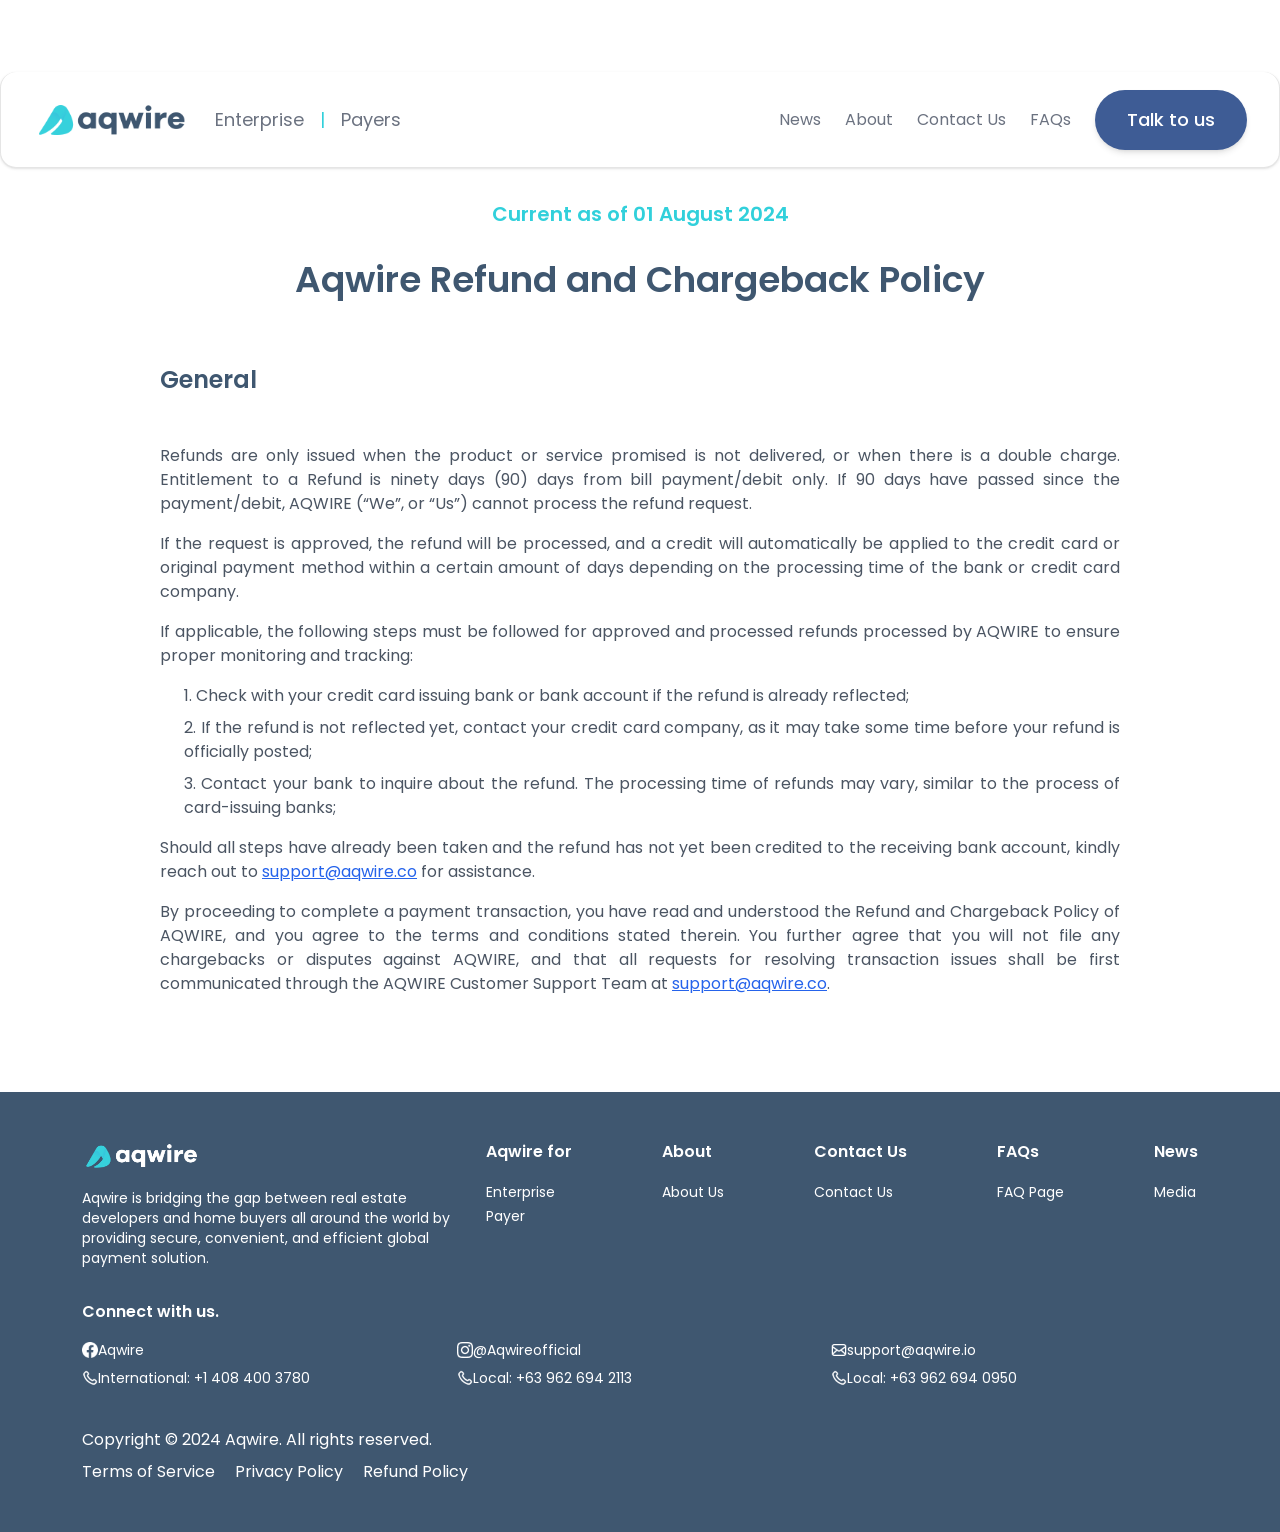
<file: refund-policy/index.html>
<!--Aqwire Privacy Policy Page--> 

<!DOCTYPE html>
<html lang="en">
<head>
    <meta charset="UTF-8">
    <meta name="viewport" content="width=device-width, initial-scale=1.0">
    <title>Aqwire Refund Policy</title>
    <link href="https://fonts.googleapis.com/css2?family=Poppins:wght@400&display=swap" rel="stylesheet">
    <link rel="stylesheet" href="../src/output.css">
    <link rel="icon" type="image/png" href="../assets/favicon.png">
</head>
    <body class="bg-white pt-8">

        <!-- Navbar -->
        <nav class="bg-white max-w-7xl mx-auto border-neutral-200 border-t-0 border shadow h-24 rounded-2xl sticky top-4 z-50 mt-10">
            <div class="flex justify-between items-center w-full mx-8 h-full">
            <div class="flex justify-start gap-6 text-lg text-gray-500 items-center">
                <a href="../"><img class="h-10 my-auto" src="../assets/logo-brand.png" alt="aqwire-logo"></a>
                <div class="hidden md:flex gap-4">
                <a href="../enterprise/" class="nav-link">
                    <span class="nav-link-text">Enterprise</span>
                </a>
                <p class="text-aqwire-blue">|</p>
                <a href="../payers/" class="nav-link">
                    <span class="nav-link-text">Payers</span>
                </a>
                </div>
            </div>
            <div class="hidden lg:flex justify-end gap-6 text-gray-500 items-center">
                <a href="../news/index.html" class="nav-link">
                    <span class="nav-link-text">News</span>
                </a>
                <a href="../about/" class="nav-link">
                    <span class="nav-link-text">About</span>
                </a>
                <a href="../contact-us/" class="nav-link">
                    <span class="nav-link-text">Contact Us</span>
                </a>
                <a href="https://aqwire.zohodesk.com/portal/en/home" class="nav-link">
                    <span class="nav-link-text">FAQs</span>
                </a>
                <a href="../contact-us/" class="primary-button">Talk to us</a>
            </div>
            <div class="lg:hidden flex items-center">
                <button id="menu-btn" class="text-gray-500 focus:outline-none">
                <svg class="w-6 h-6" fill="none" stroke="currentColor" viewBox="0 0 24 24" xmlns="http://www.w3.org/2000/svg">
                    <path stroke-linecap="round" stroke-linejoin="round" stroke-width="2" d="M4 6h16M4 12h16m-7 6h7"></path>
                </svg>
                </button>
            </div>
            </div>
            <div id="menu" class="fixed z-10 pt-24 inset-0 bg-white flex flex-col gap-6 text-center text-gray-500 hidden">
                <button id="close-btn" class="absolute top-8 right-8 text-gray-500 focus:outline-none">
                    <svg class="w-6 h-6" fill="none" stroke="currentColor" viewBox="0 0 24 24" xmlns="http://www.w3.org/2000/svg">
                    <path stroke-linecap="round" stroke-linejoin="round" stroke-width="2" d="M6 18L18 6M6 6l12 12"></path>
                    </svg>
                </button>
                <a href="../enterprise/" class="hover:underline">Aqwire for Enterprises</a>
                <a href="../payers/" class="hover:underline">Aqwire for Payers</a>
                <a href="../about/" class="hover:underline">About</a>
                <a href="../contact-us/" class="hover:underline">Contact Us</a>
                <a href="https://aqwire.zohodesk.com/portal/en/home" class="hover:underline">FAQs</a>
            </div>
        </nav>
    
        
    
        <article class="py-8 space-y-8 px-4 z-0 text-gray-600">
            <h1 class="text-center text-xl font-semibold text-aqwire-blue ">Current as of 01 August 2024</h1>
            <h2 class="text-center text-4xl font-semibold text-primary-blue mb-2">Aqwire Refund and Chargeback Policy</h2>
            <div class="text-base text-justify max-w-5xl mx-auto p-8 space-y-4 ">
                <h2 class=" text-2xl font-semibold text-primary-blue mb-2">General</h2>
                <div class="text-base text-justify space-y-4 py-8">
                    <p>Refunds are only issued when the product or service promised is not delivered, or when there is a double charge. Entitlement to a Refund is ninety days (90) days from bill payment/debit only. If 90 days have passed since the payment/debit, AQWIRE (“We”, or “Us”) cannot process the refund request. </p>
                    
                    <p>If the request is approved, the refund will be processed, and a credit will automatically be applied to the credit card or original payment method within a certain amount of days depending on the processing time of the bank or credit card company.</p>
                    <p>If applicable, the following steps must be followed for approved and processed refunds processed by AQWIRE to ensure proper monitoring and tracking:
                    </p>
                    <ol class="list-item pl-6"> 
                        <li class="mb-2">
                            1. Check with your credit card issuing bank or bank account if the refund is already reflected; 
                        </li>
                        <li class="mb-2">
                            2. If the refund is not reflected yet, contact your credit card company, as it may take some time before your refund is officially posted; 
                        </li>
                        <li class="mb-2">
                            3. Contact your bank to inquire about the refund. The processing time of refunds may vary, similar to the process of card-issuing banks;
                        </li>
                    </ol>
                    <p>Should all steps have already been taken and the refund has not yet been credited to the receiving bank account, kindly reach out to <a class="underline text-blue-600" href="mailto:support@aqwire.co">support@aqwire.co</a> for assistance.</p>
                    <p>By proceeding to complete a payment transaction, you have read and understood the Refund and Chargeback Policy of AQWIRE, and you agree to the terms and conditions stated therein. You further agree that you will not file any chargebacks or disputes against AQWIRE, and that all requests for resolving transaction issues shall be first communicated through the AQWIRE Customer Support Team at <a class="underline text-blue-600" href="mailto:support@aqwire.io">support@aqwire.co</a>.</p>
                </div>
    
                
        
            </div>
                
        </article>
    

    <!-- Footer Section -->
    <footer class="bg-primary-blue text-white py-12">
    <div class="max-w-7xl mx-auto md:px-6 lg:px-8">
        <div class="flex gap-8 mb-8">
            <div class="w-1/3 flex-shrink-0">
                <img class="h-8 mb-4" src="../assets/logo-aqua-white.png" alt="Aqwire Logo">
                <p class="text-sm">Aqwire is bridging the gap between real estate developers and home buyers all around the world by providing secure, convenient, and efficient global payment solution.</p>
            </div>
            <div class="flex flex-col sm:flex-row sm:flex-wrap lg:flex-nowrap w-full justify-between gap-6 lg:gap-8">
                <div  class="min-w-[200px]">
                    <h4 class="font-semibold mb-2 md:mb-4">Aqwire for</h4>
                    <ul>
                        <li><a href="../enterprise/" class="text-sm hover:underline">Enterprise</a></li>
                        <li><a href="../payers/" class="text-sm hover:underline">Payer</a></li>
                    </ul>
                </div>
                <div  class="min-w-[200px]">
                    <h4 class="font-semibold mb-2 md:mb-4">About</h4>
                    <ul>
                        <li><a href="../about/" class="text-sm hover:underline">About Us</a></li>
                    </ul>
                </div>
                <div  class="min-w-[200px]">
                    <h4 class="font-semibold mb-2 md:mb-4">Contact Us</h4>
                    <ul>
                        <li><a href="../contact-us/" class="text-sm hover:underline">Contact Us</a></li>
                    </ul>
                </div>
                <div  class="min-w-[200px]">
                    <h4 class="font-semibold mb-2 md:mb-4">FAQs</h4>
                    <ul>
                        <li><a href="https://aqwire.zohodesk.com/portal/en/home" class="text-sm hover:underline">FAQ Page</a></li>
                    </ul>
                </div>
                <div  class="min-w-[200px]">
                    <h4 class="font-semibold mb-2 md:mb-4">News</h4>
                    <ul>
                        <li><a href="https://aqwire.zohodesk.com/portal/en/home" class="text-sm hover:underline">Media</a></li>
                    </ul>
                </div>
            </div>
        </div>
        <div class="mb-10 sm:col-span-2 lg:col-span-7">
            <h4 class="font-semibold mb-4">Connect with us.</h4>
            <ul class="grid grid-cols-1 sm:grid-cols-2 lg:grid-cols-3 gap-2">
                <li><a href="https://www.facebook.com/Aqwireofficial" class="text-sm flex items-center hover:underline"><img src="../assets/facebook-icon.png" alt="" class="h-4 w-4 mr-2 flex-shrink-0"><span>Aqwire</span></a></li>
                <li><a href="https://www.instagram.com/aqwireofficial/" class="text-sm flex items-center hover:underline"><img src="../assets/instagram-icon.png" alt="" class="h-4 w-4 mr-2 flex-shrink-0"><span>@Aqwireofficial</span></a></li>
                <li><a href="mailto:support@aqwire.io" class="text-sm flex items-center hover:underline"><img src="../assets/mail-02.png" alt="" class="h-4 w-4 mr-2 flex-shrink-0"><span>support@aqwire.io</span></a></li>
                <li><a href="tel:+14084003780" class="text-sm flex items-center hover:underline"><img src="../assets/phone.png" alt="" class="h-4 w-4 mr-2 flex-shrink-0"><span>International: +1 408 400 3780</span></a></li>
                <li><a href="tel:+639626942113" class="text-sm flex items-center hover:underline"><img src="../assets/phone.png" alt="" class="h-4 w-4 mr-2 flex-shrink-0"><span>Local: +63 962 694 2113</span></a></li>
                <li><a href="tel:+639626940950" class="text-sm flex items-center hover:underline"><img src="../assets/phone.png" alt="" class="h-4 w-4 mr-2 flex-shrink-0"><span>Local: +63 962 694 0950</span></a></li>
            </ul>
        </div>
        <div class="mt-10">
            <p>Copyright © 2024 Aqwire. All rights reserved.</p>
            <div class="mt-2 space-x-4">
                <a href="../terms-of-service/" class="hover:underline">Terms of Service</a>
                <a href="../privacy-policy/" class="hover:underline">Privacy Policy</a>
                <a href="../refund-policy/" class="hover:underline">Refund Policy</a>
            </div>
        </div>
    </div>
</footer>
    
    <script>
        // Navbar Toggle
        const menuBtn = document.getElementById('menu-btn');
     const closeBtn = document.getElementById('close-btn');
     const menu = document.getElementById('menu');
 
     let isMenuOpen = false;
 
     function toggleMenu() {
         if (isMenuOpen) {
         menu.classList.remove('slide-in');
         menu.classList.add('slide-out');
         setTimeout(() => {
             menu.classList.add('hidden');
             headingInterval = setInterval(changeHeading,5000); // Restard Heading Interval
         }, 300);
         } else {
         clearInterval(headingInterval); //Stop heading change interval    
         menu.classList.remove('hidden');
         menu.classList.remove('slide-out');
         menu.classList.add('slide-in');
         }
         isMenuOpen = !isMenuOpen;
     }
         menuBtn.addEventListener('click', toggleMenu);
         closeBtn.addEventListener('click', toggleMenu);

    
    </script> 
   <script>window.$zoho=window.$zoho || {};$zoho.salesiq=$zoho.salesiq||{ready:function(){}}</script><script id="zsiqscript" src="https://salesiq.zohopublic.com/widget?wc=siqde9a5e9616e695b3811e405eeabca06ff844a54a0f16df522da84cc9d85425e1" defer></script>

    
</body>
</html>
</file>
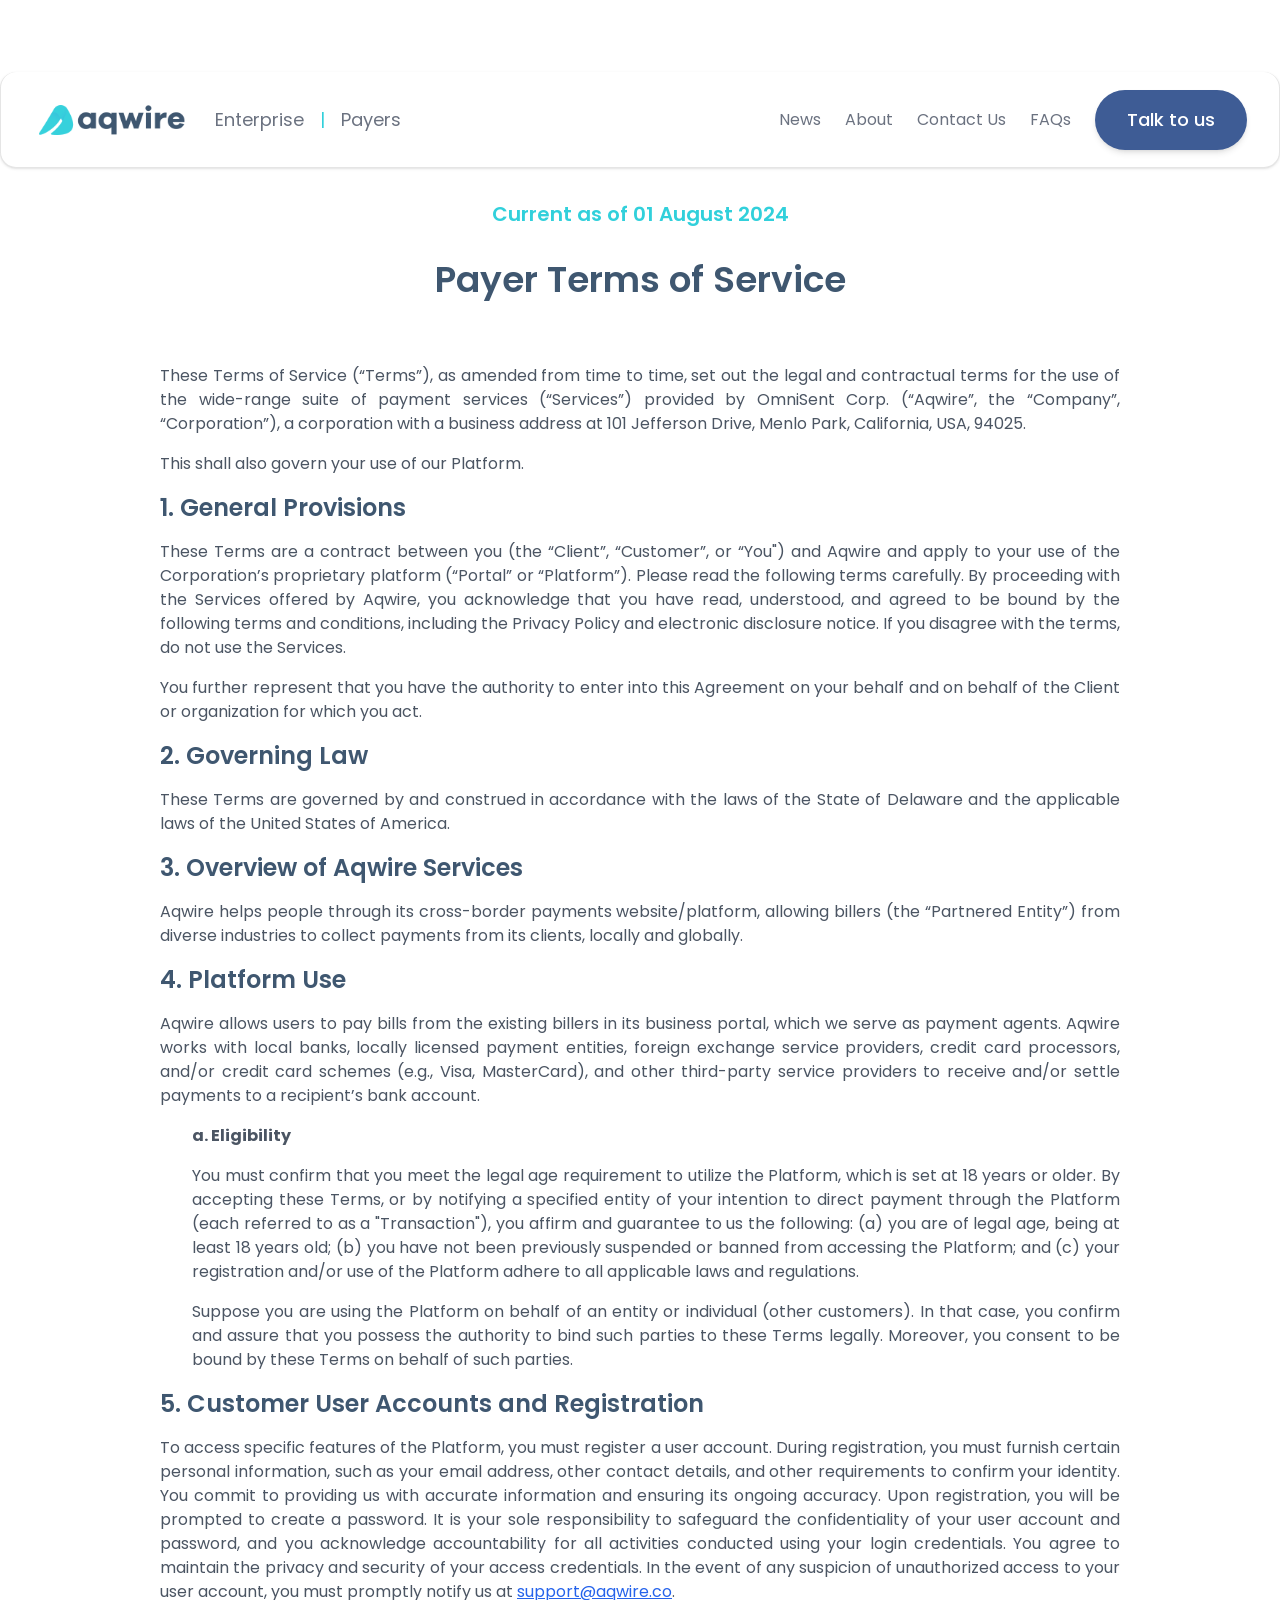
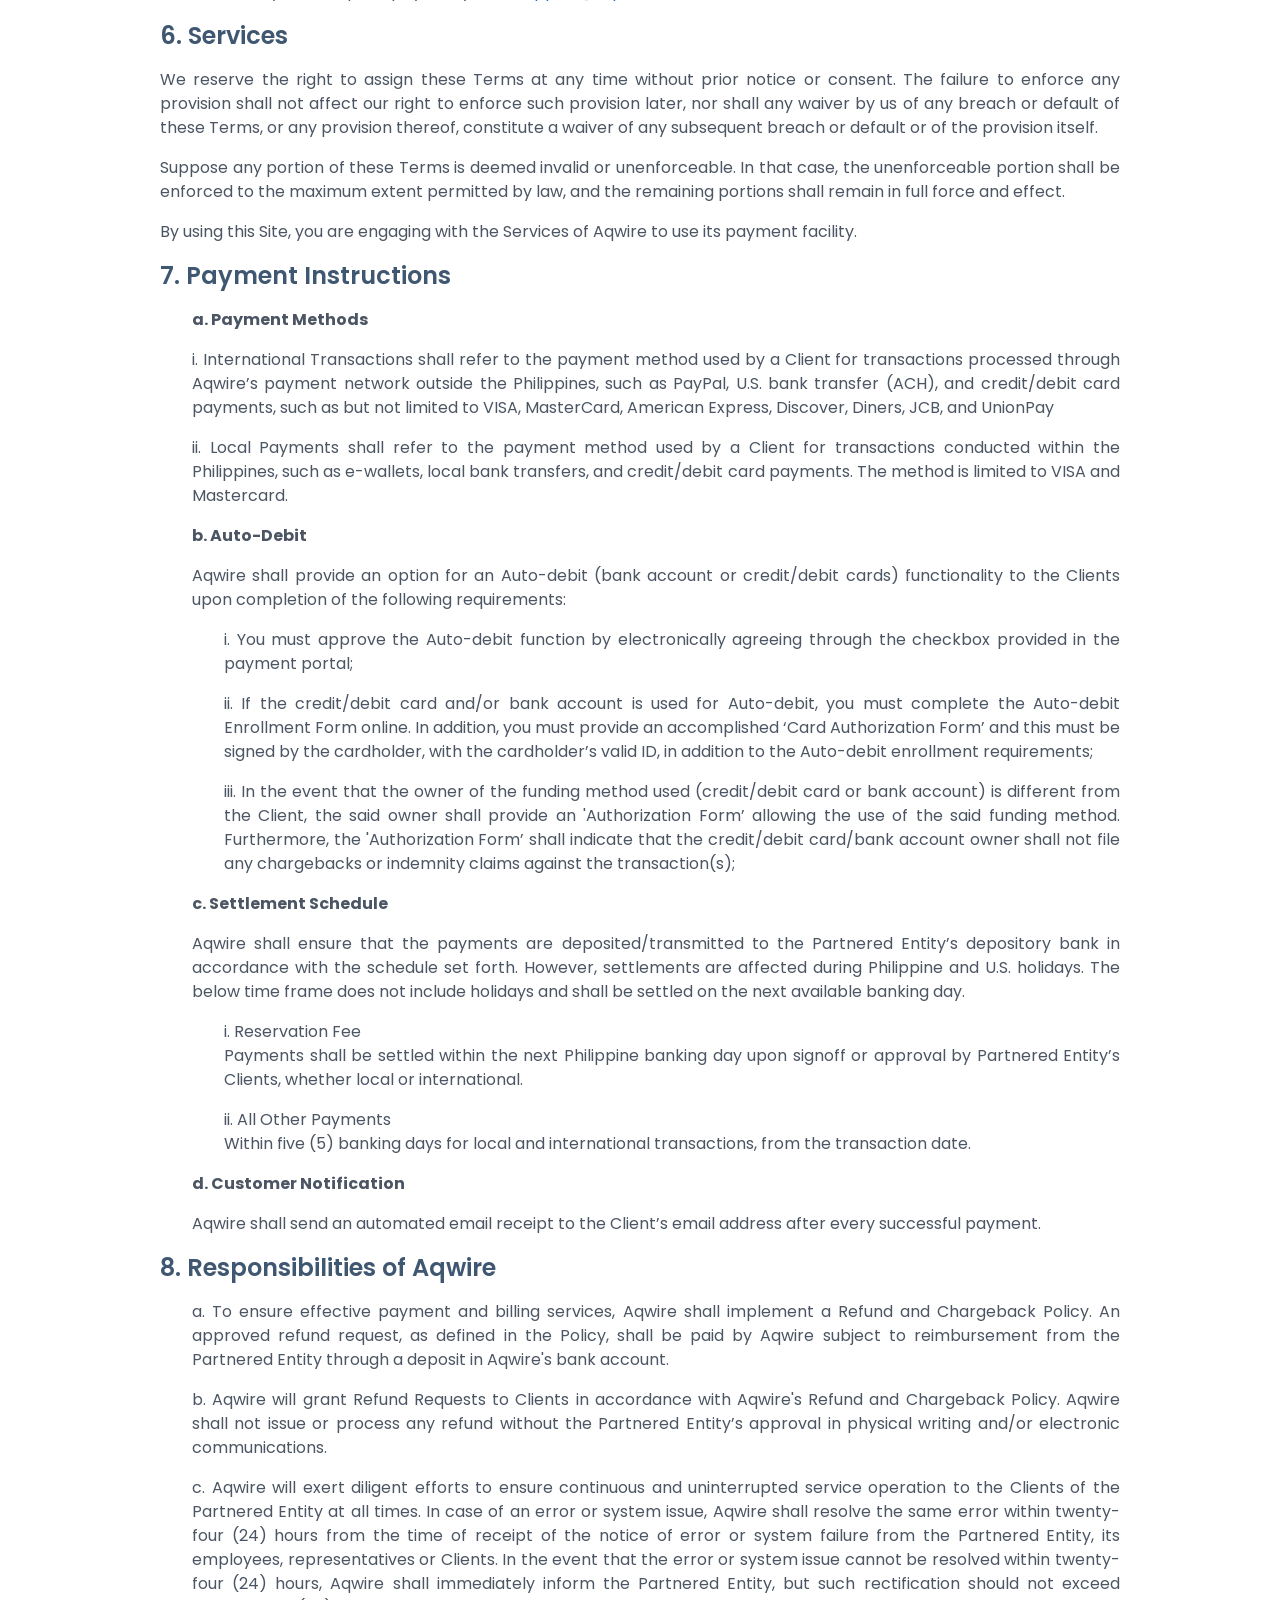
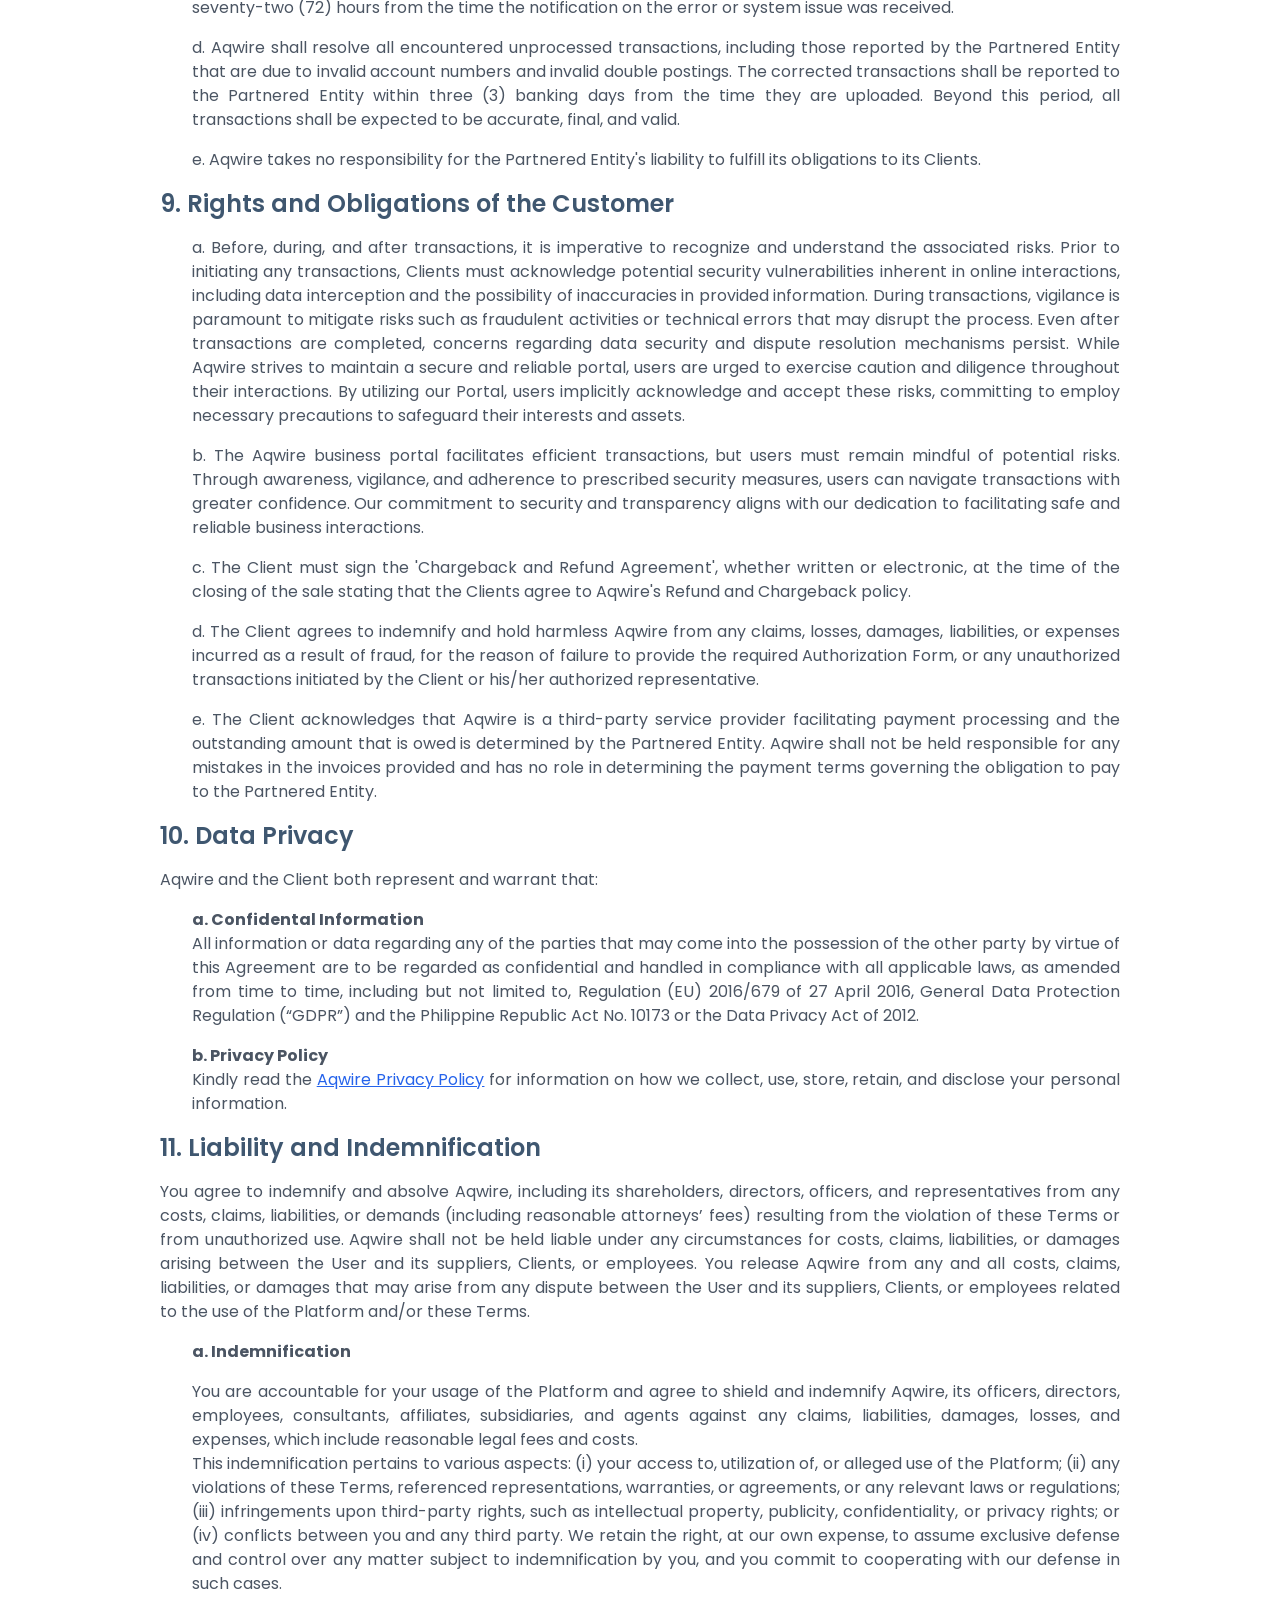
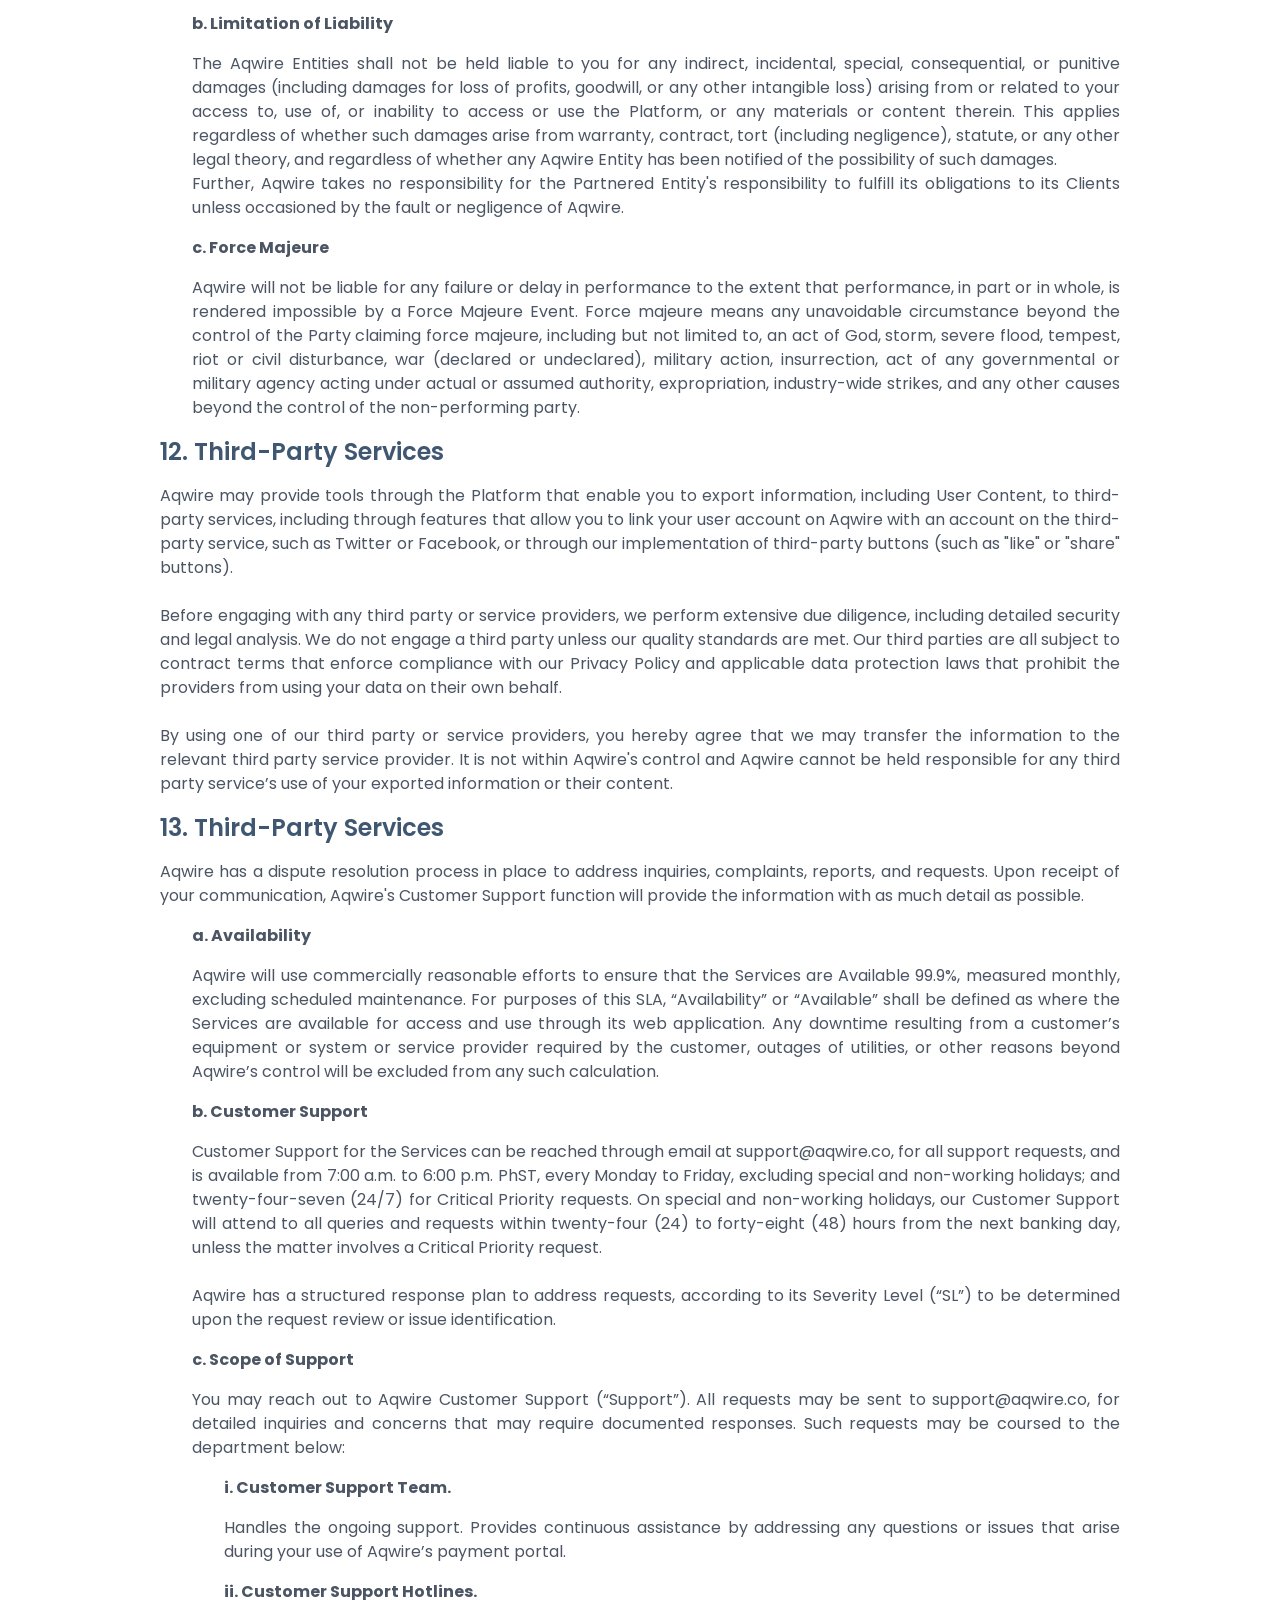
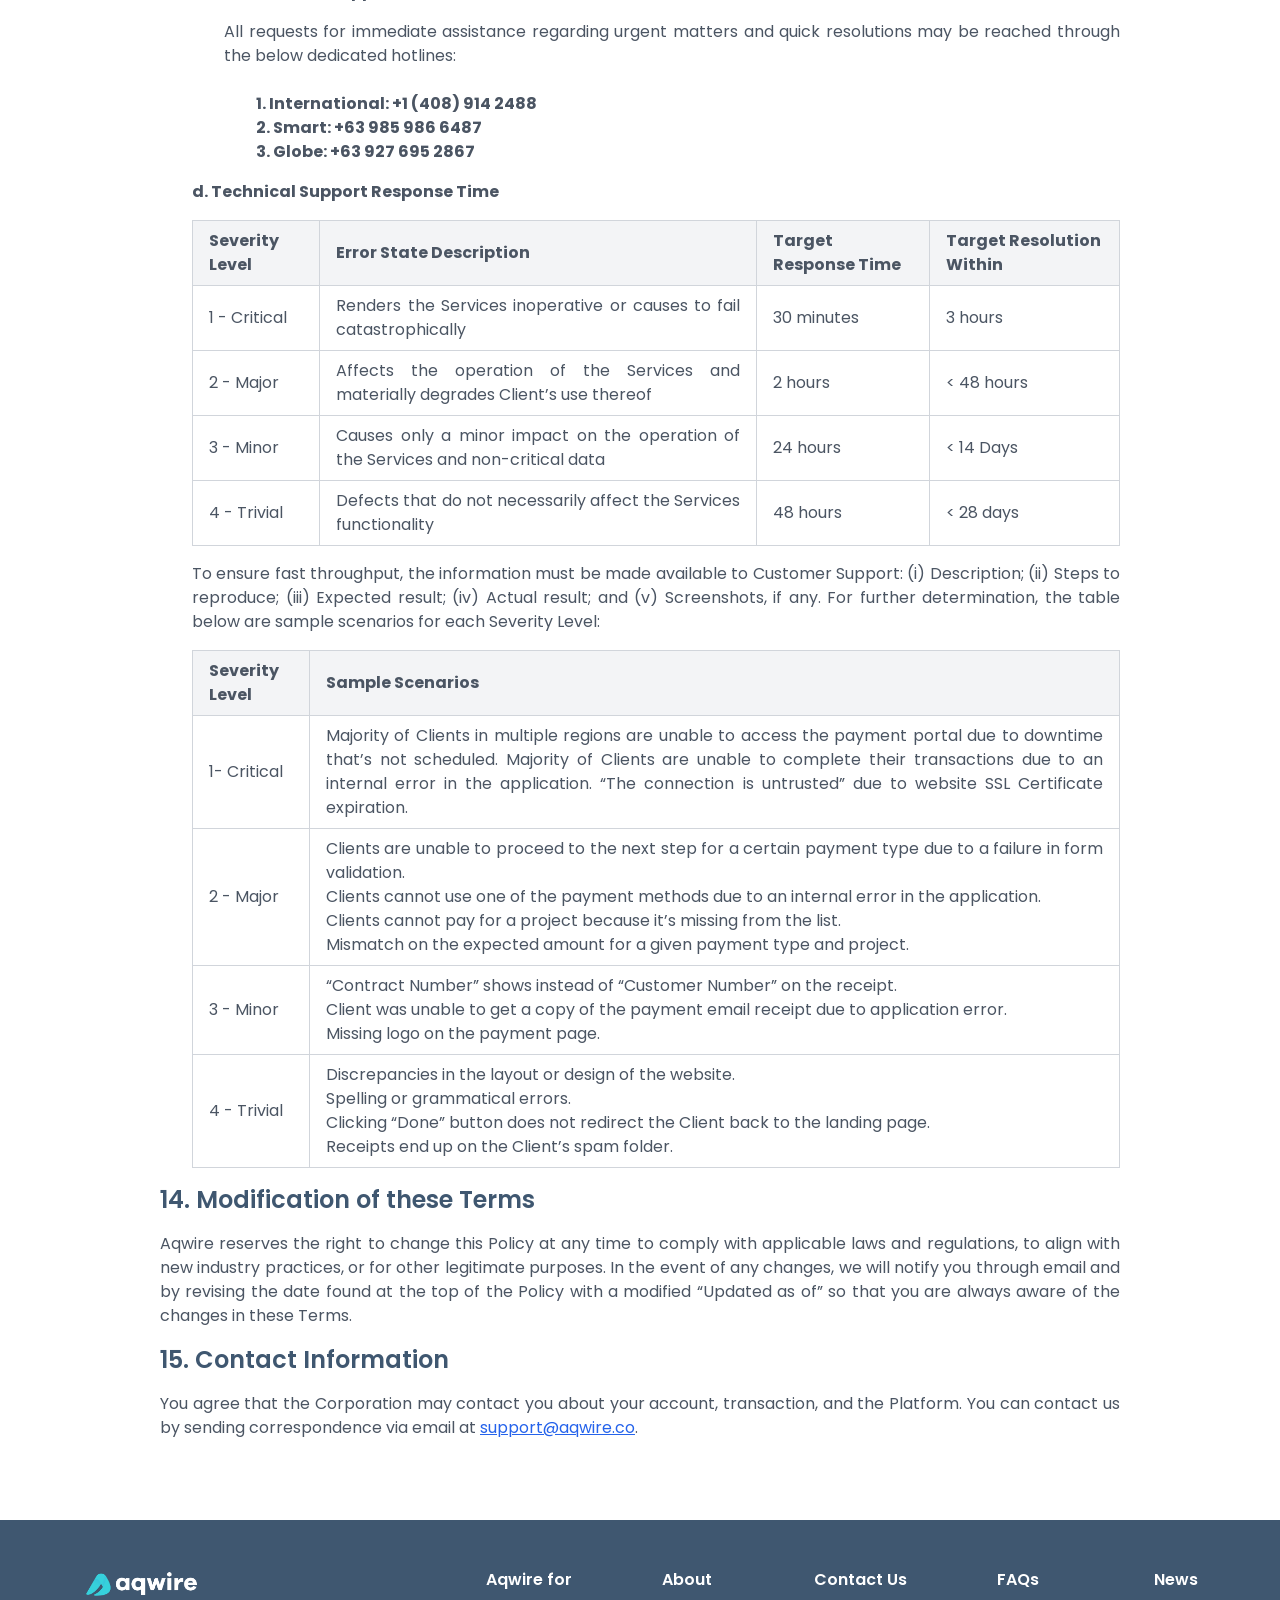
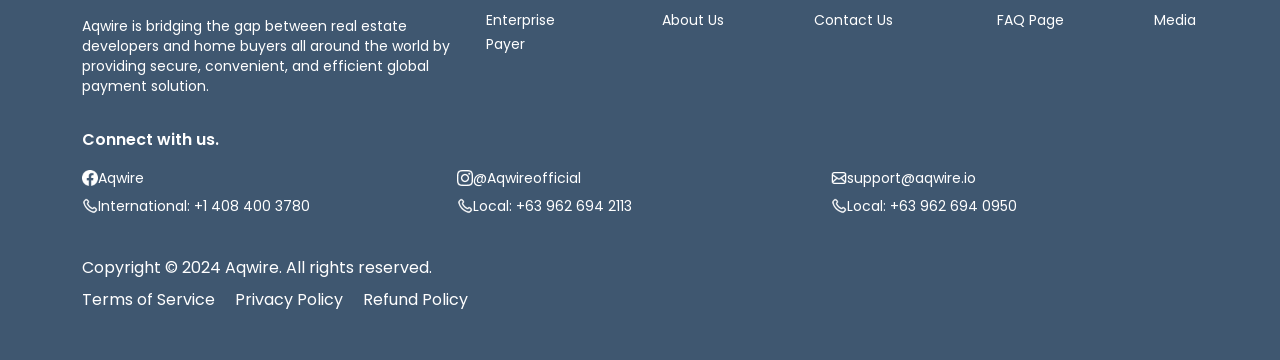
<file: terms-of-service/index.html>
<!--Aqwire Main Landing Page--> 

<!DOCTYPE html>
<html lang="en">
<head>
    <meta charset="UTF-8">
    <meta name="viewport" content="width=device-width, initial-scale=1.0">
    <title>Aqwire Terms of Service</title>
    <link href="https://fonts.googleapis.com/css2?family=Poppins:wght@400&display=swap" rel="stylesheet">
    <link rel="stylesheet" href="../src/output.css">
    <link rel="icon" type="image/png" href="../assets/favicon.png">
</head>
    <body class="bg-white pt-8">

        <!-- Navbar -->
        <nav class="bg-white max-w-7xl mx-auto border-neutral-200 border-t-0 border shadow h-24 rounded-2xl sticky top-4 z-50 mt-10">
            <div class="flex justify-between items-center w-full mx-8 h-full">
            <div class="flex justify-start gap-6 text-lg text-gray-500 items-center">
                <a href="../"><img class="h-10 my-auto" src="../assets/logo-brand.png" alt="aqwire-logo"></a>
                <div class="hidden md:flex gap-4">
                <a href="../enterprise/" class="nav-link">
                    <span class="nav-link-text">Enterprise</span>
                </a>
                <p class="text-aqwire-blue">|</p>
                <a href="../payers/" class="nav-link">
                    <span class="nav-link-text">Payers</span>
                </a>
                </div>
            </div>
            <div class="hidden lg:flex justify-end gap-6 text-gray-500 items-center">
                <a href="../news/index.html" class="nav-link">
                    <span class="nav-link-text">News</span>
                </a>
                <a href="../about/" class="nav-link">
                    <span class="nav-link-text">About</span>
                </a>
                <a href="../contact-us/" class="nav-link">
                    <span class="nav-link-text">Contact Us</span>
                </a>
                <a href="https://aqwire.zohodesk.com/portal/en/home" class="nav-link">
                    <span class="nav-link-text">FAQs</span>
                </a>
                <a href="../contact-us/" class="primary-button">Talk to us</a>
            </div>
            <div class="lg:hidden flex items-center">
                <button id="menu-btn" class="text-gray-500 focus:outline-none">
                <svg class="w-6 h-6" fill="none" stroke="currentColor" viewBox="0 0 24 24" xmlns="http://www.w3.org/2000/svg">
                    <path stroke-linecap="round" stroke-linejoin="round" stroke-width="2" d="M4 6h16M4 12h16m-7 6h7"></path>
                </svg>
                </button>
            </div>
            </div>
            <div id="menu" class="fixed z-10 pt-24 inset-0 bg-white flex flex-col gap-6 text-center text-gray-500 hidden">
                <button id="close-btn" class="absolute top-8 right-8 text-gray-500 focus:outline-none">
                    <svg class="w-6 h-6" fill="none" stroke="currentColor" viewBox="0 0 24 24" xmlns="http://www.w3.org/2000/svg">
                    <path stroke-linecap="round" stroke-linejoin="round" stroke-width="2" d="M6 18L18 6M6 6l12 12"></path>
                    </svg>
                </button>
                <a href="../enterprise/" class="hover:underline">Aqwire for Enterprises</a>
                <a href="../payers/" class="hover:underline">Aqwire for Payers</a>
                <a href="../about/" class="hover:underline">About</a>
                <a href="../contact-us/" class="hover:underline">Contact Us</a>
                <a href="https://aqwire.zohodesk.com/portal/en/home" class="hover:underline">FAQs</a>
            </div>
        </nav>
    
        
    <!-- TOS Content -->
        <article class="py-8 space-y-8 px-4 z-0 text-gray-600">
            <h1 class="text-center text-xl font-semibold text-aqwire-blue ">Current as of 01 August 2024</h1>
            <h2 class="text-center text-4xl font-semibold text-primary-blue mb-2">Payer Terms of Service</h2>
            <div class="text-base text-justify max-w-5xl mx-auto p-8">
                <div class="text-base text-justify space-y-4">
                    <p>These Terms of Service (“Terms”), as amended from time to time, set out the legal and contractual terms for the use of the wide-range suite of payment services (“Services”) provided by OmniSent Corp. (“Aqwire”, the “Company”, “Corporation”), a corporation with a business address at 101 Jefferson Drive, Menlo Park, California, USA, 94025. </p>   
                    <p>This shall also govern your use of our Platform.</p>
                    <ol class="list-item"> 
                        <li class="text-2xl font-semibold text-primary-blue mb-4">
                            1. General Provisions
                            <p class="text-base font-normal space-y-4 mt-4 text-gray-600">These Terms are a contract between you (the “Client”, “Customer”, or “You") and Aqwire and apply to your use of the Corporation’s proprietary platform (“Portal” or “Platform”). Please read the following terms carefully. By proceeding with the Services offered by Aqwire, you acknowledge that you have read, understood, and agreed to be bound by the following terms and conditions, including the Privacy Policy and electronic disclosure notice. If you disagree with the terms, do not use the Services.</p> 
                            <p class="text-base font-normal space-y-4 mt-4 text-gray-600">You further represent that you have the authority to enter into this Agreement on your behalf and on behalf of the Client or organization for which you act.</p> 
                        </li>
                        <li class="text-2xl font-semibold text-primary-blue mb-4">
                            2. Governing Law
                            <p class="text-base font-normal space-y-4 mt-4 text-gray-600">These Terms are governed by and construed in accordance with the laws of the State of Delaware and the applicable laws of the United States of America.</p> 
                        </li>
                        <li class="text-2xl font-semibold text-primary-blue mb-4">
                            3. Overview of Aqwire Services
                            <p class="text-base font-normal space-y-4 mt-4 text-gray-600">Aqwire helps people through its cross-border payments website/platform, allowing billers (the “Partnered Entity”) from diverse industries to collect payments from its clients, locally and globally.</p> 
                        </li>
                        <li class="text-2xl font-semibold text-primary-blue mb-4">
                            4. Platform Use
                            <p class="text-base font-normal space-y-4 mt-4 text-gray-600">Aqwire allows users to pay bills from the existing billers in its business portal, which we serve as payment agents. Aqwire works with local banks, locally licensed payment entities, foreign exchange service providers, credit card processors, and/or credit card schemes (e.g., Visa, MasterCard), and other third-party service providers to receive and/or settle payments to a recipient’s bank account.</p> 
                            <ul class=" pl-8 text-base font-bold space-y-4 mt-4 text-gray-600"> a. Eligibility
                                <p class="text-base font-normal space-y-4 mt-4 text-gray-600">You must confirm that you meet the legal age requirement to utilize the Platform, which is set at 18 years or older. By accepting these Terms, or by notifying a specified entity of your intention to direct payment through the Platform (each referred to as a "Transaction"), you affirm and guarantee to us the following: (a) you are of legal age, being at least 18 years old; (b) you have not been previously suspended or banned from accessing the Platform; and (c) your registration and/or use of the Platform adhere to all applicable laws and regulations.</p>                                 
                                <p class="text-base font-normal space-y-4 mt-4 text-gray-600">Suppose you are using the Platform on behalf of an entity or individual (other customers). In that case, you confirm and assure that you possess the authority to bind such parties to these Terms legally. Moreover, you consent to be bound by these Terms on behalf of such parties.</p>                                 
                            </ul>
                        </li>
                        <li class="text-2xl font-semibold text-primary-blue mb-4">
                            5. Customer User Accounts and Registration
                            <p class="text-base font-normal space-y-4 mt-4 text-gray-600">To access specific features of the Platform, you must register a user account. During registration, you must furnish certain personal information, such as your email address, other contact details, and other requirements to confirm your identity. You commit to providing us with accurate information and ensuring its ongoing accuracy. Upon registration, you will be prompted to create a password. It is your sole responsibility to safeguard the confidentiality of your user account and password, and you acknowledge accountability for all activities conducted using your login credentials. You agree to maintain the privacy and security of your access credentials. In the event of any suspicion of unauthorized access to your user account, you must promptly notify us at <a class="underline text-blue-600" href="mailto:support@aqwire.co">support@aqwire.co</a>.</p> 
                        </li>
                        <li class="text-2xl font-semibold text-primary-blue mb-4">
                            6. Services
                            <p class="text-base font-normal space-y-4 mt-4 text-gray-600">We reserve the right to assign these Terms at any time without prior notice or consent. The failure to enforce any provision shall not affect our right to enforce such provision later, nor shall any waiver by us of any breach or default of these Terms, or any provision thereof, constitute a waiver of any subsequent breach or default or of the provision itself.</p> 
                            <p class="text-base font-normal space-y-4 mt-4 text-gray-600">Suppose any portion of these Terms is deemed invalid or unenforceable. In that case, the unenforceable portion shall be enforced to the maximum extent permitted by law, and the remaining portions shall remain in full force and effect.</p> 
                            <p class="text-base font-normal space-y-4 mt-4 text-gray-600">By using this Site, you are engaging with the Services of Aqwire to use its payment facility.</p> 
                        </li>
                        <li class="text-2xl font-semibold text-primary-blue mb-4">
                            7. Payment Instructions
                            <ul class=" pl-8 text-base font-bold space-y-4 mt-4 text-gray-600"> a. Payment Methods
                                <p class="text-base font-normal space-y-4 mt-4 text-gray-600">i. International Transactions shall refer to the payment method used by a Client for transactions processed through Aqwire’s payment network outside the Philippines, such as PayPal, U.S. bank transfer (ACH), and credit/debit card payments, such as but not limited to VISA, MasterCard, American Express, Discover, Diners, JCB, and UnionPay</p>
                                <p class="text-base font-normal space-y-4 mt-4 text-gray-600">ii. Local Payments shall refer to the payment method used by a Client for transactions conducted within the Philippines, such as e-wallets, local bank transfers, and credit/debit card payments. The method is limited to VISA and Mastercard.</p>                                 
                            </ul>
                            <ul class=" pl-8 text-base font-bold space-y-4 mt-4 text-gray-600"> b. Auto-Debit
                                <p class="text-base font-normal space-y-4 mt-4 text-gray-600">Aqwire shall provide an option for an Auto-debit (bank account or credit/debit cards) functionality to the Clients upon completion of the following requirements:</p>
                                <li class="pl-8 font-normal">
                                    i. You must approve the Auto-debit function by electronically agreeing through the checkbox provided in the payment portal;
                                </li>
                                <li class="pl-8 font-normal ">
                                    ii. If the credit/debit card and/or bank account is used for Auto-debit, you must complete the Auto-debit Enrollment Form online. In addition, you must provide an accomplished ‘Card Authorization Form’ and this must be signed by the cardholder, with the cardholder’s valid ID, in addition to the Auto-debit enrollment requirements;
                                </li>
                                <li class="pl-8 font-normal">
                                   iii. In the event that the owner of the funding method used (credit/debit card or bank account) is different from the Client, the said owner shall provide an 'Authorization Form’ allowing the use of the said funding method. Furthermore, the 'Authorization Form’ shall indicate that the credit/debit card/bank account owner shall not file any chargebacks or indemnity claims against the transaction(s);
                                </li>                               
                            </ul>
                            <ul class=" pl-8 text-base font-bold space-y-4 mt-4 text-gray-600"> c. Settlement Schedule
                                <p class="text-base font-normal space-y-4 mt-4 text-gray-600">Aqwire shall ensure that the payments are deposited/transmitted to the Partnered Entity’s depository bank in accordance with the schedule set forth. However, settlements are affected during Philippine and U.S. holidays. The below time frame does not include holidays and shall be settled on the next available banking day.</p>
                                <li class="pl-8 font-normal">
                                    i. Reservation Fee <br>
                                    Payments shall be settled within the next Philippine banking day upon signoff or approval by Partnered Entity’s Clients, whether local or international.
                                </li>
                                <li class="pl-8 font-normal">
                                    ii. All Other Payments <br>
                                    Within five (5) banking days for local and international transactions, from the transaction date.
                                </li>

                            </ul>
                            <ul class=" pl-8 text-base font-bold space-y-4 mt-4 text-gray-600"> d. Customer Notification
                                <p class="text-base font-normal space-y-4 mt-4 text-gray-600">Aqwire shall send an automated email receipt to the Client’s email address after every successful payment.</p>
                            </ul>
                        </li>
                        <li class="text-2xl font-semibold text-primary-blue mb-4">
                            8. Responsibilities of Aqwire
                            <ul class=" pl-8 text-base font-normal space-y-4 mt-4 text-gray-600"> a. To ensure effective payment and billing services, Aqwire shall implement a Refund and Chargeback Policy. An approved refund request, as defined in the Policy, shall be paid by Aqwire subject to reimbursement from the Partnered Entity through a deposit in Aqwire's bank account.
                            </ul>
                            <ul class=" pl-8 text-base font-normal space-y-4 mt-4 text-gray-600"> b. Aqwire will grant Refund Requests to Clients in accordance with Aqwire's Refund and Chargeback Policy. Aqwire shall not issue or process any refund without the Partnered Entity’s approval in physical writing and/or electronic communications.
                            </ul>
                            <ul class=" pl-8 text-base font-normal space-y-4 mt-4 text-gray-600"> c. Aqwire will exert diligent efforts to ensure continuous and uninterrupted service operation to the Clients of the Partnered Entity at all times. In case of an error or system issue, Aqwire shall resolve the same error within twenty-four (24) hours from the time of receipt of the notice of error or system failure from the Partnered Entity, its employees, representatives or Clients. In the event that the error or system issue cannot be resolved within twenty-four (24) hours, Aqwire shall immediately inform the Partnered Entity, but such rectification should not exceed seventy-two (72) hours from the time the notification on the error or system issue was received.
                            </ul>
                            <ul class=" pl-8 text-base font-normal space-y-4 mt-4 text-gray-600"> d. Aqwire shall resolve all encountered unprocessed transactions, including those reported by the Partnered Entity that are due to invalid account numbers and invalid double postings. The corrected transactions shall be reported to the Partnered Entity within three (3) banking days from the time they are uploaded. Beyond this period, all transactions shall be expected to be accurate, final, and valid.
                            </ul>
                            <ul class=" pl-8 text-base font-normal space-y-4 mt-4 text-gray-600"> e. Aqwire takes no responsibility for the Partnered Entity's liability to fulfill its obligations to its Clients.
                            </ul>
                        </li>
                        <li class="text-2xl font-semibold text-primary-blue mb-4">
                            9. Rights and Obligations of the Customer
                            <ul class=" pl-8 text-base font-normal space-y-4 mt-4 text-gray-600"> a. Before, during, and after transactions, it is imperative to recognize and understand the associated risks. Prior to initiating any transactions, Clients must acknowledge potential security vulnerabilities inherent in online interactions, including data interception and the possibility of inaccuracies in provided information. During transactions, vigilance is paramount to mitigate risks such as fraudulent activities or technical errors that may disrupt the process. Even after transactions are completed, concerns regarding data security and dispute resolution mechanisms persist. While Aqwire strives to maintain a secure and reliable portal, users are urged to exercise caution and diligence throughout their interactions. By utilizing our Portal, users implicitly acknowledge and accept these risks, committing to employ necessary precautions to safeguard their interests and assets.
                            </ul>
                            <ul class=" pl-8 text-base font-normal space-y-4 mt-4 text-gray-600"> b. The Aqwire business portal facilitates efficient transactions, but users must remain mindful of potential risks. Through awareness, vigilance, and adherence to prescribed security measures, users can navigate transactions with greater confidence. Our commitment to security and transparency aligns with our dedication to facilitating safe and reliable business interactions.
                            </ul>
                            <ul class=" pl-8 text-base font-normal space-y-4 mt-4 text-gray-600"> c. The Client must sign the 'Chargeback and Refund Agreement', whether written or electronic, at the time of the closing of the sale stating that the Clients agree to Aqwire's Refund and Chargeback policy.
                            </ul>
                            <ul class=" pl-8 text-base font-normal space-y-4 mt-4 text-gray-600"> d. The Client agrees to indemnify and hold harmless Aqwire from any claims, losses, damages, liabilities, or expenses incurred as a result of fraud, for the reason of failure to provide the required Authorization Form, or any unauthorized transactions initiated by the Client or his/her authorized representative.
                            </ul>
                            <ul class=" pl-8 text-base font-normal space-y-4 mt-4 text-gray-600"> e. The Client acknowledges that Aqwire is a third-party service provider facilitating payment processing and the outstanding amount that is owed is determined by the Partnered Entity. Aqwire shall not be held responsible for any mistakes in the invoices provided and has no role in determining the payment terms governing the obligation to pay to the Partnered Entity.
                            </ul>
                        </li>
                        <li class="text-2xl font-semibold text-primary-blue mb-4">
                            10. Data Privacy
                            <p class="text-base font-normal space-y-4 mt-4 text-gray-600">Aqwire and the Client both represent and warrant that:</p> 
                            <ul class=" pl-8 text-base font-bold space-y-4 mt-4 text-gray-600"> a. Confidental Information 
                                <p class="font-normal"> All information or data regarding any of the parties that may come into the possession of the other party by virtue of this Agreement are to be regarded as confidential and handled in compliance with all applicable laws, as amended from time to time, including but not limited to, Regulation (EU) 2016/679 of 27 April 2016, General Data Protection Regulation (“GDPR”) and the Philippine Republic Act No. 10173 or the Data Privacy Act of 2012.</p>
                            </ul>
                            <ul class=" pl-8 text-base font-bold space-y-4 mt-4 text-gray-600"> b. Privacy Policy 
                                <p class="font-normal"> Kindly read the <a class="underline text-blue-600" href="../privacy-policy/index.html">Aqwire Privacy Policy</a> for information on how we collect, use, store, retain, and disclose your personal information.</p>
                            </ul>
                        </li>
                        <li class="text-2xl font-semibold text-primary-blue mb-4">
                            11. Liability and Indemnification
                            <p class="text-base font-normal space-y-4 mt-4 text-gray-600">You agree to indemnify and absolve Aqwire, including its shareholders, directors, officers, and representatives from any costs, claims, liabilities, or demands (including reasonable attorneys’ fees) resulting from the violation of these Terms or from unauthorized use. Aqwire shall not be held liable under any circumstances for costs, claims, liabilities, or damages arising between the User and its suppliers, Clients, or employees. You release Aqwire from any and all costs, claims, liabilities, or damages that may arise from any dispute between the User and its suppliers, Clients, or employees related to the use of the Platform and/or these Terms.</p> 
                                <ul class=" pl-8 text-base font-bold space-y-4 mt-4 text-gray-600"> a. Indemnification 
                                    <p class="font-normal mt-4">You are accountable for your usage of the Platform and agree to shield and indemnify Aqwire, its officers, directors, employees, consultants, affiliates, subsidiaries, and agents against any claims, liabilities, damages, losses, and expenses, which include reasonable legal fees and costs.  <br> This indemnification pertains to various aspects: (i) your access to, utilization of, or alleged use of the Platform; (ii) any violations of these Terms, referenced representations, warranties, or agreements, or any relevant laws or regulations; (iii) infringements upon third-party rights, such as intellectual property, publicity, confidentiality, or privacy rights; or (iv) conflicts between you and any third party. We retain the right, at our own expense, to assume exclusive defense and control over any matter subject to indemnification by you, and you commit to cooperating with our defense in such cases.</p>
                            </ul>
                            <ul class=" pl-8 text-base font-bold space-y-4 mt-4 text-gray-600"> b. Limitation of Liability 
                                <p class="font-normal mt-4">The Aqwire Entities shall not be held liable to you for any indirect, incidental, special, consequential, or punitive damages (including damages for loss of profits, goodwill, or any other intangible loss) arising from or related to your access to, use of, or inability to access or use the Platform, or any materials or content therein. This applies regardless of whether such damages arise from warranty, contract, tort (including negligence), statute, or any other legal theory, and regardless of whether any Aqwire Entity has been notified of the possibility of such damages. <br> Further, Aqwire takes no responsibility for the Partnered Entity's responsibility to fulfill its obligations to its Clients unless occasioned by the fault or negligence of Aqwire.</p>
                            </ul>
                            <ul class=" pl-8 text-base font-bold space-y-4 mt-4 text-gray-600"> c. Force Majeure 
                                <p class="font-normal mt-4"> Aqwire will not be liable for any failure or delay in performance to the extent that performance, in part or in whole, is rendered impossible by a Force Majeure Event. Force majeure means any unavoidable circumstance beyond the control of the Party claiming force majeure, including but not limited to, an act of God, storm, severe flood, tempest, riot or civil disturbance, war (declared or undeclared), military action, insurrection, act of any governmental or military agency acting under actual or assumed authority, expropriation, industry-wide strikes, and any other causes beyond the control of the non-performing party.</p>
                            </ul>
                        </li>
                        <li class="text-2xl font-semibold text-primary-blue mb-4">
                            12. Third-Party Services
                            <p class="text-base font-normal space-y-4 mt-4 text-gray-600">Aqwire may provide tools through the Platform that enable you to export information, including User Content, to third-party services, including through features that allow you to link your user account on Aqwire with an account on the third-party service, such as Twitter or Facebook, or through our implementation of third-party buttons (such as "like" or "share" buttons).
                                <br>
                                <br>
                                Before engaging with any third party or service providers, we perform extensive due diligence, including detailed security and legal analysis. We do not engage a third party unless our quality standards are met. Our third parties are all subject to contract terms that enforce compliance with our Privacy Policy and applicable data protection laws that prohibit the providers from using your data on their own behalf.
                                <br>
                                <br>
                                By using one of our third party or service providers, you hereby agree that we may transfer the information to the relevant third party service provider. It is not within Aqwire's control and Aqwire cannot be held responsible for any third party service’s use of your exported information or their content.
                                </p> 
                        </li>
                        <li class="text-2xl font-semibold text-primary-blue mb-4">
                            13. Third-Party Services
                            <p class="text-base font-normal space-y-4 mt-4 text-gray-600">Aqwire has a dispute resolution process in place to address inquiries, complaints, reports, and requests. Upon receipt of your communication, Aqwire's Customer Support function will provide the information with as much detail as possible. </p> 
                            <ul class=" pl-8 text-base font-bold space-y-4 mt-4 text-gray-600"> a. Availability 
                                <p class="font-normal mt-4"> Aqwire will use commercially reasonable efforts to ensure that the Services are Available 99.9%, measured monthly, excluding scheduled maintenance. For purposes of this SLA, “Availability” or “Available” shall be defined as where the Services are available for access and use through its web application. Any downtime resulting from a customer’s equipment or system or service provider required by the customer, outages of utilities, or other reasons beyond Aqwire’s control will be excluded from any such calculation.</p>
                            </ul>
                            <ul class=" pl-8 text-base font-bold space-y-4 mt-4 text-gray-600"> b. Customer Support 
                                <p class="font-normal mt-4"> Customer Support for the Services can be reached through email at <a href="mailto:support@aqwire.co">support@aqwire.co</a>, for all support requests, and is available from 7:00 a.m. to 6:00 p.m. PhST, every Monday to Friday, excluding special and non-working holidays; and twenty-four-seven (24/7) for Critical Priority requests. On special and non-working holidays, our Customer Support will attend to all queries and requests within twenty-four (24) to forty-eight (48) hours from the next banking day, unless the matter involves a Critical Priority request. <br><br>Aqwire has a structured response plan to address requests, according to its Severity Level (“SL”) to be determined upon the request review or issue identification.  
                            </ul>
                            <ul class=" pl-8 text-base font-bold space-y-4 mt-4 text-gray-600"> c. Scope of Support 
                                <p class="font-normal mt-4"> You may reach out to Aqwire Customer Support (“Support”). All requests may be sent to support@aqwire.co, for detailed inquiries and concerns that may require documented responses. Such requests may be coursed to the department below:
                                <li class="pl-8">
                                    i. Customer Support Team.
                                    <p class="font-normal mt-4">Handles the ongoing support. Provides continuous assistance by addressing any questions or issues that arise during your use of Aqwire’s payment portal.</p>
                                </li>
                                <li class="pl-8">
                                    ii. Customer Support Hotlines. 
                                    <p class="font-normal mt-4">All requests for immediate assistance regarding urgent matters and quick resolutions may be reached through the below dedicated hotlines: <br> <br>
                                    <ul class="pl-8">
                                       1. International: 	+1 (408) 914 2488
                                    </ul>
                                    <ul class="pl-8">
                                        2. Smart: 		+63 985 986 6487
                                    </ul>
                                    <ul class="pl-8">
                                        3. Globe: 		+63 927 695 2867
                                    </ul>
                                </li>
                            </ul>
                            <ul class=" pl-8 text-base font-bold space-y-4 mt-4 text-gray-600"> d. Technical Support Response Time 
                                <table class="min-w-full border-collapse border mt-4 border-gray-300">
                                    <thead>
                                        <tr class="bg-gray-100 font-bold">
                                            <th class="border border-gray-300 px-4 py-2 text-left font-bold">Severity Level</th>
                                            <th class="border border-gray-300 px-4 py-2 text-left font-bold">Error State Description</th>
                                            <th class="border border-gray-300 px-4 py-2 text-left font-bold">Target Response Time</th>
                                            <th class="border border-gray-300 px-4 py-2 text-left font-bold">Target Resolution Within</th>
                                        </tr>
                                    </thead>
                                    <tbody>
                                        <tr class="font-normal">
                                            <td class="border border-gray-300 px-4 py-2">1 - Critical</td>
                                            <td class="border border-gray-300 px-4 py-2">Renders the Services inoperative or causes to fail catastrophically</td>
                                            <td class="border border-gray-300 px-4 py-2">30 minutes</td>
                                            <td class="border border-gray-300 px-4 py-2">3 hours</td>
                                        </tr>
                                        <tr class="font-normal">
                                            <td class="border border-gray-300 px-4 py-2">2 - Major</td>
                                            <td class="border border-gray-300 px-4 py-2">Affects the operation of the Services and materially degrades Client’s use thereof</td>
                                            <td class="border border-gray-300 px-4 py-2">2 hours</td>
                                            <td class="border border-gray-300 px-4 py-2"> &lt 48 hours</td>
                                        </tr>
                                        <tr class="font-normal">
                                            <td class="border border-gray-300 px-4 py-2">3 - Minor</td>
                                            <td class="border border-gray-300 px-4 py-2">Causes only a minor impact on the operation of the Services and non-critical data</td>
                                            <td class="border border-gray-300 px-4 py-2">24 hours</td>
                                            <td class="border border-gray-300 px-4 py-2">&lt 14 Days</td>
                                        </tr>
                                        <tr class="font-normal">
                                            <td class="border border-gray-300 px-4 py-2">4 - Trivial</td>
                                            <td class="border border-gray-300 px-4 py-2">Defects that do not necessarily affect the Services functionality</td>
                                            <td class="border border-gray-300 px-4 py-2">48 hours</td>
                                            <td class="border border-gray-300 px-4 py-2">&lt 28 days</td>
                                        </tr>
                                    </tbody>
                                </table>
                                <p class="font-normal mt-4">To ensure fast throughput, the information must be made available to Customer Support: (i) Description; (ii) Steps to reproduce; (iii) Expected result; (iv) Actual result; and (v) Screenshots, if any. For further determination, the table below are sample scenarios for each Severity Level:</p>
                                <table class="min-w-full border-collapse border mt-4 border-gray-300">
                                    <thead>
                                        <tr class="bg-gray-100 font-bold">
                                            <th class="border border-gray-300 px-4 py-2 text-left font-bold">Severity Level</th>
                                            <th class="border border-gray-300 px-4 py-2 text-left font-bold">Sample Scenarios</th>
                                            
                                        </tr>
                                    </thead>
                                    <tbody>
                                        <tr class="font-normal">
                                            <td class="border border-gray-300 px-4 py-2">1- Critical</td>
                                            <td class="border border-gray-300 px-4 py-2">Majority of Clients in multiple regions are unable to access the payment portal due to downtime that’s not scheduled.
                                                Majority of Clients are unable to complete their transactions due to an internal error in the application.
                                                “The connection is untrusted” due to website SSL Certificate expiration.
                                                </td>
                                            
                                        </tr>
                                        <tr class="font-normal">
                                            <td class="border border-gray-300 px-4 py-2">2 - Major</td>
                                            <td class="border border-gray-300 px-4 py-2">Clients are unable to proceed to the next step for a certain payment type due to a failure in form validation. <br>
                                                Clients cannot use one of the payment methods due to an internal error in the application. <br>
                                                Clients cannot pay for a project because it’s missing from the list. <br>
                                                Mismatch on the expected amount for a given payment type and project.
                                                </td>
                                            
                                        </tr>
                                        <tr class="font-normal">
                                            <td class="border border-gray-300 px-4 py-2">3 - Minor</td>
                                            <td class="border border-gray-300 px-4 py-2">“Contract Number” shows instead of “Customer Number” on the receipt. <br>
                                                Client was unable to get a copy of the payment email receipt due to application error. <br>
                                                Missing logo on the payment page.
                                                </td>
                                            
                                        </tr>
                                        <tr class="font-normal">
                                            <td class="border border-gray-300 px-4 py-2">4 - Trivial</td>
                                            <td class="border border-gray-300 px-4 py-2">Discrepancies in the layout or design of the website. <br>
                                                Spelling or grammatical errors. <br>
                                                Clicking “Done” button does not redirect the Client back to the landing page. <br>
                                                Receipts end up on the Client’s spam folder.
                                                </td>
                                            
                                        </tr>
                                        
                                    
                                        
                                    </tbody>
                                </table>
                            </ul>
                        </li>
                        <li class="text-2xl font-semibold text-primary-blue mb-4">
                            14. Modification of these Terms
                            <p class="text-base font-normal space-y-4 mt-4 text-gray-600">Aqwire reserves the right to change this Policy at any time to comply with applicable laws and regulations, to align with new industry practices, or for other legitimate purposes. In the event of any changes, we will notify you through email and by revising the date found at the top of the Policy with a modified “Updated as of” so that you are always aware of the changes in these Terms.</p> 
                        </li>
                        <li class="text-2xl font-semibold text-primary-blue mb-4">
                            15. Contact Information
                            <p class="text-base font-normal space-y-4 mt-4 text-gray-600">You agree that the Corporation may contact you about your account, transaction, and the Platform. You can contact us by sending correspondence via email at <a class="underline text-blue-600" href="mailto:support@aqwire.co">support@aqwire.co</a>.</p> 
                        </li>
                        
                    </ol>
                </div>
    
                
        
            </div>
                
        </article>
    
    <!-- Footer Section -->
    <footer class="bg-primary-blue text-white py-12">
    <div class="max-w-7xl mx-auto md:px-6 lg:px-8">
        <div class="flex gap-8 mb-8">
            <div class="w-1/3 flex-shrink-0">
                <img class="h-8 mb-4" src="../assets/logo-aqua-white.png" alt="Aqwire Logo">
                <p class="text-sm">Aqwire is bridging the gap between real estate developers and home buyers all around the world by providing secure, convenient, and efficient global payment solution.</p>
            </div>
            <div class="flex flex-col sm:flex-row sm:flex-wrap lg:flex-nowrap w-full justify-between gap-6 lg:gap-8">
                <div  class="min-w-[200px]">
                    <h4 class="font-semibold mb-2 md:mb-4">Aqwire for</h4>
                    <ul>
                        <li><a href="../enterprise/" class="text-sm hover:underline">Enterprise</a></li>
                        <li><a href="../payers/" class="text-sm hover:underline">Payer</a></li>
                    </ul>
                </div>
                <div  class="min-w-[200px]">
                    <h4 class="font-semibold mb-2 md:mb-4">About</h4>
                    <ul>
                        <li><a href="../about/" class="text-sm hover:underline">About Us</a></li>
                    </ul>
                </div>
                <div  class="min-w-[200px]">
                    <h4 class="font-semibold mb-2 md:mb-4">Contact Us</h4>
                    <ul>
                        <li><a href="../contact-us/" class="text-sm hover:underline">Contact Us</a></li>
                    </ul>
                </div>
                <div  class="min-w-[200px]">
                    <h4 class="font-semibold mb-2 md:mb-4">FAQs</h4>
                    <ul>
                        <li><a href="https://aqwire.zohodesk.com/portal/en/home" class="text-sm hover:underline">FAQ Page</a></li>
                    </ul>
                </div>
                <div  class="min-w-[200px]">
                    <h4 class="font-semibold mb-2 md:mb-4">News</h4>
                    <ul>
                        <li><a href="https://aqwire.zohodesk.com/portal/en/home" class="text-sm hover:underline">Media</a></li>
                    </ul>
                </div>
            </div>
        </div>
        <div class="mb-10 sm:col-span-2 lg:col-span-7">
            <h4 class="font-semibold mb-4">Connect with us.</h4>
            <ul class="grid grid-cols-1 sm:grid-cols-2 lg:grid-cols-3 gap-2">
                <li><a href="https://www.facebook.com/Aqwireofficial" class="text-sm flex items-center hover:underline"><img src="../assets/facebook-icon.png" alt="" class="h-4 w-4 mr-2 flex-shrink-0"><span>Aqwire</span></a></li>
                <li><a href="https://www.instagram.com/aqwireofficial/" class="text-sm flex items-center hover:underline"><img src="../assets/instagram-icon.png" alt="" class="h-4 w-4 mr-2 flex-shrink-0"><span>@Aqwireofficial</span></a></li>
                <li><a href="mailto:support@aqwire.io" class="text-sm flex items-center hover:underline"><img src="../assets/mail-02.png" alt="" class="h-4 w-4 mr-2 flex-shrink-0"><span>support@aqwire.io</span></a></li>
                <li><a href="tel:+14084003780" class="text-sm flex items-center hover:underline"><img src="../assets/phone.png" alt="" class="h-4 w-4 mr-2 flex-shrink-0"><span>International: +1 408 400 3780</span></a></li>
                <li><a href="tel:+639626942113" class="text-sm flex items-center hover:underline"><img src="../assets/phone.png" alt="" class="h-4 w-4 mr-2 flex-shrink-0"><span>Local: +63 962 694 2113</span></a></li>
                <li><a href="tel:+639626940950" class="text-sm flex items-center hover:underline"><img src="../assets/phone.png" alt="" class="h-4 w-4 mr-2 flex-shrink-0"><span>Local: +63 962 694 0950</span></a></li>
            </ul>
        </div>
        <div class="mt-10">
            <p>Copyright © 2024 Aqwire. All rights reserved.</p>
            <div class="mt-2 space-x-4">
                <a href="../terms-of-service/" class="hover:underline">Terms of Service</a>
                <a href="../privacy-policy/" class="hover:underline">Privacy Policy</a>
                <a href="../refund-policy/" class="hover:underline">Refund Policy</a>
            </div>
        </div>
    </div>
</footer>
    
    <script>
        // Navbar Toggle
        const menuBtn = document.getElementById('menu-btn');
     const closeBtn = document.getElementById('close-btn');
     const menu = document.getElementById('menu');
 
     let isMenuOpen = false;
 
     function toggleMenu() {
         if (isMenuOpen) {
         menu.classList.remove('slide-in');
         menu.classList.add('slide-out');
         setTimeout(() => {
             menu.classList.add('hidden');
             headingInterval = setInterval(changeHeading,5000); // Restart Heading Interval
         }, 300);
         } else {
         clearInterval(headingInterval); //Stop heading change interval    
         menu.classList.remove('hidden');
         menu.classList.remove('slide-out');
         menu.classList.add('slide-in');
         }
         isMenuOpen = !isMenuOpen;
     }
         menuBtn.addEventListener('click', toggleMenu);
         closeBtn.addEventListener('click', toggleMenu);

        
    </script> 
   <script>window.$zoho=window.$zoho || {};$zoho.salesiq=$zoho.salesiq||{ready:function(){}}</script><script id="zsiqscript" src="https://salesiq.zohopublic.com/widget?wc=siqde9a5e9616e695b3811e405eeabca06ff844a54a0f16df522da84cc9d85425e1" defer></script>
    
</body>
</html>
</file>
<file: src/output.css>
/*
! tailwindcss v3.4.4 | MIT License | https://tailwindcss.com
*/

/*
1. Prevent padding and border from affecting element width. (https://github.com/mozdevs/cssremedy/issues/4)
2. Allow adding a border to an element by just adding a border-width. (https://github.com/tailwindcss/tailwindcss/pull/116)
*/

*,
::before,
::after {
  box-sizing: border-box;
  /* 1 */
  border-width: 0;
  /* 2 */
  border-style: solid;
  /* 2 */
  border-color: #e5e7eb;
  /* 2 */
}

::before,
::after {
  --tw-content: '';
}

/*
1. Use a consistent sensible line-height in all browsers.
2. Prevent adjustments of font size after orientation changes in iOS.
3. Use a more readable tab size.
4. Use the user's configured `sans` font-family by default.
5. Use the user's configured `sans` font-feature-settings by default.
6. Use the user's configured `sans` font-variation-settings by default.
7. Disable tap highlights on iOS
*/

html,
:host {
  line-height: 1.5;
  /* 1 */
  -webkit-text-size-adjust: 100%;
  /* 2 */
  -moz-tab-size: 4;
  /* 3 */
  -o-tab-size: 4;
     tab-size: 4;
  /* 3 */
  font-family: Poppins, sans-serif, system-ui;
  /* 4 */
  font-feature-settings: normal;
  /* 5 */
  font-variation-settings: normal;
  /* 6 */
  -webkit-tap-highlight-color: transparent;
  /* 7 */
}

/*
1. Remove the margin in all browsers.
2. Inherit line-height from `html` so users can set them as a class directly on the `html` element.
*/

body {
  margin: 0;
  /* 1 */
  line-height: inherit;
  /* 2 */
}

/*
1. Add the correct height in Firefox.
2. Correct the inheritance of border color in Firefox. (https://bugzilla.mozilla.org/show_bug.cgi?id=190655)
3. Ensure horizontal rules are visible by default.
*/

hr {
  height: 0;
  /* 1 */
  color: inherit;
  /* 2 */
  border-top-width: 1px;
  /* 3 */
}

/*
Add the correct text decoration in Chrome, Edge, and Safari.
*/

abbr:where([title]) {
  -webkit-text-decoration: underline dotted;
          text-decoration: underline dotted;
}

/*
Remove the default font size and weight for headings.
*/

h1,
h2,
h3,
h4,
h5,
h6 {
  font-size: inherit;
  font-weight: inherit;
}

/*
Reset links to optimize for opt-in styling instead of opt-out.
*/

a {
  color: inherit;
  text-decoration: inherit;
}

/*
Add the correct font weight in Edge and Safari.
*/

b,
strong {
  font-weight: bolder;
}

/*
1. Use the user's configured `mono` font-family by default.
2. Use the user's configured `mono` font-feature-settings by default.
3. Use the user's configured `mono` font-variation-settings by default.
4. Correct the odd `em` font sizing in all browsers.
*/

code,
kbd,
samp,
pre {
  font-family: ui-monospace, SFMono-Regular, Menlo, Monaco, Consolas, "Liberation Mono", "Courier New", monospace;
  /* 1 */
  font-feature-settings: normal;
  /* 2 */
  font-variation-settings: normal;
  /* 3 */
  font-size: 1em;
  /* 4 */
}

/*
Add the correct font size in all browsers.
*/

small {
  font-size: 80%;
}

/*
Prevent `sub` and `sup` elements from affecting the line height in all browsers.
*/

sub,
sup {
  font-size: 75%;
  line-height: 0;
  position: relative;
  vertical-align: baseline;
}

sub {
  bottom: -0.25em;
}

sup {
  top: -0.5em;
}

/*
1. Remove text indentation from table contents in Chrome and Safari. (https://bugs.chromium.org/p/chromium/issues/detail?id=999088, https://bugs.webkit.org/show_bug.cgi?id=201297)
2. Correct table border color inheritance in all Chrome and Safari. (https://bugs.chromium.org/p/chromium/issues/detail?id=935729, https://bugs.webkit.org/show_bug.cgi?id=195016)
3. Remove gaps between table borders by default.
*/

table {
  text-indent: 0;
  /* 1 */
  border-color: inherit;
  /* 2 */
  border-collapse: collapse;
  /* 3 */
}

/*
1. Change the font styles in all browsers.
2. Remove the margin in Firefox and Safari.
3. Remove default padding in all browsers.
*/

button,
input,
optgroup,
select,
textarea {
  font-family: inherit;
  /* 1 */
  font-feature-settings: inherit;
  /* 1 */
  font-variation-settings: inherit;
  /* 1 */
  font-size: 100%;
  /* 1 */
  font-weight: inherit;
  /* 1 */
  line-height: inherit;
  /* 1 */
  letter-spacing: inherit;
  /* 1 */
  color: inherit;
  /* 1 */
  margin: 0;
  /* 2 */
  padding: 0;
  /* 3 */
}

/*
Remove the inheritance of text transform in Edge and Firefox.
*/

button,
select {
  text-transform: none;
}

/*
1. Correct the inability to style clickable types in iOS and Safari.
2. Remove default button styles.
*/

button,
input:where([type='button']),
input:where([type='reset']),
input:where([type='submit']) {
  -webkit-appearance: button;
  /* 1 */
  background-color: transparent;
  /* 2 */
  background-image: none;
  /* 2 */
}

/*
Use the modern Firefox focus style for all focusable elements.
*/

:-moz-focusring {
  outline: auto;
}

/*
Remove the additional `:invalid` styles in Firefox. (https://github.com/mozilla/gecko-dev/blob/2f9eacd9d3d995c937b4251a5557d95d494c9be1/layout/style/res/forms.css#L728-L737)
*/

:-moz-ui-invalid {
  box-shadow: none;
}

/*
Add the correct vertical alignment in Chrome and Firefox.
*/

progress {
  vertical-align: baseline;
}

/*
Correct the cursor style of increment and decrement buttons in Safari.
*/

::-webkit-inner-spin-button,
::-webkit-outer-spin-button {
  height: auto;
}

/*
1. Correct the odd appearance in Chrome and Safari.
2. Correct the outline style in Safari.
*/

[type='search'] {
  -webkit-appearance: textfield;
  /* 1 */
  outline-offset: -2px;
  /* 2 */
}

/*
Remove the inner padding in Chrome and Safari on macOS.
*/

::-webkit-search-decoration {
  -webkit-appearance: none;
}

/*
1. Correct the inability to style clickable types in iOS and Safari.
2. Change font properties to `inherit` in Safari.
*/

::-webkit-file-upload-button {
  -webkit-appearance: button;
  /* 1 */
  font: inherit;
  /* 2 */
}

/*
Add the correct display in Chrome and Safari.
*/

summary {
  display: list-item;
}

/*
Removes the default spacing and border for appropriate elements.
*/

blockquote,
dl,
dd,
h1,
h2,
h3,
h4,
h5,
h6,
hr,
figure,
p,
pre {
  margin: 0;
}

fieldset {
  margin: 0;
  padding: 0;
}

legend {
  padding: 0;
}

ol,
ul,
menu {
  list-style: none;
  margin: 0;
  padding: 0;
}

/*
Reset default styling for dialogs.
*/

dialog {
  padding: 0;
}

/*
Prevent resizing textareas horizontally by default.
*/

textarea {
  resize: vertical;
}

/*
1. Reset the default placeholder opacity in Firefox. (https://github.com/tailwindlabs/tailwindcss/issues/3300)
2. Set the default placeholder color to the user's configured gray 400 color.
*/

input::-moz-placeholder, textarea::-moz-placeholder {
  opacity: 1;
  /* 1 */
  color: #9ca3af;
  /* 2 */
}

input::placeholder,
textarea::placeholder {
  opacity: 1;
  /* 1 */
  color: #9ca3af;
  /* 2 */
}

/*
Set the default cursor for buttons.
*/

button,
[role="button"] {
  cursor: pointer;
}

/*
Make sure disabled buttons don't get the pointer cursor.
*/

:disabled {
  cursor: default;
}

/*
1. Make replaced elements `display: block` by default. (https://github.com/mozdevs/cssremedy/issues/14)
2. Add `vertical-align: middle` to align replaced elements more sensibly by default. (https://github.com/jensimmons/cssremedy/issues/14#issuecomment-634934210)
   This can trigger a poorly considered lint error in some tools but is included by design.
*/

img,
svg,
video,
canvas,
audio,
iframe,
embed,
object {
  display: block;
  /* 1 */
  vertical-align: middle;
  /* 2 */
}

/*
Constrain images and videos to the parent width and preserve their intrinsic aspect ratio. (https://github.com/mozdevs/cssremedy/issues/14)
*/

img,
video {
  max-width: 100%;
  height: auto;
}

/* Make elements with the HTML hidden attribute stay hidden by default */

[hidden] {
  display: none;
}

*, ::before, ::after {
  --tw-border-spacing-x: 0;
  --tw-border-spacing-y: 0;
  --tw-translate-x: 0;
  --tw-translate-y: 0;
  --tw-rotate: 0;
  --tw-skew-x: 0;
  --tw-skew-y: 0;
  --tw-scale-x: 1;
  --tw-scale-y: 1;
  --tw-pan-x:  ;
  --tw-pan-y:  ;
  --tw-pinch-zoom:  ;
  --tw-scroll-snap-strictness: proximity;
  --tw-gradient-from-position:  ;
  --tw-gradient-via-position:  ;
  --tw-gradient-to-position:  ;
  --tw-ordinal:  ;
  --tw-slashed-zero:  ;
  --tw-numeric-figure:  ;
  --tw-numeric-spacing:  ;
  --tw-numeric-fraction:  ;
  --tw-ring-inset:  ;
  --tw-ring-offset-width: 0px;
  --tw-ring-offset-color: #fff;
  --tw-ring-color: rgb(59 130 246 / 0.5);
  --tw-ring-offset-shadow: 0 0 #0000;
  --tw-ring-shadow: 0 0 #0000;
  --tw-shadow: 0 0 #0000;
  --tw-shadow-colored: 0 0 #0000;
  --tw-blur:  ;
  --tw-brightness:  ;
  --tw-contrast:  ;
  --tw-grayscale:  ;
  --tw-hue-rotate:  ;
  --tw-invert:  ;
  --tw-saturate:  ;
  --tw-sepia:  ;
  --tw-drop-shadow:  ;
  --tw-backdrop-blur:  ;
  --tw-backdrop-brightness:  ;
  --tw-backdrop-contrast:  ;
  --tw-backdrop-grayscale:  ;
  --tw-backdrop-hue-rotate:  ;
  --tw-backdrop-invert:  ;
  --tw-backdrop-opacity:  ;
  --tw-backdrop-saturate:  ;
  --tw-backdrop-sepia:  ;
  --tw-contain-size:  ;
  --tw-contain-layout:  ;
  --tw-contain-paint:  ;
  --tw-contain-style:  ;
}

::backdrop {
  --tw-border-spacing-x: 0;
  --tw-border-spacing-y: 0;
  --tw-translate-x: 0;
  --tw-translate-y: 0;
  --tw-rotate: 0;
  --tw-skew-x: 0;
  --tw-skew-y: 0;
  --tw-scale-x: 1;
  --tw-scale-y: 1;
  --tw-pan-x:  ;
  --tw-pan-y:  ;
  --tw-pinch-zoom:  ;
  --tw-scroll-snap-strictness: proximity;
  --tw-gradient-from-position:  ;
  --tw-gradient-via-position:  ;
  --tw-gradient-to-position:  ;
  --tw-ordinal:  ;
  --tw-slashed-zero:  ;
  --tw-numeric-figure:  ;
  --tw-numeric-spacing:  ;
  --tw-numeric-fraction:  ;
  --tw-ring-inset:  ;
  --tw-ring-offset-width: 0px;
  --tw-ring-offset-color: #fff;
  --tw-ring-color: rgb(59 130 246 / 0.5);
  --tw-ring-offset-shadow: 0 0 #0000;
  --tw-ring-shadow: 0 0 #0000;
  --tw-shadow: 0 0 #0000;
  --tw-shadow-colored: 0 0 #0000;
  --tw-blur:  ;
  --tw-brightness:  ;
  --tw-contrast:  ;
  --tw-grayscale:  ;
  --tw-hue-rotate:  ;
  --tw-invert:  ;
  --tw-saturate:  ;
  --tw-sepia:  ;
  --tw-drop-shadow:  ;
  --tw-backdrop-blur:  ;
  --tw-backdrop-brightness:  ;
  --tw-backdrop-contrast:  ;
  --tw-backdrop-grayscale:  ;
  --tw-backdrop-hue-rotate:  ;
  --tw-backdrop-invert:  ;
  --tw-backdrop-opacity:  ;
  --tw-backdrop-saturate:  ;
  --tw-backdrop-sepia:  ;
  --tw-contain-size:  ;
  --tw-contain-layout:  ;
  --tw-contain-paint:  ;
  --tw-contain-style:  ;
}

.container {
  width: 100%;
}

@media (min-width: 640px) {
  .container {
    max-width: 640px;
  }
}

@media (min-width: 768px) {
  .container {
    max-width: 768px;
  }
}

@media (min-width: 1024px) {
  .container {
    max-width: 1024px;
  }
}

@media (min-width: 1280px) {
  .container {
    max-width: 1280px;
  }
}

@media (min-width: 1536px) {
  .container {
    max-width: 1536px;
  }
}

.invisible {
  visibility: hidden;
}

.fixed {
  position: fixed;
}

.absolute {
  position: absolute;
}

.relative {
  position: relative;
}

.sticky {
  position: sticky;
}

.inset-0 {
  inset: 0px;
}

.-top-6 {
  top: -1.5rem;
}

.left-0 {
  left: 0px;
}

.left-1\/2 {
  left: 50%;
}

.left-72 {
  left: 18rem;
}

.left-8 {
  left: 2rem;
}

.left-\[10rem\] {
  left: 10rem;
}

.left-\[24rem\] {
  left: 24rem;
}

.left-\[40rem\] {
  left: 40rem;
}

.left-\[60rem\] {
  left: 60rem;
}

.left-\[70rem\] {
  left: 70rem;
}

.right-0 {
  right: 0px;
}

.right-8 {
  right: 2rem;
}

.top-1\/4 {
  top: 25%;
}

.top-2 {
  top: 0.5rem;
}

.top-4 {
  top: 1rem;
}

.top-48 {
  top: 12rem;
}

.top-6 {
  top: 1.5rem;
}

.top-8 {
  top: 2rem;
}

.top-\[18rem\] {
  top: 18rem;
}

.top-\[20rem\] {
  top: 20rem;
}

.top-\[4rem\] {
  top: 4rem;
}

.top-\[6rem\] {
  top: 6rem;
}

.-z-10 {
  z-index: -10;
}

.z-0 {
  z-index: 0;
}

.z-10 {
  z-index: 10;
}

.z-20 {
  z-index: 20;
}

.z-50 {
  z-index: 50;
}

.col-span-1 {
  grid-column: span 1 / span 1;
}

.m-8 {
  margin: 2rem;
}

.mx-1 {
  margin-left: 0.25rem;
  margin-right: 0.25rem;
}

.mx-10 {
  margin-left: 2.5rem;
  margin-right: 2.5rem;
}

.mx-2 {
  margin-left: 0.5rem;
  margin-right: 0.5rem;
}

.mx-4 {
  margin-left: 1rem;
  margin-right: 1rem;
}

.mx-8 {
  margin-left: 2rem;
  margin-right: 2rem;
}

.mx-auto {
  margin-left: auto;
  margin-right: auto;
}

.my-10 {
  margin-top: 2.5rem;
  margin-bottom: 2.5rem;
}

.my-20 {
  margin-top: 5rem;
  margin-bottom: 5rem;
}

.my-4 {
  margin-top: 1rem;
  margin-bottom: 1rem;
}

.my-5 {
  margin-top: 1.25rem;
  margin-bottom: 1.25rem;
}

.my-7 {
  margin-top: 1.75rem;
  margin-bottom: 1.75rem;
}

.my-8 {
  margin-top: 2rem;
  margin-bottom: 2rem;
}

.my-auto {
  margin-top: auto;
  margin-bottom: auto;
}

.-mt-10 {
  margin-top: -2.5rem;
}

.mb-1 {
  margin-bottom: 0.25rem;
}

.mb-10 {
  margin-bottom: 2.5rem;
}

.mb-12 {
  margin-bottom: 3rem;
}

.mb-16 {
  margin-bottom: 4rem;
}

.mb-2 {
  margin-bottom: 0.5rem;
}

.mb-20 {
  margin-bottom: 5rem;
}

.mb-4 {
  margin-bottom: 1rem;
}

.mb-6 {
  margin-bottom: 1.5rem;
}

.mb-8 {
  margin-bottom: 2rem;
}

.ml-10 {
  margin-left: 2.5rem;
}

.ml-2 {
  margin-left: 0.5rem;
}

.ml-auto {
  margin-left: auto;
}

.mr-10 {
  margin-right: 2.5rem;
}

.mr-auto {
  margin-right: auto;
}

.mt-1 {
  margin-top: 0.25rem;
}

.mt-10 {
  margin-top: 2.5rem;
}

.mt-12 {
  margin-top: 3rem;
}

.mt-16 {
  margin-top: 4rem;
}

.mt-2 {
  margin-top: 0.5rem;
}

.mt-4 {
  margin-top: 1rem;
}

.mt-6 {
  margin-top: 1.5rem;
}

.mt-8 {
  margin-top: 2rem;
}

.block {
  display: block;
}

.inline-block {
  display: inline-block;
}

.flex {
  display: flex;
}

.inline-flex {
  display: inline-flex;
}

.table {
  display: table;
}

.grid {
  display: grid;
}

.contents {
  display: contents;
}

.list-item {
  display: list-item;
}

.hidden {
  display: none;
}

.h-10 {
  height: 2.5rem;
}

.h-16 {
  height: 4rem;
}

.h-20 {
  height: 5rem;
}

.h-24 {
  height: 6rem;
}

.h-3 {
  height: 0.75rem;
}

.h-4 {
  height: 1rem;
}

.h-5 {
  height: 1.25rem;
}

.h-6 {
  height: 1.5rem;
}

.h-60 {
  height: 15rem;
}

.h-8 {
  height: 2rem;
}

.h-96 {
  height: 24rem;
}

.h-auto {
  height: auto;
}

.h-full {
  height: 100%;
}

.max-h-20 {
  max-height: 5rem;
}

.w-1\/3 {
  width: 33.333333%;
}

.w-11\/12 {
  width: 91.666667%;
}

.w-2\/3 {
  width: 66.666667%;
}

.w-20 {
  width: 5rem;
}

.w-3 {
  width: 0.75rem;
}

.w-3\/4 {
  width: 75%;
}

.w-32 {
  width: 8rem;
}

.w-4 {
  width: 1rem;
}

.w-48 {
  width: 12rem;
}

.w-5 {
  width: 1.25rem;
}

.w-52 {
  width: 13rem;
}

.w-56 {
  width: 14rem;
}

.w-6 {
  width: 1.5rem;
}

.w-64 {
  width: 16rem;
}

.w-8 {
  width: 2rem;
}

.w-9\/12 {
  width: 75%;
}

.w-\[500px\] {
  width: 500px;
}

.w-auto {
  width: auto;
}

.w-full {
  width: 100%;
}

.min-w-full {
  min-width: 100%;
}

.max-w-2xl {
  max-width: 42rem;
}

.max-w-3xl {
  max-width: 48rem;
}

.max-w-4xl {
  max-width: 56rem;
}

.max-w-5xl {
  max-width: 64rem;
}

.max-w-7xl {
  max-width: 80rem;
}

.max-w-80 {
  max-width: 20rem;
}

.max-w-\[90\%\] {
  max-width: 90%;
}

.max-w-full {
  max-width: 100%;
}

.max-w-lg {
  max-width: 32rem;
}

.max-w-md {
  max-width: 28rem;
}

.max-w-screen-xl {
  max-width: 1280px;
}

.flex-1 {
  flex: 1 1 0%;
}

.flex-shrink-0 {
  flex-shrink: 0;
}

.grow {
  flex-grow: 1;
}

.border-collapse {
  border-collapse: collapse;
}

.-translate-x-1\/2 {
  --tw-translate-x: -50%;
  transform: translate(var(--tw-translate-x), var(--tw-translate-y)) rotate(var(--tw-rotate)) skewX(var(--tw-skew-x)) skewY(var(--tw-skew-y)) scaleX(var(--tw-scale-x)) scaleY(var(--tw-scale-y));
}

.-translate-y-1\/2 {
  --tw-translate-y: -50%;
  transform: translate(var(--tw-translate-x), var(--tw-translate-y)) rotate(var(--tw-rotate)) skewX(var(--tw-skew-x)) skewY(var(--tw-skew-y)) scaleX(var(--tw-scale-x)) scaleY(var(--tw-scale-y));
}

.translate-y-4 {
  --tw-translate-y: 1rem;
  transform: translate(var(--tw-translate-x), var(--tw-translate-y)) rotate(var(--tw-rotate)) skewX(var(--tw-skew-x)) skewY(var(--tw-skew-y)) scaleX(var(--tw-scale-x)) scaleY(var(--tw-scale-y));
}

.-rotate-45 {
  --tw-rotate: -45deg;
  transform: translate(var(--tw-translate-x), var(--tw-translate-y)) rotate(var(--tw-rotate)) skewX(var(--tw-skew-x)) skewY(var(--tw-skew-y)) scaleX(var(--tw-scale-x)) scaleY(var(--tw-scale-y));
}

.-rotate-\[18deg\] {
  --tw-rotate: -18deg;
  transform: translate(var(--tw-translate-x), var(--tw-translate-y)) rotate(var(--tw-rotate)) skewX(var(--tw-skew-x)) skewY(var(--tw-skew-y)) scaleX(var(--tw-scale-x)) scaleY(var(--tw-scale-y));
}

.-rotate-\[23deg\] {
  --tw-rotate: -23deg;
  transform: translate(var(--tw-translate-x), var(--tw-translate-y)) rotate(var(--tw-rotate)) skewX(var(--tw-skew-x)) skewY(var(--tw-skew-y)) scaleX(var(--tw-scale-x)) scaleY(var(--tw-scale-y));
}

.-rotate-\[32deg\] {
  --tw-rotate: -32deg;
  transform: translate(var(--tw-translate-x), var(--tw-translate-y)) rotate(var(--tw-rotate)) skewX(var(--tw-skew-x)) skewY(var(--tw-skew-y)) scaleX(var(--tw-scale-x)) scaleY(var(--tw-scale-y));
}

.rotate-45 {
  --tw-rotate: 45deg;
  transform: translate(var(--tw-translate-x), var(--tw-translate-y)) rotate(var(--tw-rotate)) skewX(var(--tw-skew-x)) skewY(var(--tw-skew-y)) scaleX(var(--tw-scale-x)) scaleY(var(--tw-scale-y));
}

.rotate-\[18deg\] {
  --tw-rotate: 18deg;
  transform: translate(var(--tw-translate-x), var(--tw-translate-y)) rotate(var(--tw-rotate)) skewX(var(--tw-skew-x)) skewY(var(--tw-skew-y)) scaleX(var(--tw-scale-x)) scaleY(var(--tw-scale-y));
}

.scale-125 {
  --tw-scale-x: 1.25;
  --tw-scale-y: 1.25;
  transform: translate(var(--tw-translate-x), var(--tw-translate-y)) rotate(var(--tw-rotate)) skewX(var(--tw-skew-x)) skewY(var(--tw-skew-y)) scaleX(var(--tw-scale-x)) scaleY(var(--tw-scale-y));
}

.transform {
  transform: translate(var(--tw-translate-x), var(--tw-translate-y)) rotate(var(--tw-rotate)) skewX(var(--tw-skew-x)) skewY(var(--tw-skew-y)) scaleX(var(--tw-scale-x)) scaleY(var(--tw-scale-y));
}

@keyframes fadeIn {
  0% {
    opacity: 0;
  }

  100% {
    opacity: 1;
  }
}

.animate-fadeIn {
  animation: fadeIn 1s ease-in-out;
}

.resize-none {
  resize: none;
}

.list-disc {
  list-style-type: disc;
}

.grid-cols-1 {
  grid-template-columns: repeat(1, minmax(0, 1fr));
}

.grid-cols-4 {
  grid-template-columns: repeat(4, minmax(0, 1fr));
}

.flex-col {
  flex-direction: column;
}

.flex-col-reverse {
  flex-direction: column-reverse;
}

.flex-wrap {
  flex-wrap: wrap;
}

.items-start {
  align-items: flex-start;
}

.items-center {
  align-items: center;
}

.justify-start {
  justify-content: flex-start;
}

.justify-end {
  justify-content: flex-end;
}

.justify-center {
  justify-content: center;
}

.justify-between {
  justify-content: space-between;
}

.gap-1 {
  gap: 0.25rem;
}

.gap-2 {
  gap: 0.5rem;
}

.gap-3 {
  gap: 0.75rem;
}

.gap-4 {
  gap: 1rem;
}

.gap-5 {
  gap: 1.25rem;
}

.gap-6 {
  gap: 1.5rem;
}

.gap-8 {
  gap: 2rem;
}

.space-x-2 > :not([hidden]) ~ :not([hidden]) {
  --tw-space-x-reverse: 0;
  margin-right: calc(0.5rem * var(--tw-space-x-reverse));
  margin-left: calc(0.5rem * calc(1 - var(--tw-space-x-reverse)));
}

.space-x-4 > :not([hidden]) ~ :not([hidden]) {
  --tw-space-x-reverse: 0;
  margin-right: calc(1rem * var(--tw-space-x-reverse));
  margin-left: calc(1rem * calc(1 - var(--tw-space-x-reverse)));
}

.space-y-10 > :not([hidden]) ~ :not([hidden]) {
  --tw-space-y-reverse: 0;
  margin-top: calc(2.5rem * calc(1 - var(--tw-space-y-reverse)));
  margin-bottom: calc(2.5rem * var(--tw-space-y-reverse));
}

.space-y-16 > :not([hidden]) ~ :not([hidden]) {
  --tw-space-y-reverse: 0;
  margin-top: calc(4rem * calc(1 - var(--tw-space-y-reverse)));
  margin-bottom: calc(4rem * var(--tw-space-y-reverse));
}

.space-y-2 > :not([hidden]) ~ :not([hidden]) {
  --tw-space-y-reverse: 0;
  margin-top: calc(0.5rem * calc(1 - var(--tw-space-y-reverse)));
  margin-bottom: calc(0.5rem * var(--tw-space-y-reverse));
}

.space-y-20 > :not([hidden]) ~ :not([hidden]) {
  --tw-space-y-reverse: 0;
  margin-top: calc(5rem * calc(1 - var(--tw-space-y-reverse)));
  margin-bottom: calc(5rem * var(--tw-space-y-reverse));
}

.space-y-4 > :not([hidden]) ~ :not([hidden]) {
  --tw-space-y-reverse: 0;
  margin-top: calc(1rem * calc(1 - var(--tw-space-y-reverse)));
  margin-bottom: calc(1rem * var(--tw-space-y-reverse));
}

.space-y-6 > :not([hidden]) ~ :not([hidden]) {
  --tw-space-y-reverse: 0;
  margin-top: calc(1.5rem * calc(1 - var(--tw-space-y-reverse)));
  margin-bottom: calc(1.5rem * var(--tw-space-y-reverse));
}

.space-y-8 > :not([hidden]) ~ :not([hidden]) {
  --tw-space-y-reverse: 0;
  margin-top: calc(2rem * calc(1 - var(--tw-space-y-reverse)));
  margin-bottom: calc(2rem * var(--tw-space-y-reverse));
}

.overflow-hidden {
  overflow: hidden;
}

.overflow-x-auto {
  overflow-x: auto;
}

.rounded-2xl {
  border-radius: 1rem;
}

.rounded-3xl {
  border-radius: 1.5rem;
}

.rounded-full {
  border-radius: 9999px;
}

.rounded-lg {
  border-radius: 0.5rem;
}

.rounded-md {
  border-radius: 0.375rem;
}

.rounded-xl {
  border-radius: 0.75rem;
}

.rounded-b-3xl {
  border-bottom-right-radius: 1.5rem;
  border-bottom-left-radius: 1.5rem;
}

.border {
  border-width: 1px;
}

.border-2 {
  border-width: 2px;
}

.border-t {
  border-top-width: 1px;
}

.border-t-0 {
  border-top-width: 0px;
}

.border-black {
  --tw-border-opacity: 1;
  border-color: rgb(0 0 0 / var(--tw-border-opacity));
}

.border-cyan-100 {
  --tw-border-opacity: 1;
  border-color: rgb(207 250 254 / var(--tw-border-opacity));
}

.border-gray-200 {
  --tw-border-opacity: 1;
  border-color: rgb(229 231 235 / var(--tw-border-opacity));
}

.border-gray-300 {
  --tw-border-opacity: 1;
  border-color: rgb(209 213 219 / var(--tw-border-opacity));
}

.border-gray-700 {
  --tw-border-opacity: 1;
  border-color: rgb(55 65 81 / var(--tw-border-opacity));
}

.border-neutral-200 {
  --tw-border-opacity: 1;
  border-color: rgb(229 229 229 / var(--tw-border-opacity));
}

.bg-\[\#0E2A49\] {
  --tw-bg-opacity: 1;
  background-color: rgb(14 42 73 / var(--tw-bg-opacity));
}

.bg-aqwire-blue {
  --tw-bg-opacity: 1;
  background-color: rgb(49 208 219 / var(--tw-bg-opacity));
}

.bg-black {
  --tw-bg-opacity: 1;
  background-color: rgb(0 0 0 / var(--tw-bg-opacity));
}

.bg-cta-blue {
  --tw-bg-opacity: 1;
  background-color: rgb(62 92 149 / var(--tw-bg-opacity));
}

.bg-cyan-50 {
  --tw-bg-opacity: 1;
  background-color: rgb(236 254 255 / var(--tw-bg-opacity));
}

.bg-gray-100 {
  --tw-bg-opacity: 1;
  background-color: rgb(243 244 246 / var(--tw-bg-opacity));
}

.bg-gray-300 {
  --tw-bg-opacity: 1;
  background-color: rgb(209 213 219 / var(--tw-bg-opacity));
}

.bg-primary-blue {
  --tw-bg-opacity: 1;
  background-color: rgb(63 87 112 / var(--tw-bg-opacity));
}

.bg-transparent {
  background-color: transparent;
}

.bg-white {
  --tw-bg-opacity: 1;
  background-color: rgb(255 255 255 / var(--tw-bg-opacity));
}

.bg-opacity-75 {
  --tw-bg-opacity: 0.75;
}

.bg-gradient-to-br {
  background-image: linear-gradient(to bottom right, var(--tw-gradient-stops));
}

.from-blue-400 {
  --tw-gradient-from: #60a5fa var(--tw-gradient-from-position);
  --tw-gradient-to: rgb(96 165 250 / 0) var(--tw-gradient-to-position);
  --tw-gradient-stops: var(--tw-gradient-from), var(--tw-gradient-to);
}

.from-violet-500 {
  --tw-gradient-from: #8b5cf6 var(--tw-gradient-from-position);
  --tw-gradient-to: rgb(139 92 246 / 0) var(--tw-gradient-to-position);
  --tw-gradient-stops: var(--tw-gradient-from), var(--tw-gradient-to);
}

.to-aqwire-blue {
  --tw-gradient-to: #31D0DB var(--tw-gradient-to-position);
}

.to-violet-900 {
  --tw-gradient-to: #4c1d95 var(--tw-gradient-to-position);
}

.object-contain {
  -o-object-fit: contain;
     object-fit: contain;
}

.p-12 {
  padding: 3rem;
}

.p-4 {
  padding: 1rem;
}

.p-6 {
  padding: 1.5rem;
}

.p-8 {
  padding: 2rem;
}

.px-12 {
  padding-left: 3rem;
  padding-right: 3rem;
}

.px-2 {
  padding-left: 0.5rem;
  padding-right: 0.5rem;
}

.px-4 {
  padding-left: 1rem;
  padding-right: 1rem;
}

.py-12 {
  padding-top: 3rem;
  padding-bottom: 3rem;
}

.py-16 {
  padding-top: 4rem;
  padding-bottom: 4rem;
}

.py-2 {
  padding-top: 0.5rem;
  padding-bottom: 0.5rem;
}

.py-20 {
  padding-top: 5rem;
  padding-bottom: 5rem;
}

.py-24 {
  padding-top: 6rem;
  padding-bottom: 6rem;
}

.py-3 {
  padding-top: 0.75rem;
  padding-bottom: 0.75rem;
}

.py-4 {
  padding-top: 1rem;
  padding-bottom: 1rem;
}

.py-8 {
  padding-top: 2rem;
  padding-bottom: 2rem;
}

.pb-20 {
  padding-bottom: 5rem;
}

.pb-24 {
  padding-bottom: 6rem;
}

.pb-6 {
  padding-bottom: 1.5rem;
}

.pb-8 {
  padding-bottom: 2rem;
}

.pl-5 {
  padding-left: 1.25rem;
}

.pl-6 {
  padding-left: 1.5rem;
}

.pl-8 {
  padding-left: 2rem;
}

.pt-10 {
  padding-top: 2.5rem;
}

.pt-16 {
  padding-top: 4rem;
}

.pt-24 {
  padding-top: 6rem;
}

.pt-3 {
  padding-top: 0.75rem;
}

.pt-4 {
  padding-top: 1rem;
}

.pt-8 {
  padding-top: 2rem;
}

.text-left {
  text-align: left;
}

.text-center {
  text-align: center;
}

.text-justify {
  text-align: justify;
}

.text-start {
  text-align: start;
}

.text-2xl {
  font-size: 1.5rem;
  line-height: 2rem;
}

.text-3xl {
  font-size: 1.875rem;
  line-height: 2.25rem;
}

.text-4xl {
  font-size: 2.25rem;
  line-height: 2.5rem;
}

.text-5xl {
  font-size: 3rem;
  line-height: 1;
}

.text-6xl {
  font-size: 3.75rem;
  line-height: 1;
}

.text-\[12rem\] {
  font-size: 12rem;
}

.text-\[13rem\] {
  font-size: 13rem;
}

.text-\[180px\] {
  font-size: 180px;
}

.text-\[8rem\] {
  font-size: 8rem;
}

.text-base {
  font-size: 1rem;
  line-height: 1.5rem;
}

.text-lg {
  font-size: 1.125rem;
  line-height: 1.75rem;
}

.text-sm {
  font-size: 0.875rem;
  line-height: 1.25rem;
}

.text-xl {
  font-size: 1.25rem;
  line-height: 1.75rem;
}

.font-bold {
  font-weight: 700;
}

.font-extrabold {
  font-weight: 800;
}

.font-medium {
  font-weight: 500;
}

.font-normal {
  font-weight: 400;
}

.font-semibold {
  font-weight: 600;
}

.leading-9 {
  line-height: 2.25rem;
}

.tracking-normal {
  letter-spacing: 0em;
}

.tracking-tight {
  letter-spacing: -0.025em;
}

.text-\[\#EAFFFF\] {
  --tw-text-opacity: 1;
  color: rgb(234 255 255 / var(--tw-text-opacity));
}

.text-aqwire-blue {
  --tw-text-opacity: 1;
  color: rgb(49 208 219 / var(--tw-text-opacity));
}

.text-blue-400 {
  --tw-text-opacity: 1;
  color: rgb(96 165 250 / var(--tw-text-opacity));
}

.text-blue-500 {
  --tw-text-opacity: 1;
  color: rgb(59 130 246 / var(--tw-text-opacity));
}

.text-blue-600 {
  --tw-text-opacity: 1;
  color: rgb(37 99 235 / var(--tw-text-opacity));
}

.text-blue-700 {
  --tw-text-opacity: 1;
  color: rgb(29 78 216 / var(--tw-text-opacity));
}

.text-cta-blue {
  --tw-text-opacity: 1;
  color: rgb(62 92 149 / var(--tw-text-opacity));
}

.text-gray-50 {
  --tw-text-opacity: 1;
  color: rgb(249 250 251 / var(--tw-text-opacity));
}

.text-gray-500 {
  --tw-text-opacity: 1;
  color: rgb(107 114 128 / var(--tw-text-opacity));
}

.text-gray-600 {
  --tw-text-opacity: 1;
  color: rgb(75 85 99 / var(--tw-text-opacity));
}

.text-gray-700 {
  --tw-text-opacity: 1;
  color: rgb(55 65 81 / var(--tw-text-opacity));
}

.text-gray-800 {
  --tw-text-opacity: 1;
  color: rgb(31 41 55 / var(--tw-text-opacity));
}

.text-gray-900 {
  --tw-text-opacity: 1;
  color: rgb(17 24 39 / var(--tw-text-opacity));
}

.text-green-500 {
  --tw-text-opacity: 1;
  color: rgb(34 197 94 / var(--tw-text-opacity));
}

.text-primary-blue {
  --tw-text-opacity: 1;
  color: rgb(63 87 112 / var(--tw-text-opacity));
}

.text-white {
  --tw-text-opacity: 1;
  color: rgb(255 255 255 / var(--tw-text-opacity));
}

.underline {
  text-decoration-line: underline;
}

.opacity-0 {
  opacity: 0;
}

.opacity-100 {
  opacity: 1;
}

.opacity-50 {
  opacity: 0.5;
}

.shadow {
  --tw-shadow: 0 1px 3px 0 rgb(0 0 0 / 0.1), 0 1px 2px -1px rgb(0 0 0 / 0.1);
  --tw-shadow-colored: 0 1px 3px 0 var(--tw-shadow-color), 0 1px 2px -1px var(--tw-shadow-color);
  box-shadow: var(--tw-ring-offset-shadow, 0 0 #0000), var(--tw-ring-shadow, 0 0 #0000), var(--tw-shadow);
}

.shadow-lg {
  --tw-shadow: 0 10px 15px -3px rgb(0 0 0 / 0.1), 0 4px 6px -4px rgb(0 0 0 / 0.1);
  --tw-shadow-colored: 0 10px 15px -3px var(--tw-shadow-color), 0 4px 6px -4px var(--tw-shadow-color);
  box-shadow: var(--tw-ring-offset-shadow, 0 0 #0000), var(--tw-ring-shadow, 0 0 #0000), var(--tw-shadow);
}

.shadow-md {
  --tw-shadow: 0 4px 6px -1px rgb(0 0 0 / 0.1), 0 2px 4px -2px rgb(0 0 0 / 0.1);
  --tw-shadow-colored: 0 4px 6px -1px var(--tw-shadow-color), 0 2px 4px -2px var(--tw-shadow-color);
  box-shadow: var(--tw-ring-offset-shadow, 0 0 #0000), var(--tw-ring-shadow, 0 0 #0000), var(--tw-shadow);
}

.shadow-xl {
  --tw-shadow: 0 20px 25px -5px rgb(0 0 0 / 0.1), 0 8px 10px -6px rgb(0 0 0 / 0.1);
  --tw-shadow-colored: 0 20px 25px -5px var(--tw-shadow-color), 0 8px 10px -6px var(--tw-shadow-color);
  box-shadow: var(--tw-ring-offset-shadow, 0 0 #0000), var(--tw-ring-shadow, 0 0 #0000), var(--tw-shadow);
}

.drop-shadow-lg {
  --tw-drop-shadow: drop-shadow(0 10px 8px rgb(0 0 0 / 0.04)) drop-shadow(0 4px 3px rgb(0 0 0 / 0.1));
  filter: var(--tw-blur) var(--tw-brightness) var(--tw-contrast) var(--tw-grayscale) var(--tw-hue-rotate) var(--tw-invert) var(--tw-saturate) var(--tw-sepia) var(--tw-drop-shadow);
}

.transition-opacity {
  transition-property: opacity;
  transition-timing-function: cubic-bezier(0.4, 0, 0.2, 1);
  transition-duration: 150ms;
}

.transition-transform {
  transition-property: transform;
  transition-timing-function: cubic-bezier(0.4, 0, 0.2, 1);
  transition-duration: 150ms;
}

.duration-300 {
  transition-duration: 300ms;
}

.ease-in-out {
  transition-timing-function: cubic-bezier(0.4, 0, 0.2, 1);
}

body {
  font-family: 'Poppins', sans-serif;
  margin: 0;
  padding: 0;
  box-sizing: border-box;
}

/* Carousel for Merchants */

.carousel-container {
  overflow: hidden;
}

.carousel-slide {
  display: flex;
  transition: transform 0.3s ease-in-out;
}

.slide-item {
  flex: 0 0 100%;
  width: 100%;
}

/* Mobile Nav Slide Animation */

.slide-in {
  animation: slide-in 0.3s forwards;
}

.slide-out {
  animation: slide-out 0.3s forwards;
}

@keyframes slide-in {
  from {
    transform: translateX(100%);
  }

  to {
    transform: translateX(0);
  }
}

@keyframes slide-out {
  from {
    transform: translateX(0);
  }

  to {
    transform: translateX(100%);
  }
}

/* End of Slide Animation */

/* Currency Symbol Animation */

.currency-symbol {
  animation: bounce 10s infinite ease-in-out;
}

@keyframes bounce {
  0%, 100% {
    transform: translateY(0) rotate(var(--rotation));
  }

  25% {
    transform: translateY(-20px) rotate(calc(var(--rotation) + 5deg));
  }

  50% {
    transform: translateY(20px) rotate(calc(var(--rotation) - 5deg));
  }

  75% {
    transform: translateY(-10px) rotate(calc(var(--rotation) + 3deg));
  }
}

.currency-symbol:nth-child(1) {
  --rotation: 45deg;
  animation-delay: 0s;
}

.currency-symbol:nth-child(2) {
  --rotation: -45deg;
  animation-delay: .7s;
}

.currency-symbol:nth-child(3) {
  --rotation: -23deg;
  animation-delay: 1.4s;
}

.currency-symbol:nth-child(4) {
  --rotation: -23deg;
  animation-delay: 2.1s;
}

.currency-symbol:nth-child(5) {
  --rotation: -32deg;
  animation-delay: 2.8s;
}

.currency-symbol:nth-child(6) {
  --rotation: -18deg;
  animation-delay: 3.5s;
}

.currency-symbol:nth-child(7) {
  --rotation: 18deg;
  animation-delay: 4.2s;
}

/* End of Currency Symbol Animation */

/* Payments Line Animation */

.payersLine {
  stroke: #22c55e;
  /* Tailwind cyan-400 */
  stroke-width: 1;
  fill: none;
  stroke-dasharray: 1000;
  stroke-dashoffset: 1000;
  animation: draw 25s forwards;
}

.paymentsLine {
  stroke: #38bdf8;
  /* Tailwind cyan-400 */
  stroke-width:.5 ;
  fill: none;
  stroke-dasharray: 1000;
  stroke-dashoffset: 1000;
  animation: draw 40s forwards;
}

@keyframes draw {
  to {
    stroke-dashoffset: 0;
  }
}

/* End of Payments Line Animation */

/* Popup Animation */

@keyframes popup {
  0% {
    opacity: 0;
    transform: scale(0.75);
  }

  100% {
    opacity: 1;
    transform: scale(1);
  }
}

.popup-image {
  animation: popup 0.5s forwards;
  animation-play-state: paused;
}

.popup-1 {
  left: 12%;
  top: 27%;
  animation-delay: 0s;
}

.popup-2 {
  left: 80%;
  top: 25%;
  animation-delay: 2s;
}

.popup-3 {
  left: 45%;
  top: 25%;
  animation-delay: 4s;
}

.popup-4 {
  left: 77%;
  top: 60%;
  animation-delay: 6s;
}

.popup-5 {
  left: 47%;
  top: 45%;
  animation-delay: 8s;
}

.popup-6 {
  left: 65%;
  top: 25%;
  animation-delay: 10s;
}

.popup-7 {
  left: 25%;
  top: 60%;
  animation-delay: 12s;
}

.popup-8 {
  left: 77%;
  top: 40%;
  animation-delay: 14s;
}

@media (max-width: 640px) {
  .popup-image {
    width: 6vw;
    height: 6vw;
  }
}

/* End of Popup Animation */

/* Button Styles */

.primary-button {
  display: flex;
  transform: translate(var(--tw-translate-x), var(--tw-translate-y)) rotate(var(--tw-rotate)) skewX(var(--tw-skew-x)) skewY(var(--tw-skew-y)) scaleX(var(--tw-scale-x)) scaleY(var(--tw-scale-y));
  touch-action: manipulation;
  align-items: center;
  justify-content: center;
  border-radius: 9999px;
  --tw-bg-opacity: 1;
  background-color: rgb(62 92 149 / var(--tw-bg-opacity));
  padding-top: 0.75rem;
  padding-bottom: 0.75rem;
  padding-left: 1.5rem;
  padding-right: 1.5rem;
  font-size: 1rem;
  line-height: 1.5rem;
  font-weight: 500;
  --tw-text-opacity: 1;
  color: rgb(255 255 255 / var(--tw-text-opacity));
  --tw-shadow: 0 4px 6px -1px rgb(0 0 0 / 0.1), 0 2px 4px -2px rgb(0 0 0 / 0.1);
  --tw-shadow-colored: 0 4px 6px -1px var(--tw-shadow-color), 0 2px 4px -2px var(--tw-shadow-color);
  box-shadow: var(--tw-ring-offset-shadow, 0 0 #0000), var(--tw-ring-shadow, 0 0 #0000), var(--tw-shadow);
  transition-property: color, background-color, border-color, text-decoration-color, fill, stroke, opacity, box-shadow, transform, filter, -webkit-backdrop-filter;
  transition-property: color, background-color, border-color, text-decoration-color, fill, stroke, opacity, box-shadow, transform, filter, backdrop-filter;
  transition-property: color, background-color, border-color, text-decoration-color, fill, stroke, opacity, box-shadow, transform, filter, backdrop-filter, -webkit-backdrop-filter;
  transition-timing-function: cubic-bezier(0.4, 0, 0.2, 1);
  transition-duration: 300ms;
}

.primary-button:hover {
  --tw-scale-x: 1.05;
  --tw-scale-y: 1.05;
  transform: translate(var(--tw-translate-x), var(--tw-translate-y)) rotate(var(--tw-rotate)) skewX(var(--tw-skew-x)) skewY(var(--tw-skew-y)) scaleX(var(--tw-scale-x)) scaleY(var(--tw-scale-y));
  font-weight: 600;
}

.primary-button:active {
  --tw-scale-x: .95;
  --tw-scale-y: .95;
  transform: translate(var(--tw-translate-x), var(--tw-translate-y)) rotate(var(--tw-rotate)) skewX(var(--tw-skew-x)) skewY(var(--tw-skew-y)) scaleX(var(--tw-scale-x)) scaleY(var(--tw-scale-y));
}

@media (min-width: 640px) {
  .primary-button {
    padding-top: 1rem;
    padding-bottom: 1rem;
    padding-left: 2rem;
    padding-right: 2rem;
    font-size: 1.125rem;
    line-height: 1.75rem;
  }
}

.secondary-button {
  display: flex;
  transform: translate(var(--tw-translate-x), var(--tw-translate-y)) rotate(var(--tw-rotate)) skewX(var(--tw-skew-x)) skewY(var(--tw-skew-y)) scaleX(var(--tw-scale-x)) scaleY(var(--tw-scale-y));
  touch-action: manipulation;
  align-items: center;
  justify-content: center;
  border-radius: 9999px;
  border-width: 1px;
  --tw-border-opacity: 1;
  border-color: rgb(62 92 149 / var(--tw-border-opacity));
  --tw-bg-opacity: 1;
  background-color: rgb(255 255 255 / var(--tw-bg-opacity));
  padding-top: 0.75rem;
  padding-bottom: 0.75rem;
  padding-left: 1.5rem;
  padding-right: 1.5rem;
  font-size: 1rem;
  line-height: 1.5rem;
  font-weight: 500;
  --tw-text-opacity: 1;
  color: rgb(62 92 149 / var(--tw-text-opacity));
  --tw-shadow: 0 4px 6px -1px rgb(0 0 0 / 0.1), 0 2px 4px -2px rgb(0 0 0 / 0.1);
  --tw-shadow-colored: 0 4px 6px -1px var(--tw-shadow-color), 0 2px 4px -2px var(--tw-shadow-color);
  box-shadow: var(--tw-ring-offset-shadow, 0 0 #0000), var(--tw-ring-shadow, 0 0 #0000), var(--tw-shadow);
  transition-property: color, background-color, border-color, text-decoration-color, fill, stroke, opacity, box-shadow, transform, filter, -webkit-backdrop-filter;
  transition-property: color, background-color, border-color, text-decoration-color, fill, stroke, opacity, box-shadow, transform, filter, backdrop-filter;
  transition-property: color, background-color, border-color, text-decoration-color, fill, stroke, opacity, box-shadow, transform, filter, backdrop-filter, -webkit-backdrop-filter;
  transition-timing-function: cubic-bezier(0.4, 0, 0.2, 1);
  transition-duration: 300ms;
}

.secondary-button:hover {
  --tw-scale-x: 1.05;
  --tw-scale-y: 1.05;
  transform: translate(var(--tw-translate-x), var(--tw-translate-y)) rotate(var(--tw-rotate)) skewX(var(--tw-skew-x)) skewY(var(--tw-skew-y)) scaleX(var(--tw-scale-x)) scaleY(var(--tw-scale-y));
  font-weight: 600;
}

.secondary-button:active {
  --tw-scale-x: .95;
  --tw-scale-y: .95;
  transform: translate(var(--tw-translate-x), var(--tw-translate-y)) rotate(var(--tw-rotate)) skewX(var(--tw-skew-x)) skewY(var(--tw-skew-y)) scaleX(var(--tw-scale-x)) scaleY(var(--tw-scale-y));
}

@media (min-width: 640px) {
  .secondary-button {
    padding-top: 1rem;
    padding-bottom: 1rem;
    padding-left: 2rem;
    padding-right: 2rem;
    font-size: 1.125rem;
    line-height: 1.75rem;
  }
}

/* End of Button Styles */

.nav-link {
  position: relative;
  display: inline-block;
  transition-property: transform;
  transition-timing-function: cubic-bezier(0.4, 0, 0.2, 1);
  transition-duration: 300ms;
}

.nav-link:hover {
  --tw-translate-y: -0.125rem;
  transform: translate(var(--tw-translate-x), var(--tw-translate-y)) rotate(var(--tw-rotate)) skewX(var(--tw-skew-x)) skewY(var(--tw-skew-y)) scaleX(var(--tw-scale-x)) scaleY(var(--tw-scale-y));
}

.nav-link-text {
  display: inline-block;
  position: relative;
}

.nav-link-text::after {
  content: '';
  position: absolute;
  width: 100%;
  height: 1.5px;
  bottom: -2px;
  left: 0;
  background-color: #31D0DB;
  transform: scaleX(0);
  transition: transform 0.2s ease-in-out;
  transform-origin: left;
}

.nav-link-text:hover::after {
  transform: scaleX(1);
}

@keyframes scroll {
  0% {
    transform: translateX(0);
  }

  100% {
    transform: translateX(-100%);
  }
}

/* Carousel Animation */

.carousel-track {
  .carousel-track {
    min-width: 200%;
    /* Ensures the track is at least twice the container width */
  }
}

/* End of Carousel Animation */

/* Fade Transition */

.fade-transition {
  transition: opacity 3s ease-in-out;
}

.hidden-opacity {
  opacity: 0;
}

.container {
  width: 90%;
  max-width: 1200px;
  margin: 0 auto;
}

header {
  background-color: #fff;
  padding: 20px 0;
  box-shadow: 0 2px 4px rgba(0, 0, 0, 0.1);
  position: sticky;
  top: 0;
  z-index: 1000;
}

nav {
  display: flex;
  justify-content: space-between;
  align-items: center;
  flex-wrap: wrap;
}

nav .logo img {
  height: 40px;
}

nav ul {
  list-style: none;
  display: flex;
  gap: 20px;
  flex-wrap: wrap;
  margin: 0;
  padding: 0;
}

nav ul li {
  display: inline;
}

nav ul li a, nav ul li button {
  text-decoration: none;
  color: #333;
  padding: 10px 20px;
  border: none;
  background: none;
  cursor: pointer;
}

nav ul li button.cta {
  background-color: #007bff;
  color: white;
  border-radius: 20px;
}

nav ul li button.enterprise {
  background-color: #28a745;
  color: white;
  border-radius: 20px;
}

nav ul li button.payer {
  background-color: #ffc107;
  color: white;
  border-radius: 20px;
}

.nav-toggle {
  display: none;
  background: none;
  border: none;
  font-size: 1.5em;
  cursor: pointer;
}

@media (max-width: 576px) {
  nav ul {
    display: none;
    flex-direction: column;
    gap: 10px;
    width: 100%;
  }

  nav ul.show {
    display: flex;
  }

  .nav-toggle {
    display: block;
  }
}

.hero {
  background: linear-gradient(to right, #00c6ff, #0072ff);
  color: white;
  padding: 100px 0;
  text-align: center;
}

.hero .container {
  max-width: 800px;
  margin: 0 auto;
}

.hero h1 {
  font-size: 2.5em;
  margin-bottom: 20px;
}

.hero p {
  font-size: 1.2em;
  margin-bottom: 40px;
}

.hero .cta-buttons button {
  background-color: #007bff;
  color: white;
  border: none;
  border-radius: 20px;
  padding: 10px 20px;
  margin: 0 10px;
  cursor: pointer;
}

.partners {
  display: flex;
  justify-content: center;
  gap: 20px;
  margin-top: 30px;
}

.features, .services, .security, .cta-partner {
  padding: 50px;
  text-align: center;
}

.features h2, .services h2, .security h2, .cta-partner h2 {
  font-size: 2em;
  margin-bottom: 20px;
}

.feature-cards, .service-cards {
  display: flex;
  justify-content: space-around;
  margin-top: 30px;
  flex-wrap: wrap;
}

.feature-card, .service-card {
  text-align: center;
  width: 200px;
  margin: 10px;
}

.certifications {
  display: flex;
  justify-content: center;
  gap: 20px;
  margin-top: 30px;
}

.services {
  padding: 60px 0;
  background-color: #f8f9fa;
  text-align: center;
}

.services h2 {
  margin-bottom: 40px;
}

.services .services-grid {
  display: flex;
  justify-content: center;
  gap: 40px;
  flex-wrap: wrap;
}

.services .service {
  max-width: 300px;
  padding: 20px;
  background-color: white;
  box-shadow: 0 2px 4px rgba(0, 0, 0, 0.1);
  border-radius: 10px;
}

.services .service img {
  height: 80px;
  margin-bottom: 20px;
}

.services .service h3 {
  margin-bottom: 10px;
  font-size: 1.2em;
}

.services .service p {
  color: #666;
}

footer {
  background-color: #333;
  color: white;
  padding: 50px;
}

.footer-content {
  display: flex;
  justify-content: space-between;
}

.footer-logo img {
  height: 40px;
  margin-bottom: 20px;
}

.footer-links {
  display: flex;
  flex-direction: column;
}

.footer-links h4 {
  margin-bottom: 10px;
}

.footer-links a {
  color: white;
  text-decoration: none;
  margin-bottom: 10px;
}

.footer-social {
  text-align: center;
}

.footer-social img {
  height: 30px;
  margin-right: 10px;
}

.footer-bottom {
  text-align: center;
  margin-top: 20px;
}

.footer-bottom a {
  color: white;
  text-decoration: none;
  margin: 0 10px;
}

.hover\:-translate-y-1:hover {
  --tw-translate-y: -0.25rem;
  transform: translate(var(--tw-translate-x), var(--tw-translate-y)) rotate(var(--tw-rotate)) skewX(var(--tw-skew-x)) skewY(var(--tw-skew-y)) scaleX(var(--tw-scale-x)) scaleY(var(--tw-scale-y));
}

.hover\:scale-105:hover {
  --tw-scale-x: 1.05;
  --tw-scale-y: 1.05;
  transform: translate(var(--tw-translate-x), var(--tw-translate-y)) rotate(var(--tw-rotate)) skewX(var(--tw-skew-x)) skewY(var(--tw-skew-y)) scaleX(var(--tw-scale-x)) scaleY(var(--tw-scale-y));
}

.hover\:bg-gray-100:hover {
  --tw-bg-opacity: 1;
  background-color: rgb(243 244 246 / var(--tw-bg-opacity));
}

.hover\:underline:hover {
  text-decoration-line: underline;
}

.hover\:shadow-lg:hover {
  --tw-shadow: 0 10px 15px -3px rgb(0 0 0 / 0.1), 0 4px 6px -4px rgb(0 0 0 / 0.1);
  --tw-shadow-colored: 0 10px 15px -3px var(--tw-shadow-color), 0 4px 6px -4px var(--tw-shadow-color);
  box-shadow: var(--tw-ring-offset-shadow, 0 0 #0000), var(--tw-ring-shadow, 0 0 #0000), var(--tw-shadow);
}

.focus\:border-aqwire-blue:focus {
  --tw-border-opacity: 1;
  border-color: rgb(49 208 219 / var(--tw-border-opacity));
}

.focus\:outline-none:focus {
  outline: 2px solid transparent;
  outline-offset: 2px;
}

.focus\:ring-aqwire-blue:focus {
  --tw-ring-opacity: 1;
  --tw-ring-color: rgb(49 208 219 / var(--tw-ring-opacity));
}

.group:hover .group-hover\:visible {
  visibility: visible;
}

.group:hover .group-hover\:translate-x-1 {
  --tw-translate-x: 0.25rem;
  transform: translate(var(--tw-translate-x), var(--tw-translate-y)) rotate(var(--tw-rotate)) skewX(var(--tw-skew-x)) skewY(var(--tw-skew-y)) scaleX(var(--tw-scale-x)) scaleY(var(--tw-scale-y));
}

.group:hover .group-hover\:border-4 {
  border-width: 4px;
}

.group:hover .group-hover\:border-aqwire-blue {
  --tw-border-opacity: 1;
  border-color: rgb(49 208 219 / var(--tw-border-opacity));
}

.group:hover .group-hover\:opacity-100 {
  opacity: 1;
}

.group:hover .group-hover\:duration-100 {
  transition-duration: 100ms;
}

@media (min-width: 640px) {
  .sm\:col-span-2 {
    grid-column: span 2 / span 2;
  }

  .sm\:block {
    display: block;
  }

  .sm\:h-12 {
    height: 3rem;
  }

  .sm\:w-1\/2 {
    width: 50%;
  }

  .sm\:w-12 {
    width: 3rem;
  }

  .sm\:grid-cols-2 {
    grid-template-columns: repeat(2, minmax(0, 1fr));
  }

  .sm\:flex-row {
    flex-direction: row;
  }

  .sm\:rounded-3xl {
    border-radius: 1.5rem;
  }

  .sm\:rounded-b-none {
    border-bottom-right-radius: 0px;
    border-bottom-left-radius: 0px;
  }

  .sm\:rounded-e-none {
    border-start-end-radius: 0px;
    border-end-end-radius: 0px;
  }

  .sm\:rounded-r-3xl {
    border-top-right-radius: 1.5rem;
    border-bottom-right-radius: 1.5rem;
  }

  .sm\:px-6 {
    padding-left: 1.5rem;
    padding-right: 1.5rem;
  }

  .sm\:text-2xl {
    font-size: 1.5rem;
    line-height: 2rem;
  }

  .sm\:text-base {
    font-size: 1rem;
    line-height: 1.5rem;
  }
}

@media (min-width: 768px) {
  .md\:mb-0 {
    margin-bottom: 0px;
  }

  .md\:mb-4 {
    margin-bottom: 1rem;
  }

  .md\:block {
    display: block;
  }

  .md\:flex {
    display: flex;
  }

  .md\:h-20 {
    height: 5rem;
  }

  .md\:w-1\/3 {
    width: 33.333333%;
  }

  .md\:w-1\/5 {
    width: 20%;
  }

  .md\:w-2\/3 {
    width: 66.666667%;
  }

  .md\:w-56 {
    width: 14rem;
  }

  .md\:w-72 {
    width: 18rem;
  }

  .md\:grid-cols-2 {
    grid-template-columns: repeat(2, minmax(0, 1fr));
  }

  .md\:grid-cols-3 {
    grid-template-columns: repeat(3, minmax(0, 1fr));
  }

  .md\:flex-row {
    flex-direction: row;
  }

  .md\:space-x-4 > :not([hidden]) ~ :not([hidden]) {
    --tw-space-x-reverse: 0;
    margin-right: calc(1rem * var(--tw-space-x-reverse));
    margin-left: calc(1rem * calc(1 - var(--tw-space-x-reverse)));
  }

  .md\:space-y-0 > :not([hidden]) ~ :not([hidden]) {
    --tw-space-y-reverse: 0;
    margin-top: calc(0px * calc(1 - var(--tw-space-y-reverse)));
    margin-bottom: calc(0px * var(--tw-space-y-reverse));
  }

  .md\:px-6 {
    padding-left: 1.5rem;
    padding-right: 1.5rem;
  }

  .md\:text-3xl {
    font-size: 1.875rem;
    line-height: 2.25rem;
  }

  .md\:text-5xl {
    font-size: 3rem;
    line-height: 1;
  }

  .md\:text-\[6rem\] {
    font-size: 6rem;
  }

  .md\:text-\[8rem\] {
    font-size: 8rem;
  }

  .md\:text-lg {
    font-size: 1.125rem;
    line-height: 1.75rem;
  }
}

@media (min-width: 1024px) {
  .lg\:top-56 {
    top: 14rem;
  }

  .lg\:mx-0 {
    margin-left: 0px;
    margin-right: 0px;
  }

  .lg\:my-0 {
    margin-top: 0px;
    margin-bottom: 0px;
  }

  .lg\:mr-8 {
    margin-right: 2rem;
  }

  .lg\:mt-0 {
    margin-top: 0px;
  }

  .lg\:block {
    display: block;
  }

  .lg\:flex {
    display: flex;
  }

  .lg\:hidden {
    display: none;
  }

  .lg\:h-1\/2 {
    height: 50%;
  }

  .lg\:h-24 {
    height: 6rem;
  }

  .lg\:w-1\/12 {
    width: 8.333333%;
  }

  .lg\:w-1\/2 {
    width: 50%;
  }

  .lg\:w-1\/3 {
    width: 33.333333%;
  }

  .lg\:w-2\/3 {
    width: 66.666667%;
  }

  .lg\:w-5\/12 {
    width: 41.666667%;
  }

  .lg\:w-7\/12 {
    width: 58.333333%;
  }

  .lg\:w-auto {
    width: auto;
  }

  .lg\:w-full {
    width: 100%;
  }

  .lg\:-translate-x-4 {
    --tw-translate-x: -1rem;
    transform: translate(var(--tw-translate-x), var(--tw-translate-y)) rotate(var(--tw-rotate)) skewX(var(--tw-skew-x)) skewY(var(--tw-skew-y)) scaleX(var(--tw-scale-x)) scaleY(var(--tw-scale-y));
  }

  .lg\:translate-x-4 {
    --tw-translate-x: 1rem;
    transform: translate(var(--tw-translate-x), var(--tw-translate-y)) rotate(var(--tw-rotate)) skewX(var(--tw-skew-x)) skewY(var(--tw-skew-y)) scaleX(var(--tw-scale-x)) scaleY(var(--tw-scale-y));
  }

  .lg\:grid-cols-2 {
    grid-template-columns: repeat(2, minmax(0, 1fr));
  }

  .lg\:grid-cols-3 {
    grid-template-columns: repeat(3, minmax(0, 1fr));
  }

  .lg\:flex-row {
    flex-direction: row;
  }

  .lg\:items-start {
    align-items: flex-start;
  }

  .lg\:items-end {
    align-items: flex-end;
  }

  .lg\:justify-start {
    justify-content: flex-start;
  }

  .lg\:justify-end {
    justify-content: flex-end;
  }

  .lg\:gap-4 {
    gap: 1rem;
  }

  .lg\:space-x-10 > :not([hidden]) ~ :not([hidden]) {
    --tw-space-x-reverse: 0;
    margin-right: calc(2.5rem * var(--tw-space-x-reverse));
    margin-left: calc(2.5rem * calc(1 - var(--tw-space-x-reverse)));
  }

  .lg\:space-x-4 > :not([hidden]) ~ :not([hidden]) {
    --tw-space-x-reverse: 0;
    margin-right: calc(1rem * var(--tw-space-x-reverse));
    margin-left: calc(1rem * calc(1 - var(--tw-space-x-reverse)));
  }

  .lg\:space-y-12 > :not([hidden]) ~ :not([hidden]) {
    --tw-space-y-reverse: 0;
    margin-top: calc(3rem * calc(1 - var(--tw-space-y-reverse)));
    margin-bottom: calc(3rem * var(--tw-space-y-reverse));
  }

  .lg\:p-12 {
    padding: 3rem;
  }

  .lg\:px-12 {
    padding-left: 3rem;
    padding-right: 3rem;
  }

  .lg\:px-20 {
    padding-left: 5rem;
    padding-right: 5rem;
  }

  .lg\:px-8 {
    padding-left: 2rem;
    padding-right: 2rem;
  }

  .lg\:py-24 {
    padding-top: 6rem;
    padding-bottom: 6rem;
  }

  .lg\:pl-8 {
    padding-left: 2rem;
  }

  .lg\:pt-24 {
    padding-top: 6rem;
  }

  .lg\:text-left {
    text-align: left;
  }

  .lg\:text-right {
    text-align: right;
  }

  .lg\:text-start {
    text-align: start;
  }

  .lg\:text-3xl {
    font-size: 1.875rem;
    line-height: 2.25rem;
  }

  .lg\:text-4xl {
    font-size: 2.25rem;
    line-height: 2.5rem;
  }

  .lg\:text-5xl {
    font-size: 3rem;
    line-height: 1;
  }

  .lg\:text-6xl {
    font-size: 3.75rem;
    line-height: 1;
  }

  .lg\:text-\[12rem\] {
    font-size: 12rem;
  }

  .lg\:text-\[13rem\] {
    font-size: 13rem;
  }

  .lg\:text-\[240px\] {
    font-size: 240px;
  }

  .lg\:text-\[8rem\] {
    font-size: 8rem;
  }
}
</file>
